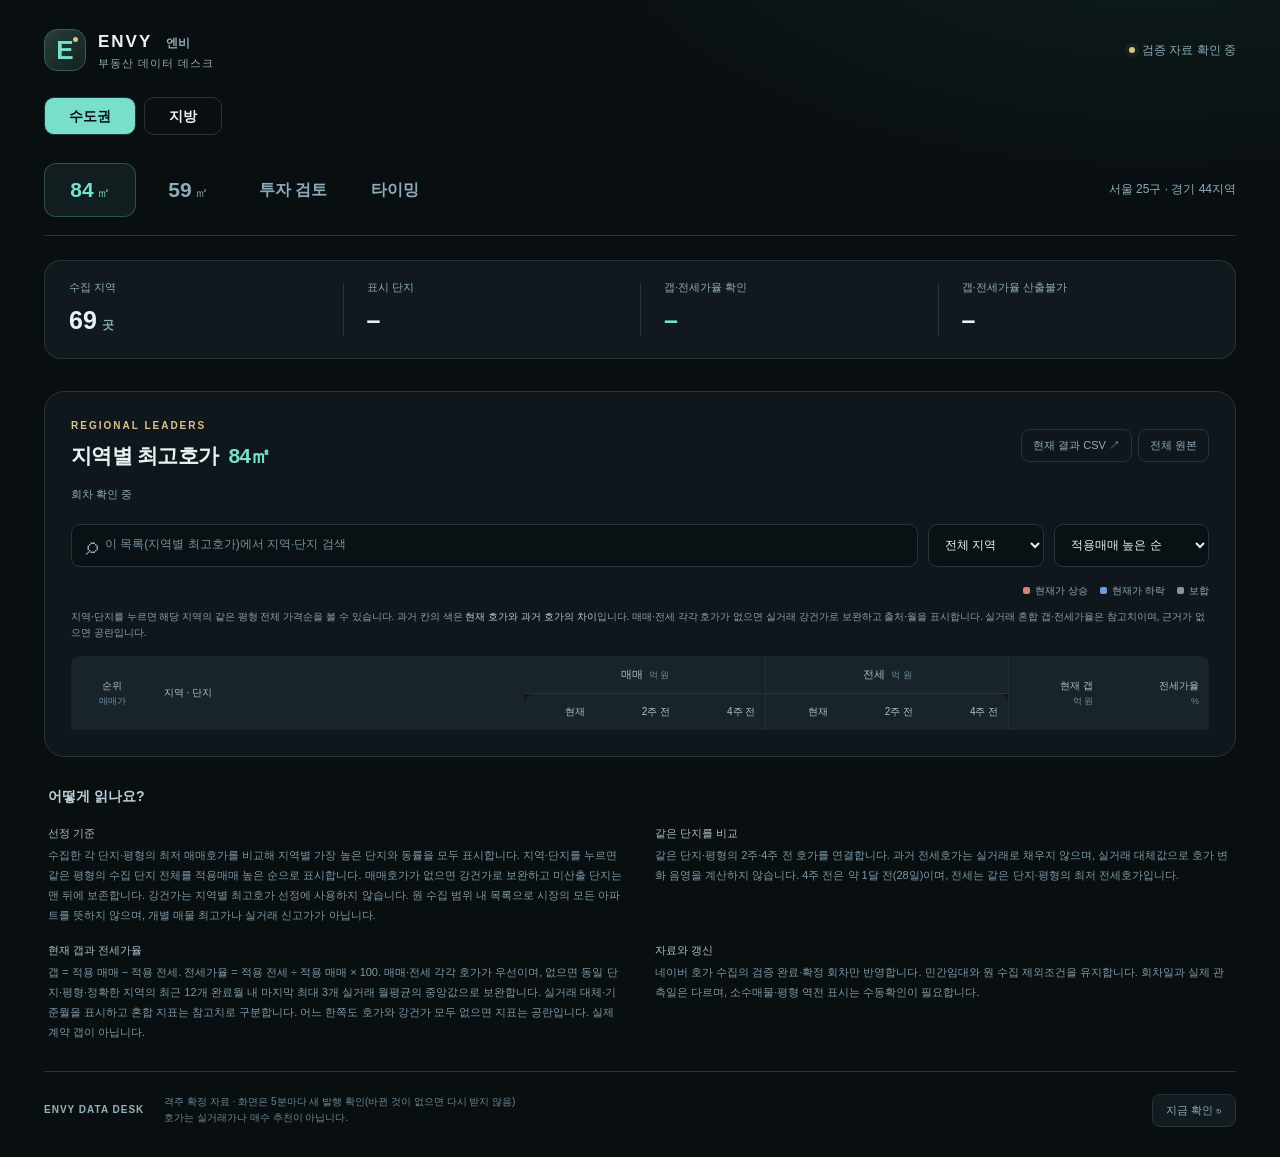
<file: index.html>
<!doctype html><html lang="ko"><meta charset="utf-8"><meta name="viewport" content="width=device-width"><meta http-equiv="refresh" content="0;url=84/"><title>엔비 부동산 대시보드</title><a href="84/">84㎡</a> · <a href="59/">59㎡</a></html>
</file>
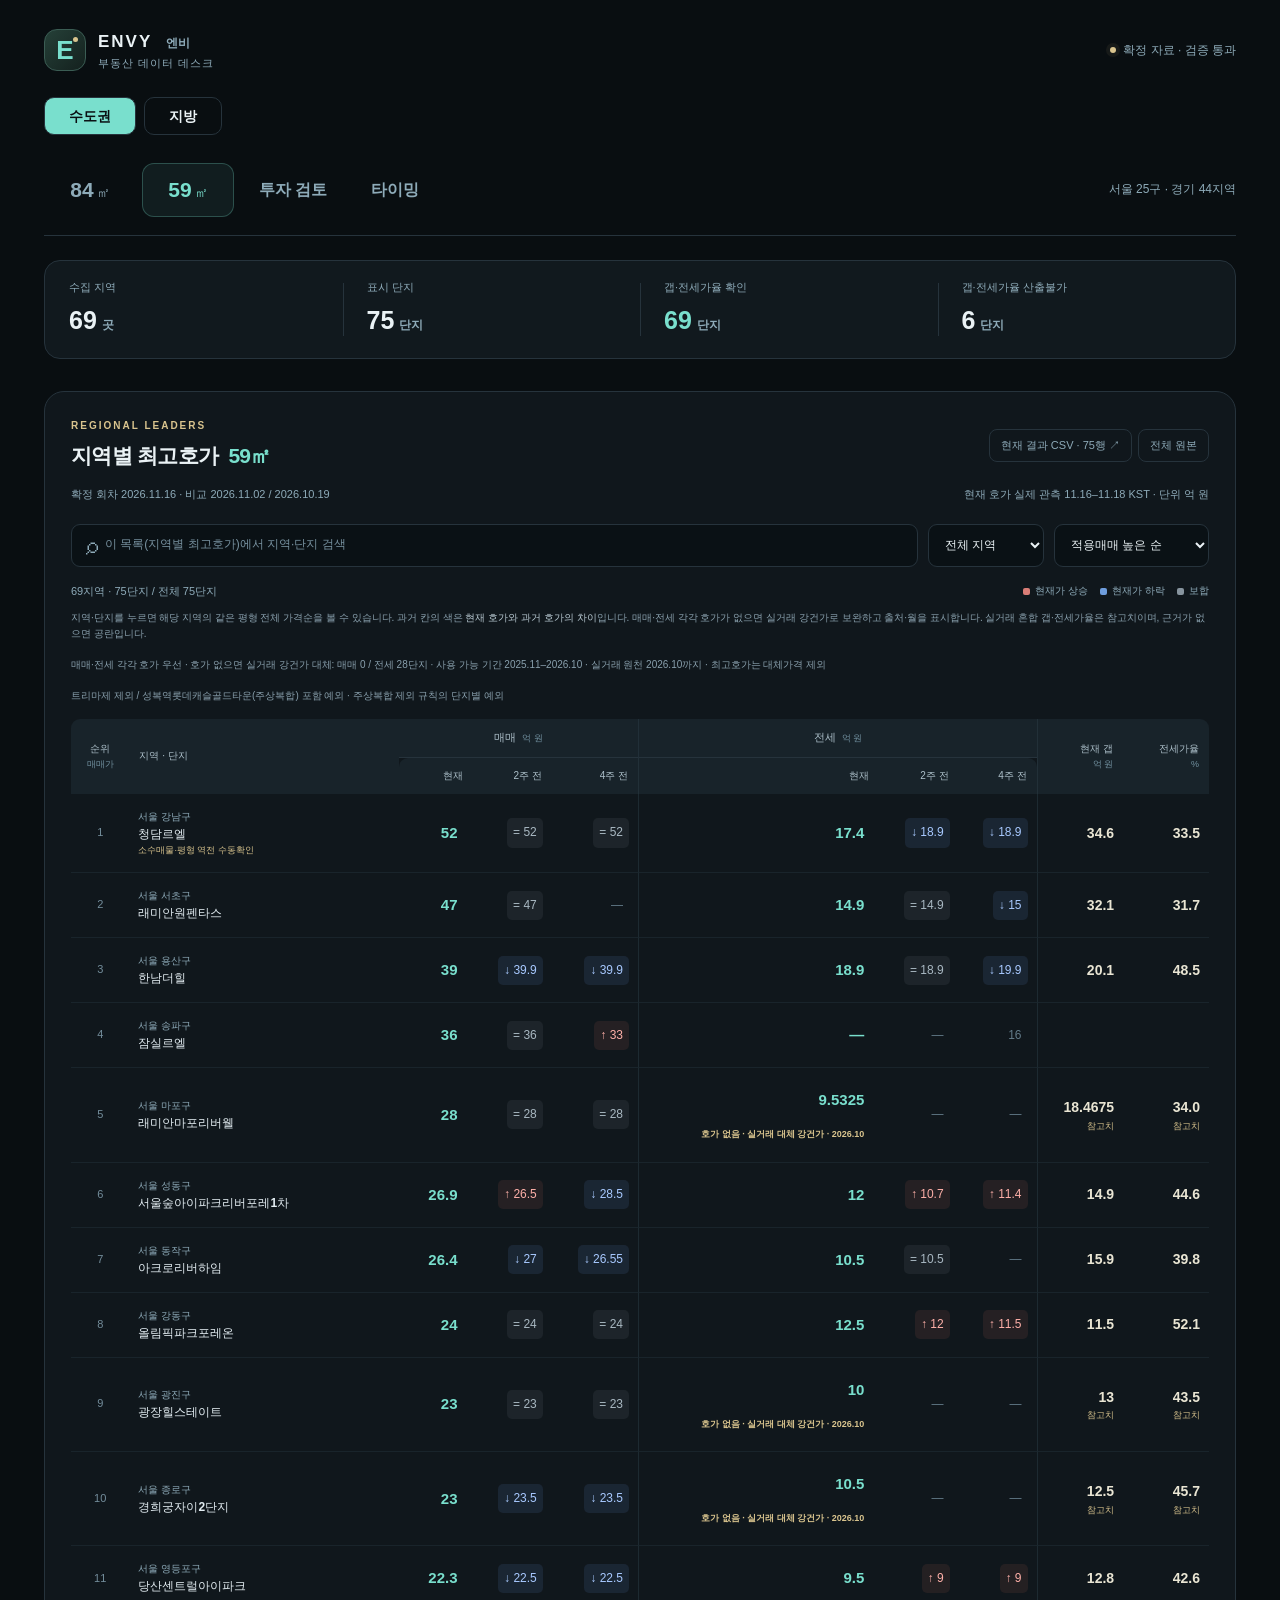
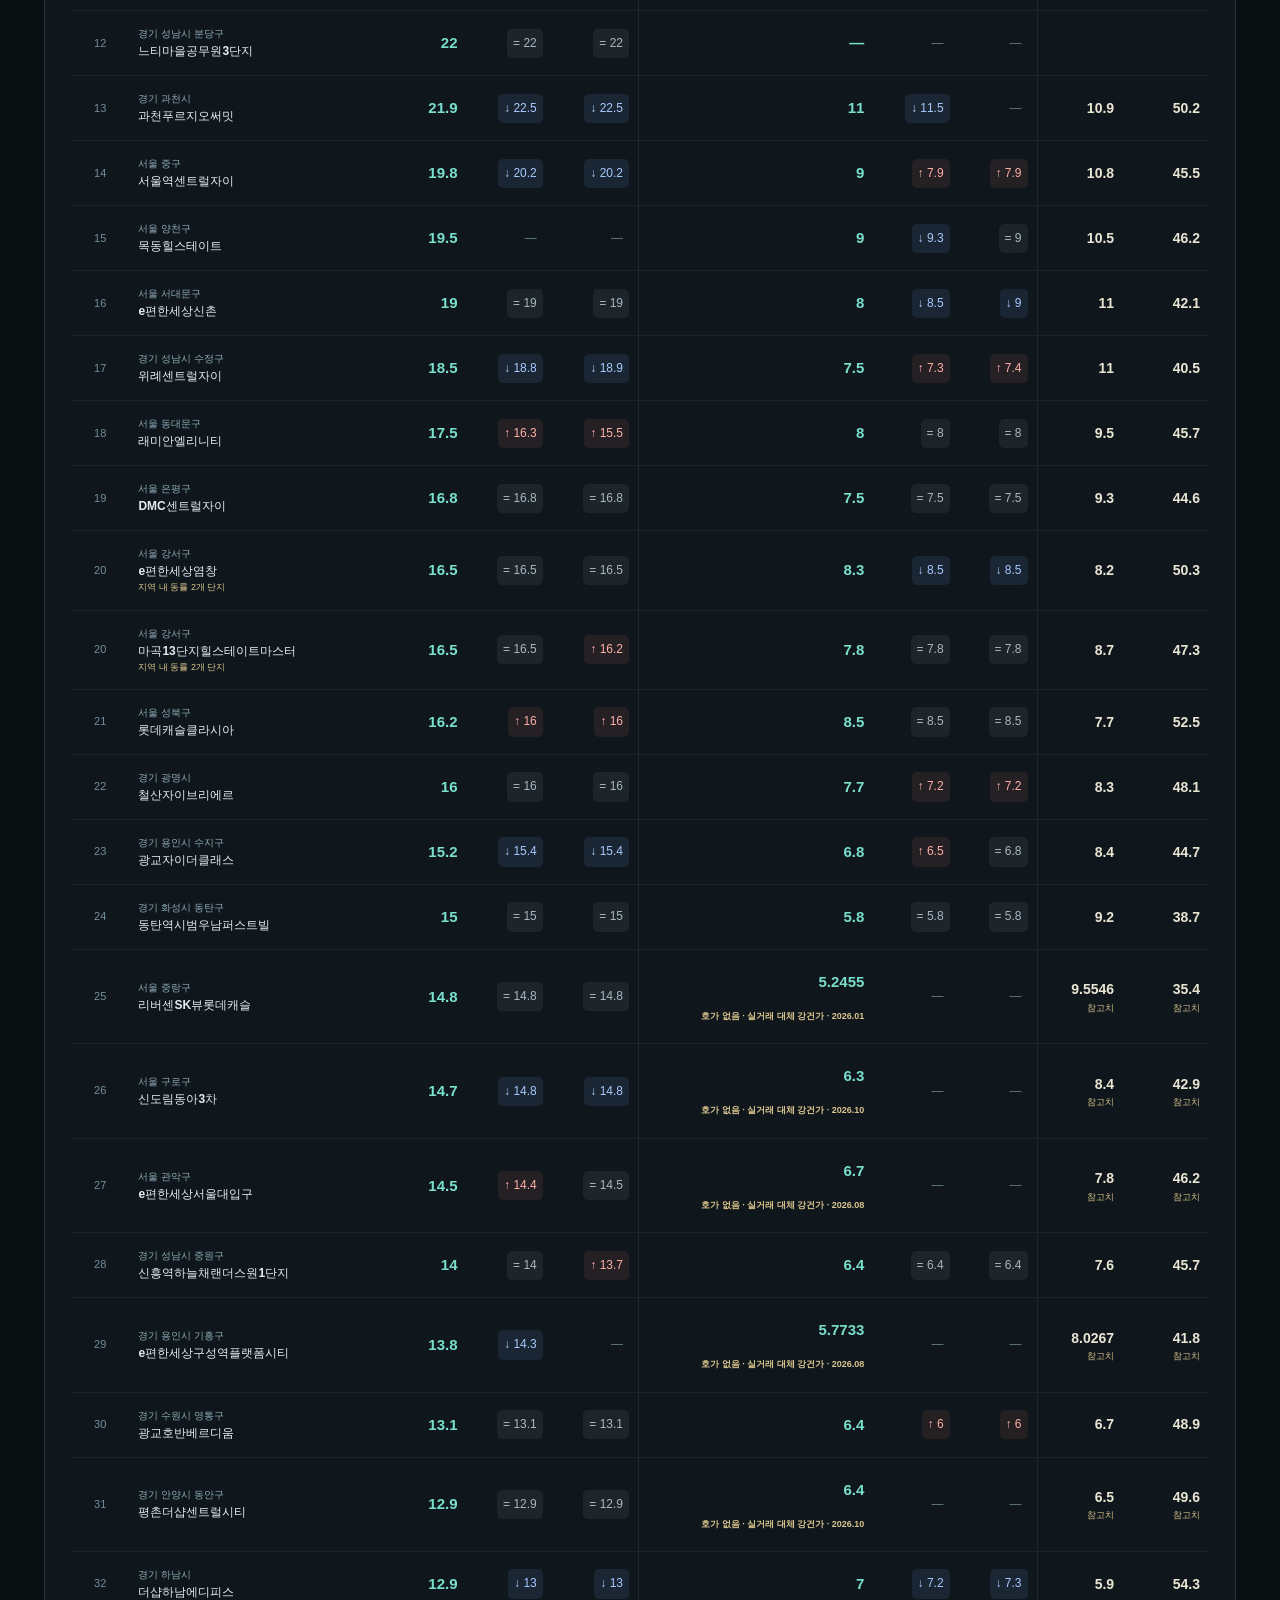
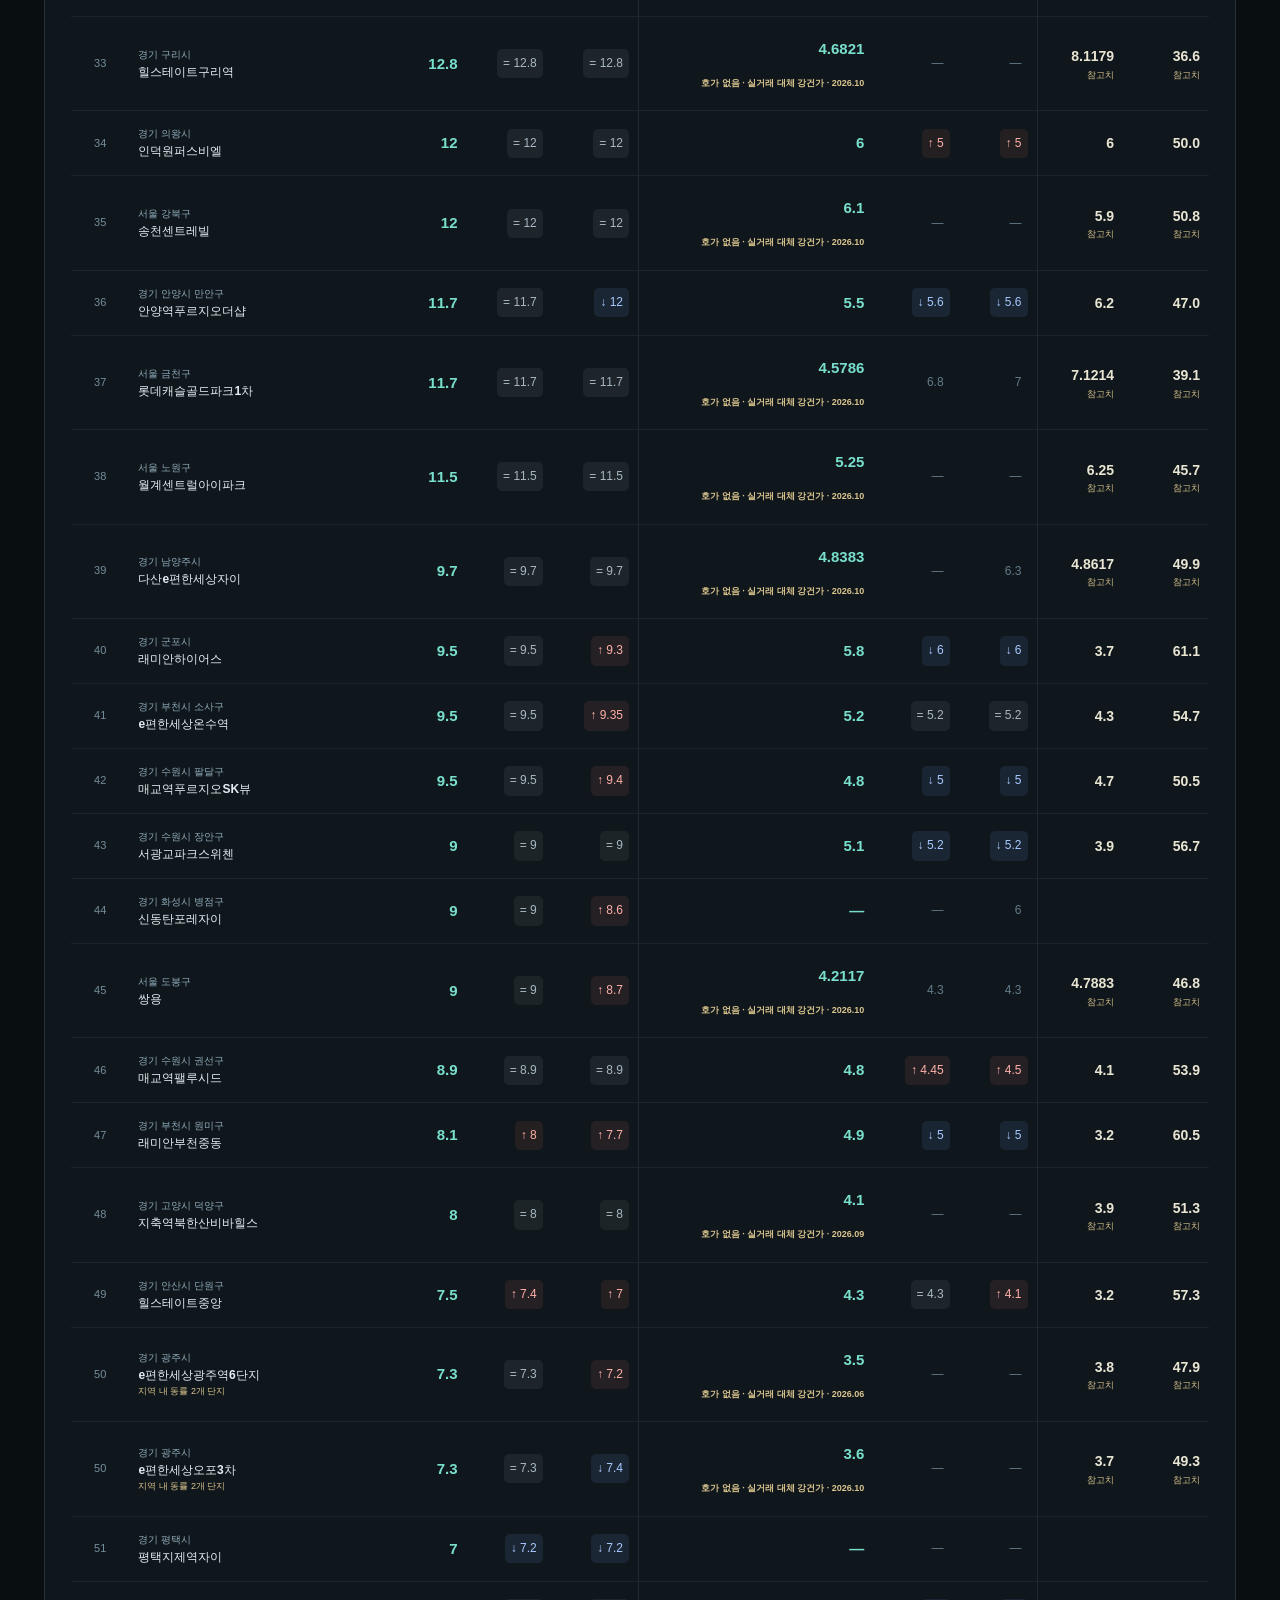
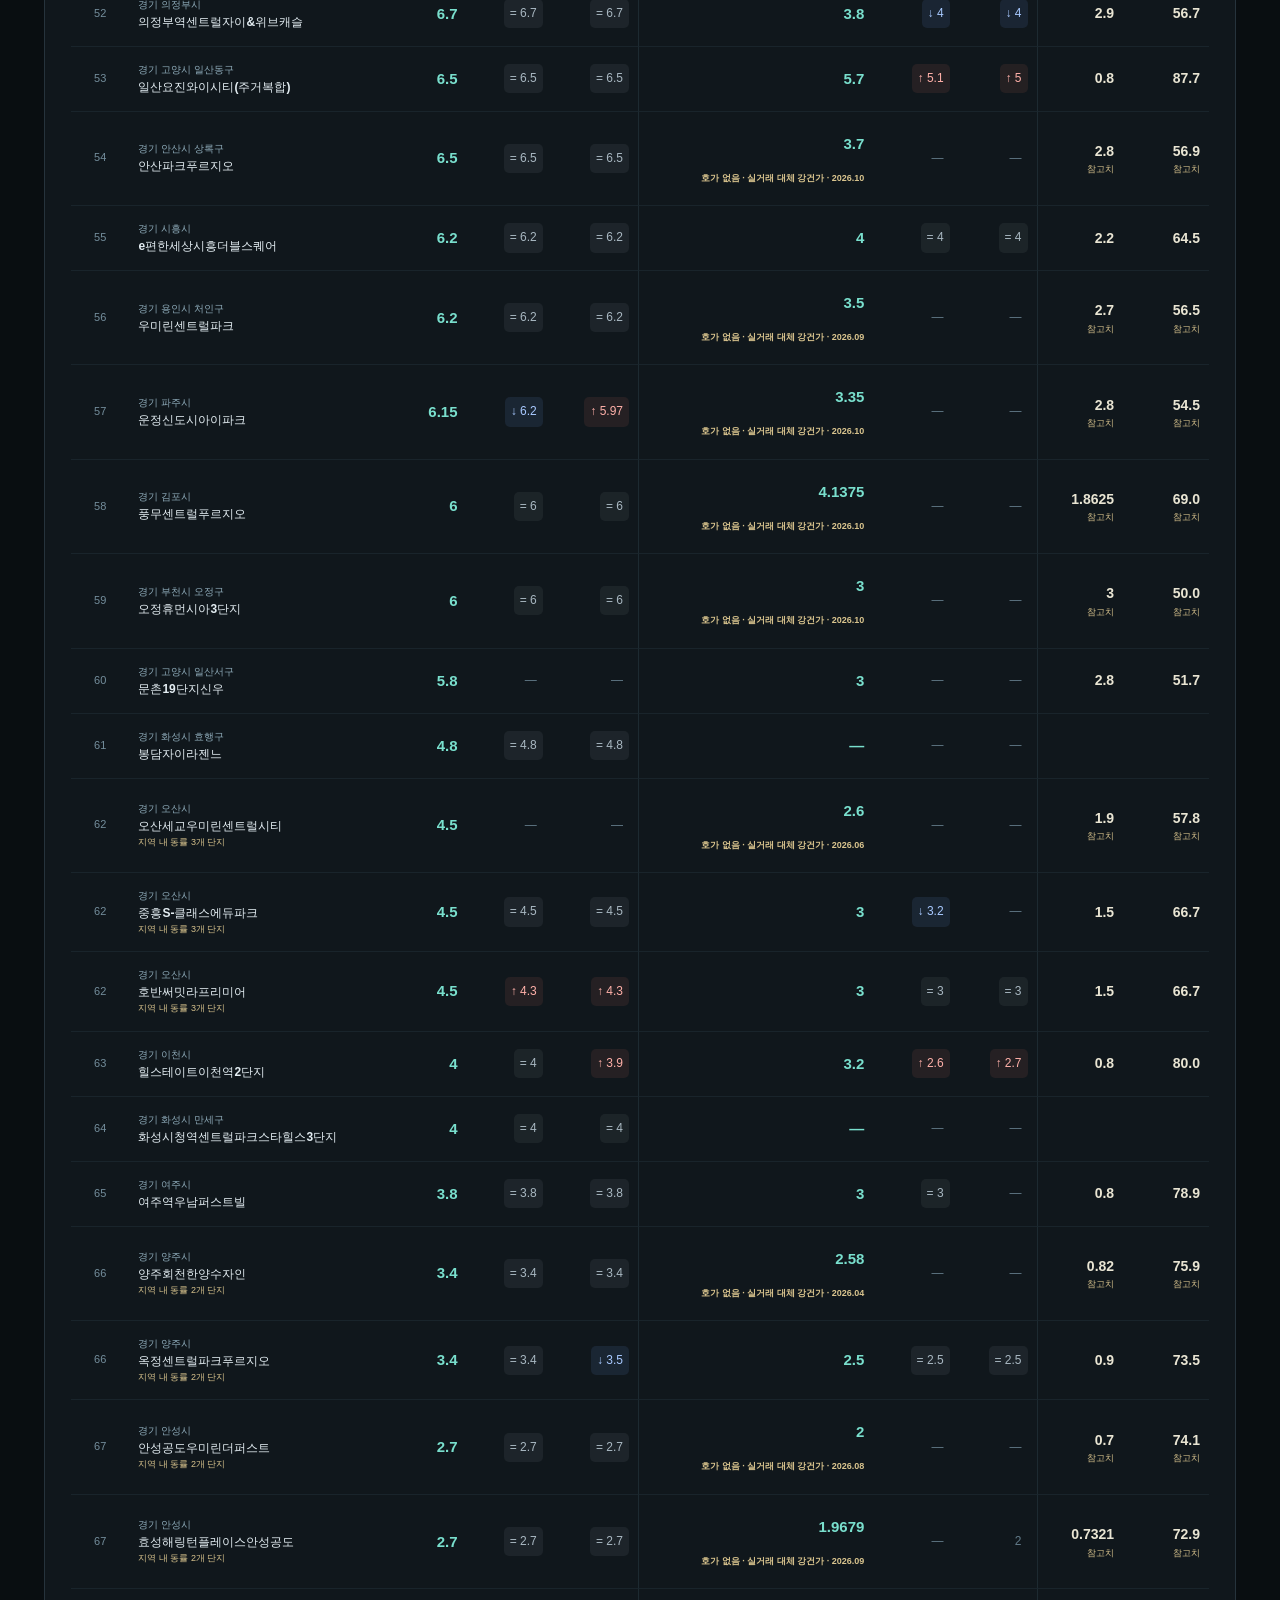
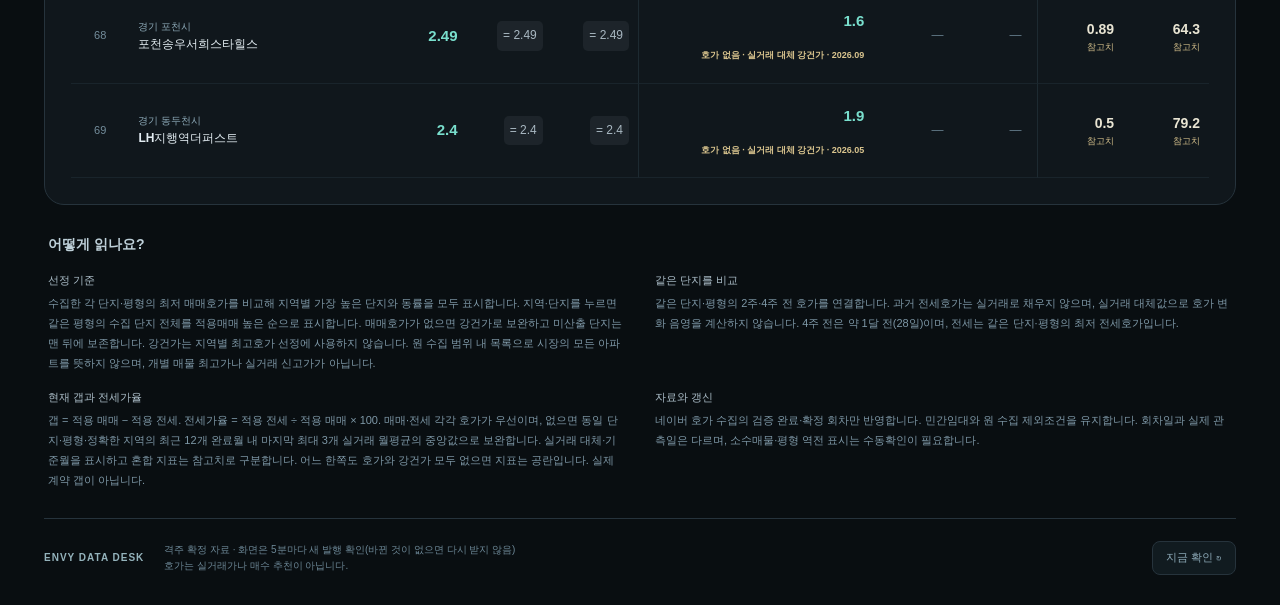
<file: 59/index.html>
<!doctype html>
<html lang="ko"><head><meta charset="utf-8"><meta name="viewport" content="width=device-width,initial-scale=1"><meta name="theme-color" content="#090e11"><meta name="description" content="엔비의 서울·경기 69지역 최고호가 아파트. 매매·전세·호가갭·전세가율을 평형별로 확인합니다."><title>엔비 · 59㎡ 최고호가 대시보드</title><link rel="stylesheet" href="../static/site.css?v=8a80840de02d"><script defer src="../static/app.js?v=f68f5261d97c"></script></head>
<body data-area="59" data-lane="capital">
<div class="shell">
<header class="topbar"><a class="brand" href="../84/" aria-label="엔비 대시보드 홈"><span class="brand-icon" aria-hidden="true">E<span></span></span><span><strong>ENVY <span class="brand-word">엔비</span></strong><small>부동산 데이터 데스크</small></span></a><div class="connection"><span class="status-dot"></span><span id="connection">검증 자료 확인 중</span></div></header>
<nav class="lane-nav" aria-label="수집 권역"><a href="../59/" data-lane-tab="capital">수도권</a><a href="../local-59/" data-lane-tab="local_major">지방</a></nav>
<nav class="area-nav" aria-label="전용면적별 페이지"><a href="../84/" data-tab="84">84<span>㎡</span></a><a href="../59/" data-tab="59">59<span>㎡</span></a><a href="../invest/" class="invest-tab">투자 검토</a><a href="../timing/" class="timing-tab">타이밍</a><span>서울 25구 · 경기 44지역</span></nav>
<main>
<a id="back-to-regions" class="back-link" href="./" hidden>← 지역별 최고호가로 돌아가기</a>

<section class="summary" aria-label="데이터 범위"><div><span>수집 지역</span><strong id="region-count">69<small>곳</small></strong></div><div><span>표시 단지</span><strong id="row-count">–</strong></div><div><span>갭·전세가율 확인</span><strong id="metric-count">–</strong></div><div><span>갭·전세가율 산출불가</span><strong id="missing-count">–</strong></div></section>
<div id="error" role="alert" hidden></div>
<section class="list-panel" aria-labelledby="list-title">
<div class="section-heading"><div><p class="eyebrow">REGIONAL LEADERS</p><h2 id="list-title">지역별 최고호가 <span>59㎡</span></h2></div><span class="downloads"><a id="download-csv" class="download" href="../data/59.csv" download>현재 결과 CSV <span aria-hidden="true">↗</span></a><a id="download-all" class="download" href="../data/59.csv" download>전체 원본</a></span></div>
<div class="data-meta"><p id="round-label">회차 확인 중</p><p id="observed-label"></p></div>
<div class="filters"><label class="search"><span aria-hidden="true">⌕</span><input id="search" type="search" autocomplete="off" placeholder="지역 또는 단지 검색" aria-label="지역 또는 단지 검색"></label><label><span class="sr-only">권역</span><select id="region"><option value="all">전체 지역</option><option value="서울">서울</option><option value="경기">경기</option></select></label><label><span class="sr-only">정렬</span><select id="sort"><option value="sale">적용매매 높은 순</option><option value="gap">갭 작은 순</option><option value="ratio">전세가율 높은 순</option></select></label></div>
<div class="list-toolbar"><p id="result-count" aria-live="polite"></p><div class="legend"><span><i class="up"></i>현재가 상승</span><span><i class="down"></i>현재가 하락</span><span><i class="flat"></i>보합</span></div></div>
<p class="table-help">지역·단지를 누르면 해당 지역의 같은 평형 전체 가격순을 볼 수 있습니다. 과거 칸의 색은 <strong>현재 호가와 과거 호가의 차이</strong>입니다. 매매·전세 각각 호가가 없으면 실거래 강건가로 보완하고 출처·월을 표시합니다. 실거래 혼합 갭·전세가율은 참고치이며, 근거가 없으면 공란입니다.</p><p id="coverage-notice" class="table-help" hidden></p><p id="history-notice" class="table-help" hidden></p><p id="rent-summary" class="table-help"></p><p id="collection-policy" class="table-help" hidden></p>
<div class="desktop-table"><table id="quotes"><caption class="sr-only">59㎡ 지역별 최고호가 매매·전세 비교</caption><thead><tr><th rowspan="2" scope="col" class="rank">순위<small>매매가</small></th><th rowspan="2" scope="col" class="identity">지역 · 단지</th><th colspan="3" scope="colgroup">매매 <small>억 원</small></th><th colspan="3" scope="colgroup" class="divider">전세 <small>억 원</small></th><th rowspan="2" scope="col" class="divider">현재 갭<small>억 원</small></th><th rowspan="2" scope="col">전세가율<small>%</small></th></tr><tr><th scope="col">현재</th><th scope="col">2주 전</th><th scope="col">4주 전</th><th scope="col" class="divider">현재</th><th scope="col">2주 전</th><th scope="col">4주 전</th></tr></thead><tbody id="rows"></tbody></table></div>
<div id="mobile-cards" class="mobile-cards"></div><p id="no-results" hidden>일치하는 지역·단지가 없습니다. 검색어나 권역을 바꿔보세요.</p>
</section>
<section class="method"><h2>어떻게 읽나요?</h2><div><p><strong>선정 기준</strong>수집한 각 단지·평형의 최저 매매호가를 비교해 지역별 가장 높은 단지와 동률을 모두 표시합니다. 지역·단지를 누르면 같은 평형의 수집 단지 전체를 적용매매 높은 순으로 표시합니다. 매매호가가 없으면 강건가로 보완하고 미산출 단지는 맨 뒤에 보존합니다. 강건가는 지역별 최고호가 선정에 사용하지 않습니다. 원 수집 범위 내 목록으로 시장의 모든 아파트를 뜻하지 않으며, 개별 매물 최고가나 실거래 신고가가 아닙니다.</p><p><strong>같은 단지를 비교</strong>같은 단지·평형의 2주·4주 전 호가를 연결합니다. 과거 전세호가는 실거래로 채우지 않으며, 실거래 대체값으로 호가 변화 음영을 계산하지 않습니다. 4주 전은 약 1달 전(28일)이며, 전세는 같은 단지·평형의 최저 전세호가입니다.</p><p><strong>현재 갭과 전세가율</strong>갭 = 적용 매매 − 적용 전세. 전세가율 = 적용 전세 ÷ 적용 매매 × 100. 매매·전세 각각 호가가 우선이며, 없으면 동일 단지·평형·정확한 지역의 최근 12개 완료월 내 마지막 최대 3개 실거래 월평균의 중앙값으로 보완합니다. 실거래 대체·기준월을 표시하고 혼합 지표는 참고치로 구분합니다. 어느 한쪽도 호가와 강건가 모두 없으면 지표는 공란입니다. 실제 계약 갭이 아닙니다.</p><p><strong>자료와 갱신</strong>네이버 호가 수집의 검증 완료·확정 회차만 반영합니다. 민간임대와 원 수집 제외조건을 유지합니다. 회차일과 실제 관측일은 다르며, 소수매물·평형 역전 표시는 수동확인이 필요합니다.</p></div></section>
</main><footer><span>ENVY DATA DESK</span><p>격주 확정 자료 · 화면은 5분마다 새 발행 확인(바뀐 것이 없으면 다시 받지 않음)<br>호가는 실거래가나 매수 추천이 아닙니다.</p><button id="refresh" type="button" title="새 발행을 다시 받아 확인합니다. 새 호가를 수집하는 버튼이 아닙니다.">지금 확인 ↻</button></footer>
</div><noscript>JavaScript를 켜면 검색과 정렬을 이용할 수 있습니다. <a href="../data/59.csv">전체 CSV</a>에서도 모든 값을 확인할 수 있습니다.</noscript>
</body></html>
</file>
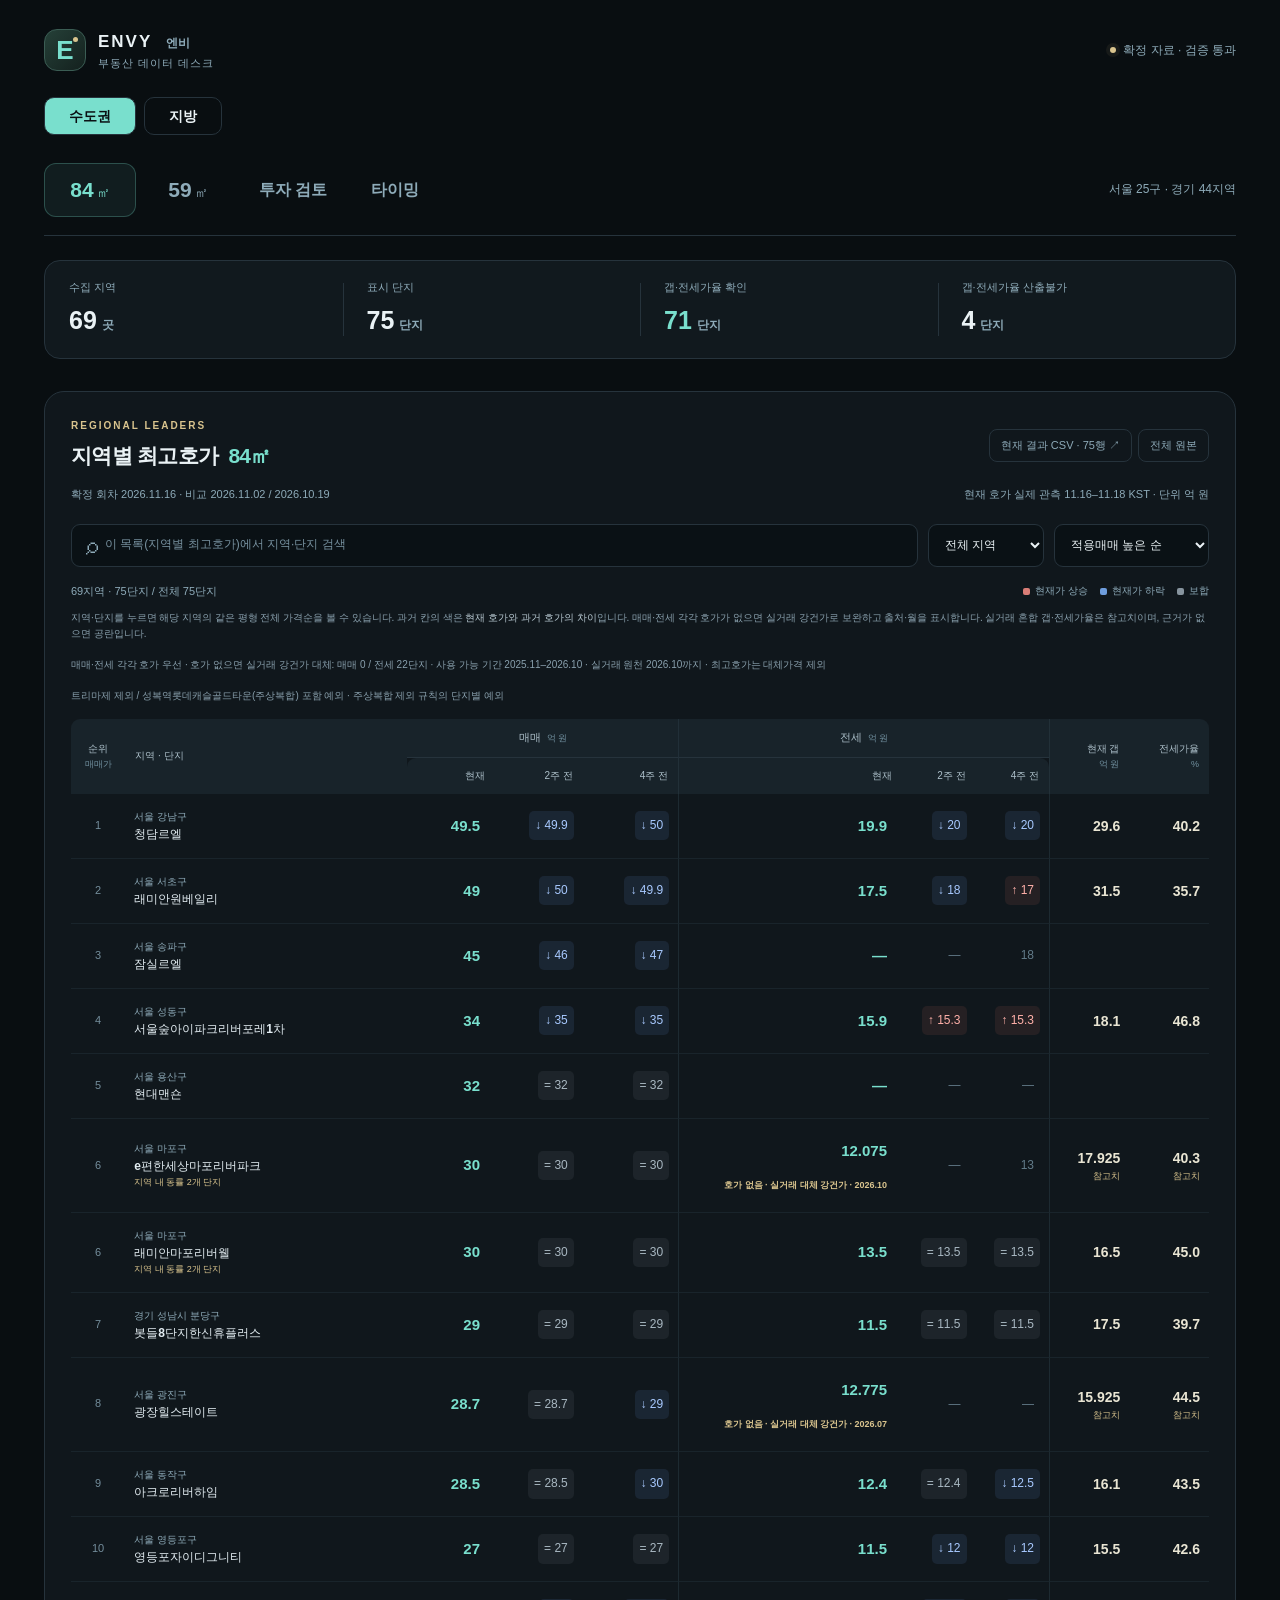
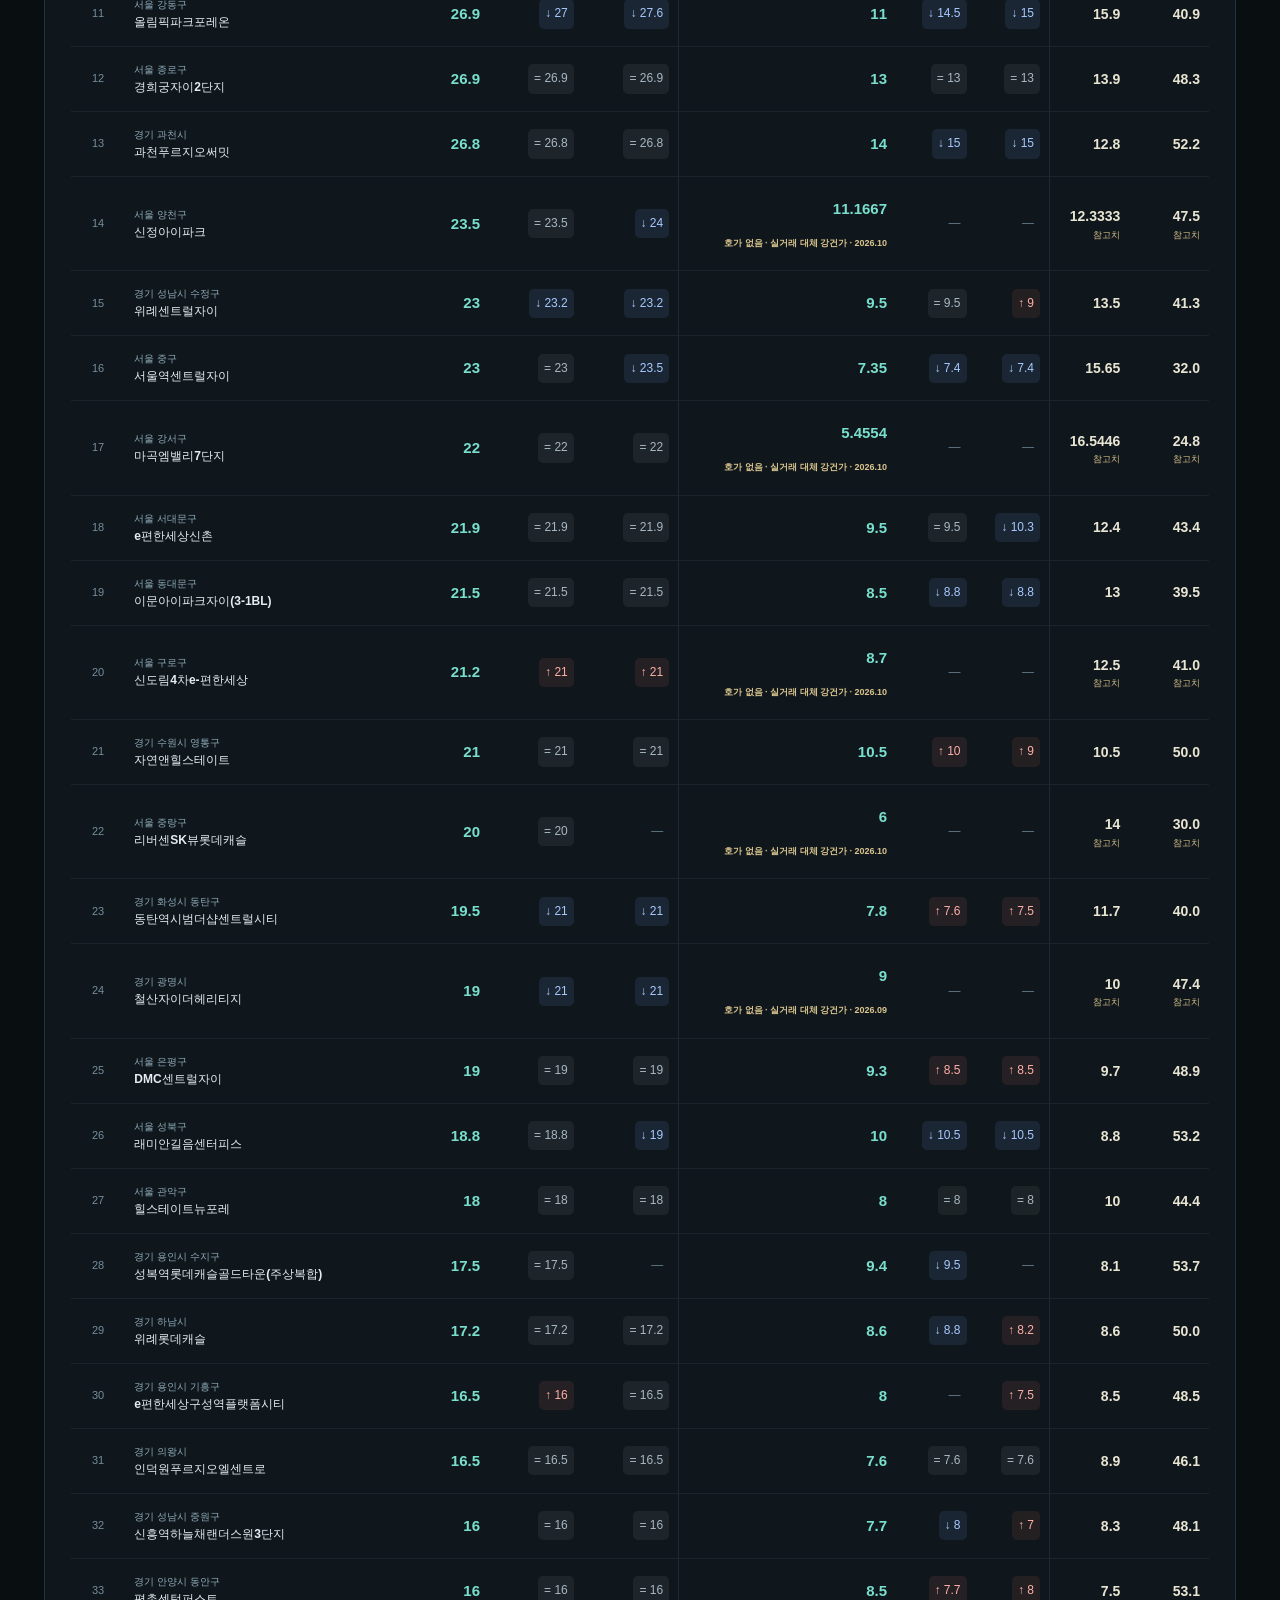
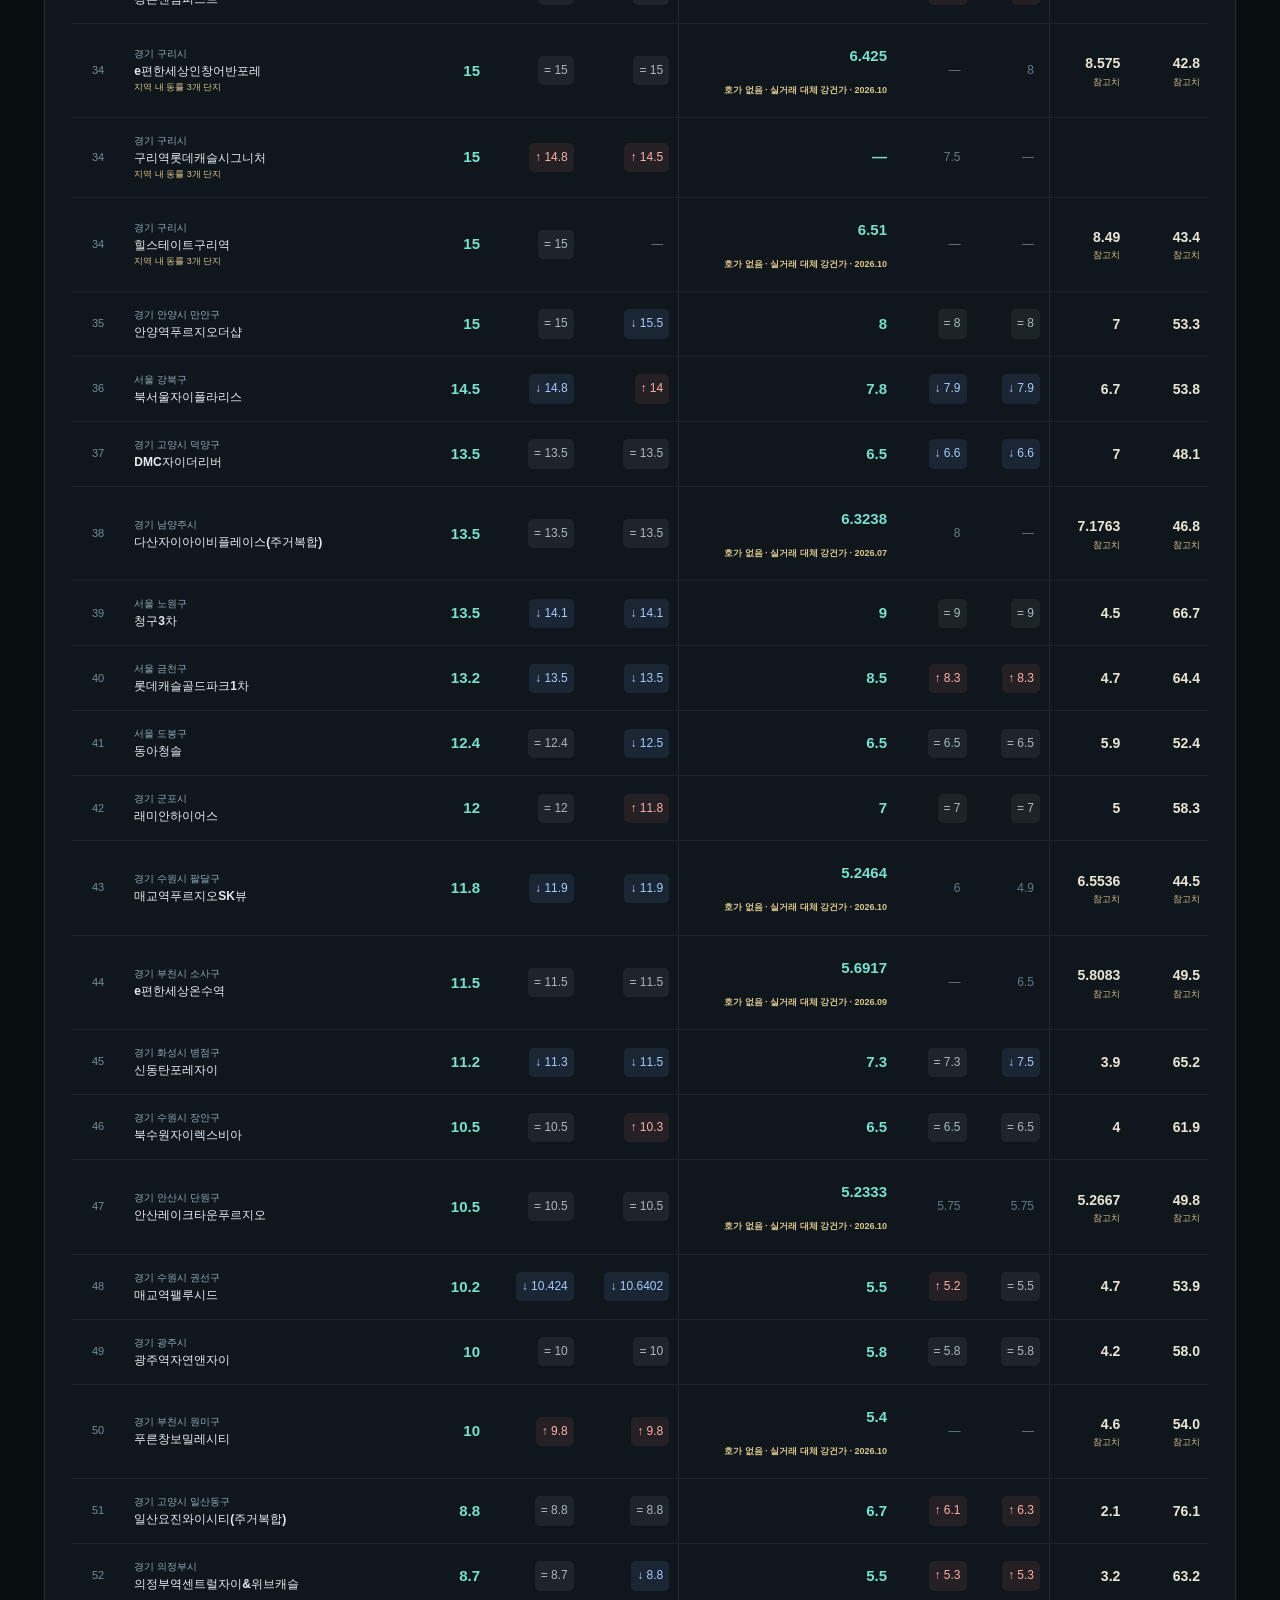
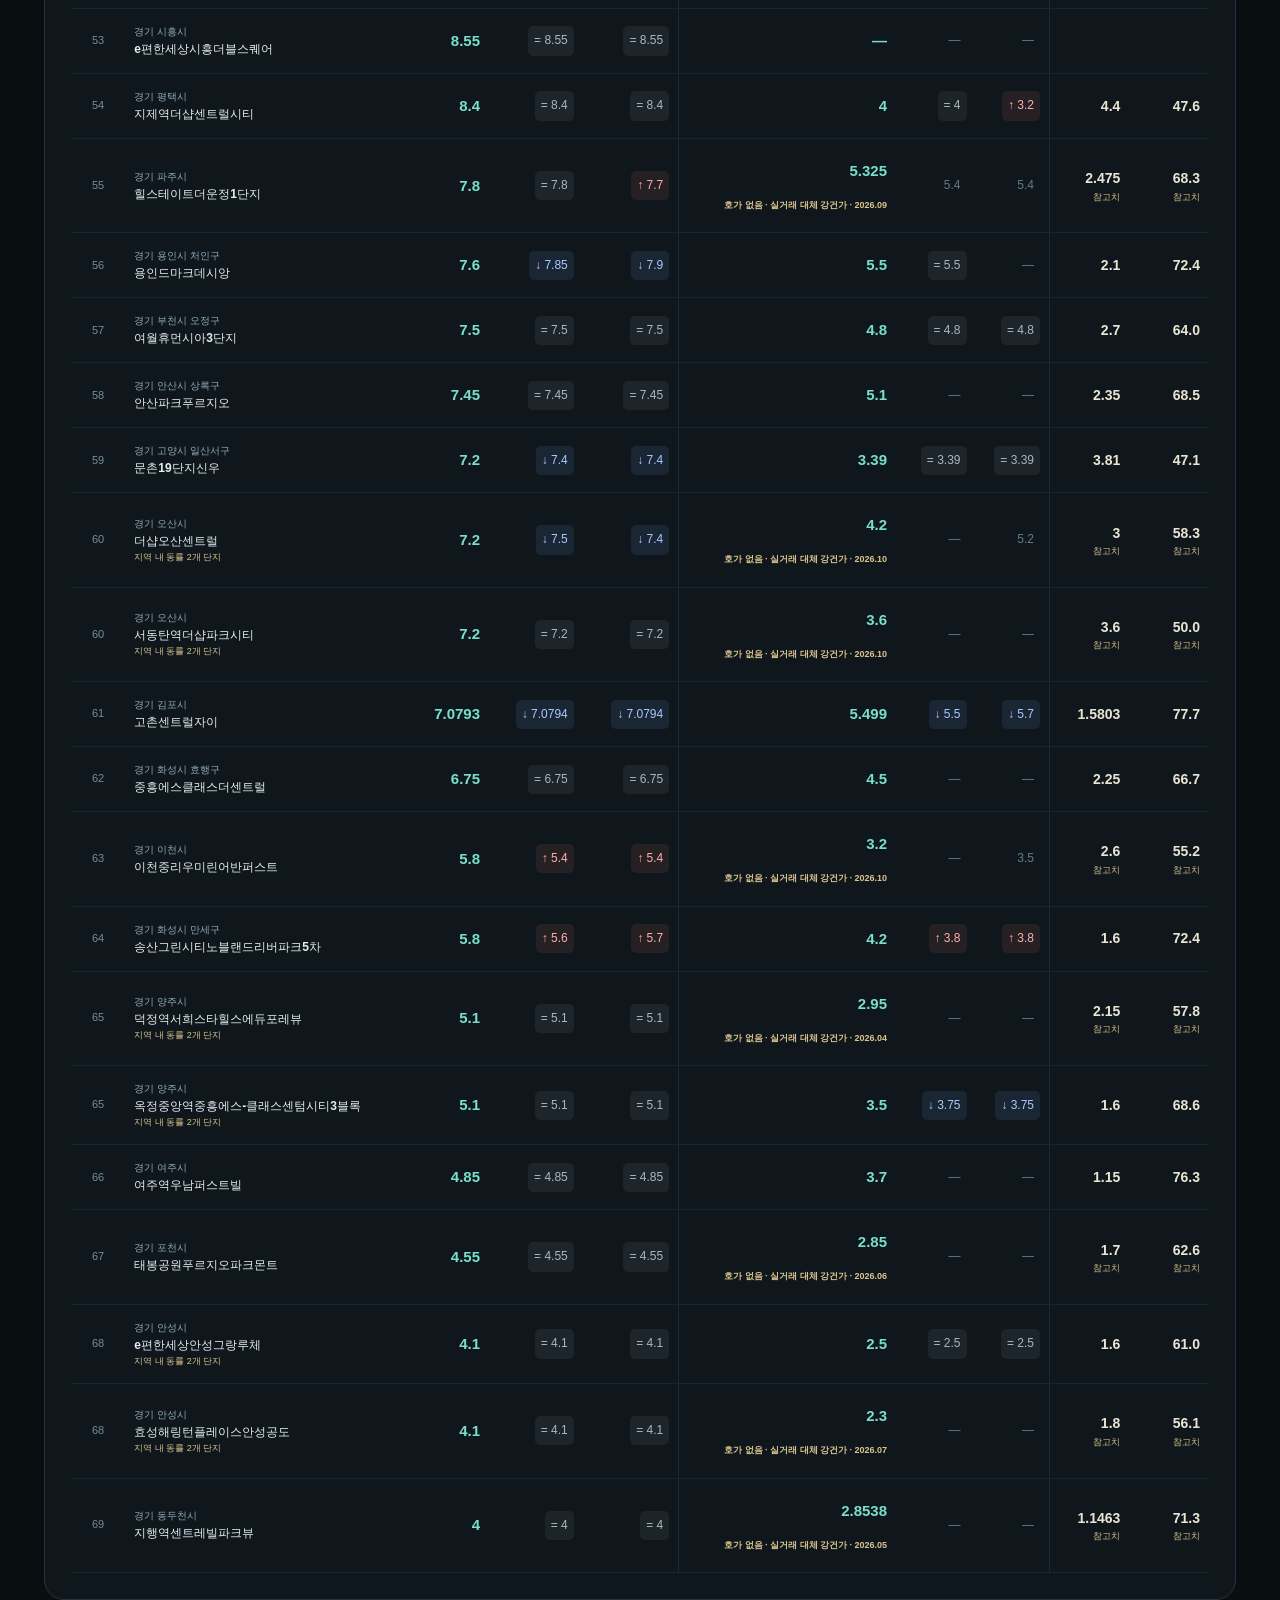
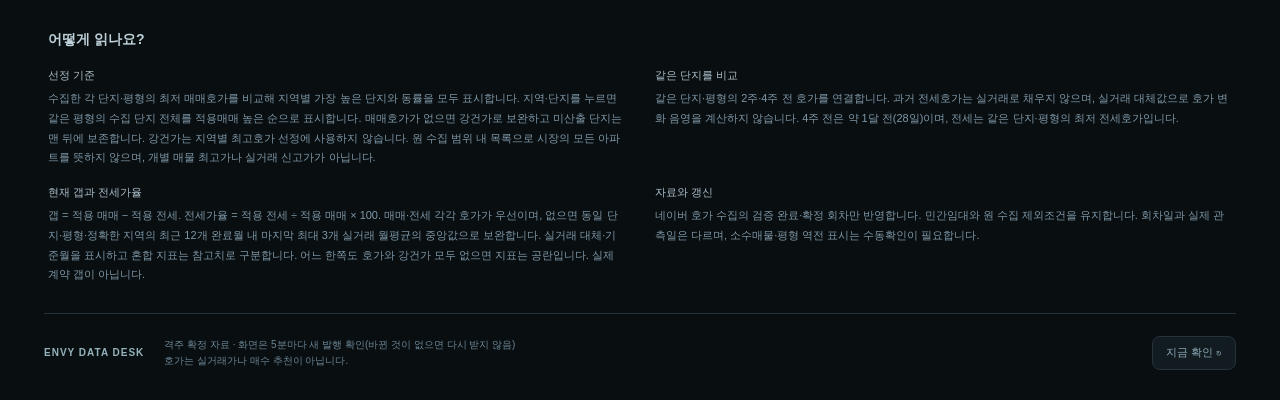
<file: 84/index.html>
<!doctype html>
<html lang="ko"><head><meta charset="utf-8"><meta name="viewport" content="width=device-width,initial-scale=1"><meta name="theme-color" content="#090e11"><meta name="description" content="엔비의 서울·경기 69지역 최고호가 아파트. 매매·전세·호가갭·전세가율을 평형별로 확인합니다."><title>엔비 · 84㎡ 최고호가 대시보드</title><link rel="stylesheet" href="../static/site.css?v=8a80840de02d"><script defer src="../static/app.js?v=f68f5261d97c"></script></head>
<body data-area="84" data-lane="capital">
<div class="shell">
<header class="topbar"><a class="brand" href="../84/" aria-label="엔비 대시보드 홈"><span class="brand-icon" aria-hidden="true">E<span></span></span><span><strong>ENVY <span class="brand-word">엔비</span></strong><small>부동산 데이터 데스크</small></span></a><div class="connection"><span class="status-dot"></span><span id="connection">검증 자료 확인 중</span></div></header>
<nav class="lane-nav" aria-label="수집 권역"><a href="../84/" data-lane-tab="capital">수도권</a><a href="../local-84/" data-lane-tab="local_major">지방</a></nav>
<nav class="area-nav" aria-label="전용면적별 페이지"><a href="../84/" data-tab="84">84<span>㎡</span></a><a href="../59/" data-tab="59">59<span>㎡</span></a><a href="../invest/" class="invest-tab">투자 검토</a><a href="../timing/" class="timing-tab">타이밍</a><span>서울 25구 · 경기 44지역</span></nav>
<main>
<a id="back-to-regions" class="back-link" href="./" hidden>← 지역별 최고호가로 돌아가기</a>

<section class="summary" aria-label="데이터 범위"><div><span>수집 지역</span><strong id="region-count">69<small>곳</small></strong></div><div><span>표시 단지</span><strong id="row-count">–</strong></div><div><span>갭·전세가율 확인</span><strong id="metric-count">–</strong></div><div><span>갭·전세가율 산출불가</span><strong id="missing-count">–</strong></div></section>
<div id="error" role="alert" hidden></div>
<section class="list-panel" aria-labelledby="list-title">
<div class="section-heading"><div><p class="eyebrow">REGIONAL LEADERS</p><h2 id="list-title">지역별 최고호가 <span>84㎡</span></h2></div><span class="downloads"><a id="download-csv" class="download" href="../data/84.csv" download>현재 결과 CSV <span aria-hidden="true">↗</span></a><a id="download-all" class="download" href="../data/84.csv" download>전체 원본</a></span></div>
<div class="data-meta"><p id="round-label">회차 확인 중</p><p id="observed-label"></p></div>
<div class="filters"><label class="search"><span aria-hidden="true">⌕</span><input id="search" type="search" autocomplete="off" placeholder="지역 또는 단지 검색" aria-label="지역 또는 단지 검색"></label><label><span class="sr-only">권역</span><select id="region"><option value="all">전체 지역</option><option value="서울">서울</option><option value="경기">경기</option></select></label><label><span class="sr-only">정렬</span><select id="sort"><option value="sale">적용매매 높은 순</option><option value="gap">갭 작은 순</option><option value="ratio">전세가율 높은 순</option></select></label></div>
<div class="list-toolbar"><p id="result-count" aria-live="polite"></p><div class="legend"><span><i class="up"></i>현재가 상승</span><span><i class="down"></i>현재가 하락</span><span><i class="flat"></i>보합</span></div></div>
<p class="table-help">지역·단지를 누르면 해당 지역의 같은 평형 전체 가격순을 볼 수 있습니다. 과거 칸의 색은 <strong>현재 호가와 과거 호가의 차이</strong>입니다. 매매·전세 각각 호가가 없으면 실거래 강건가로 보완하고 출처·월을 표시합니다. 실거래 혼합 갭·전세가율은 참고치이며, 근거가 없으면 공란입니다.</p><p id="coverage-notice" class="table-help" hidden></p><p id="history-notice" class="table-help" hidden></p><p id="rent-summary" class="table-help"></p><p id="collection-policy" class="table-help" hidden></p>
<div class="desktop-table"><table id="quotes"><caption class="sr-only">84㎡ 지역별 최고호가 매매·전세 비교</caption><thead><tr><th rowspan="2" scope="col" class="rank">순위<small>매매가</small></th><th rowspan="2" scope="col" class="identity">지역 · 단지</th><th colspan="3" scope="colgroup">매매 <small>억 원</small></th><th colspan="3" scope="colgroup" class="divider">전세 <small>억 원</small></th><th rowspan="2" scope="col" class="divider">현재 갭<small>억 원</small></th><th rowspan="2" scope="col">전세가율<small>%</small></th></tr><tr><th scope="col">현재</th><th scope="col">2주 전</th><th scope="col">4주 전</th><th scope="col" class="divider">현재</th><th scope="col">2주 전</th><th scope="col">4주 전</th></tr></thead><tbody id="rows"></tbody></table></div>
<div id="mobile-cards" class="mobile-cards"></div><p id="no-results" hidden>일치하는 지역·단지가 없습니다. 검색어나 권역을 바꿔보세요.</p>
</section>
<section class="method"><h2>어떻게 읽나요?</h2><div><p><strong>선정 기준</strong>수집한 각 단지·평형의 최저 매매호가를 비교해 지역별 가장 높은 단지와 동률을 모두 표시합니다. 지역·단지를 누르면 같은 평형의 수집 단지 전체를 적용매매 높은 순으로 표시합니다. 매매호가가 없으면 강건가로 보완하고 미산출 단지는 맨 뒤에 보존합니다. 강건가는 지역별 최고호가 선정에 사용하지 않습니다. 원 수집 범위 내 목록으로 시장의 모든 아파트를 뜻하지 않으며, 개별 매물 최고가나 실거래 신고가가 아닙니다.</p><p><strong>같은 단지를 비교</strong>같은 단지·평형의 2주·4주 전 호가를 연결합니다. 과거 전세호가는 실거래로 채우지 않으며, 실거래 대체값으로 호가 변화 음영을 계산하지 않습니다. 4주 전은 약 1달 전(28일)이며, 전세는 같은 단지·평형의 최저 전세호가입니다.</p><p><strong>현재 갭과 전세가율</strong>갭 = 적용 매매 − 적용 전세. 전세가율 = 적용 전세 ÷ 적용 매매 × 100. 매매·전세 각각 호가가 우선이며, 없으면 동일 단지·평형·정확한 지역의 최근 12개 완료월 내 마지막 최대 3개 실거래 월평균의 중앙값으로 보완합니다. 실거래 대체·기준월을 표시하고 혼합 지표는 참고치로 구분합니다. 어느 한쪽도 호가와 강건가 모두 없으면 지표는 공란입니다. 실제 계약 갭이 아닙니다.</p><p><strong>자료와 갱신</strong>네이버 호가 수집의 검증 완료·확정 회차만 반영합니다. 민간임대와 원 수집 제외조건을 유지합니다. 회차일과 실제 관측일은 다르며, 소수매물·평형 역전 표시는 수동확인이 필요합니다.</p></div></section>
</main><footer><span>ENVY DATA DESK</span><p>격주 확정 자료 · 화면은 5분마다 새 발행 확인(바뀐 것이 없으면 다시 받지 않음)<br>호가는 실거래가나 매수 추천이 아닙니다.</p><button id="refresh" type="button" title="새 발행을 다시 받아 확인합니다. 새 호가를 수집하는 버튼이 아닙니다.">지금 확인 ↻</button></footer>
</div><noscript>JavaScript를 켜면 검색과 정렬을 이용할 수 있습니다. <a href="../data/84.csv">전체 CSV</a>에서도 모든 값을 확인할 수 있습니다.</noscript>
</body></html>
</file>
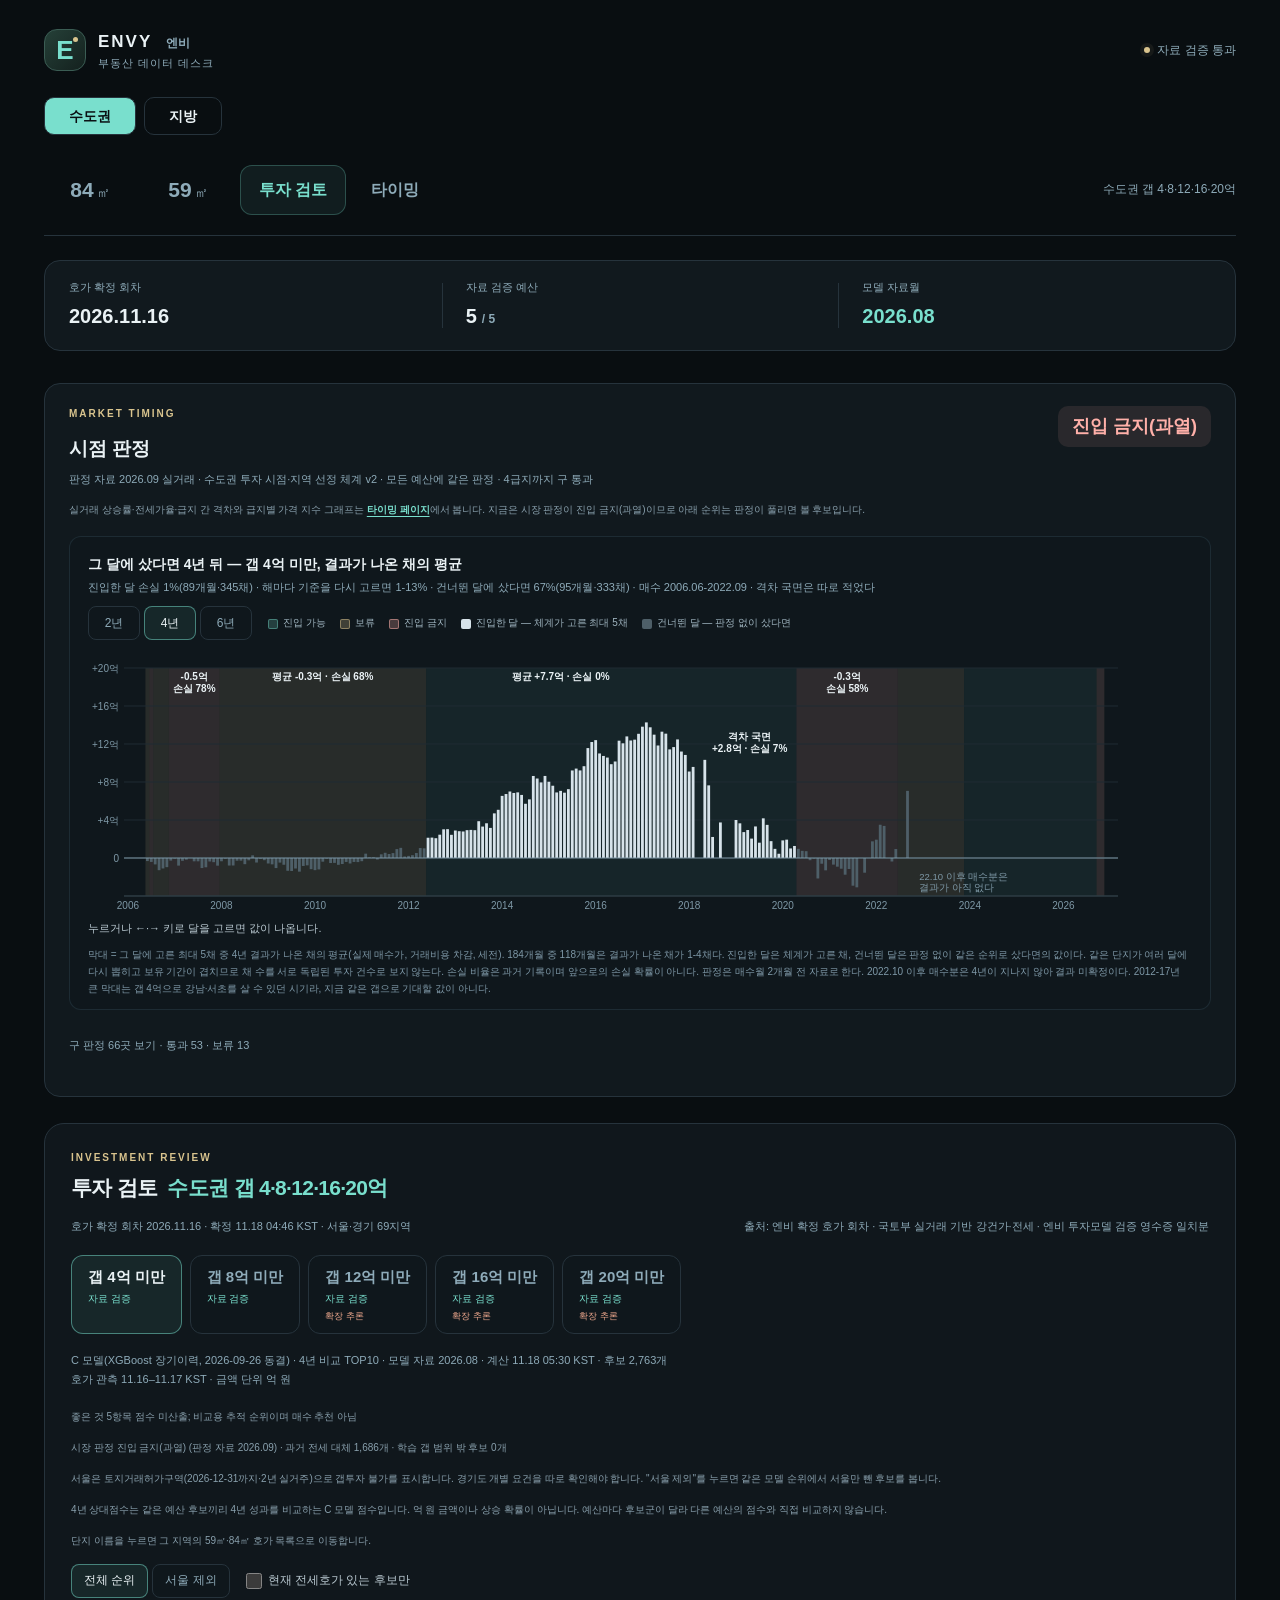
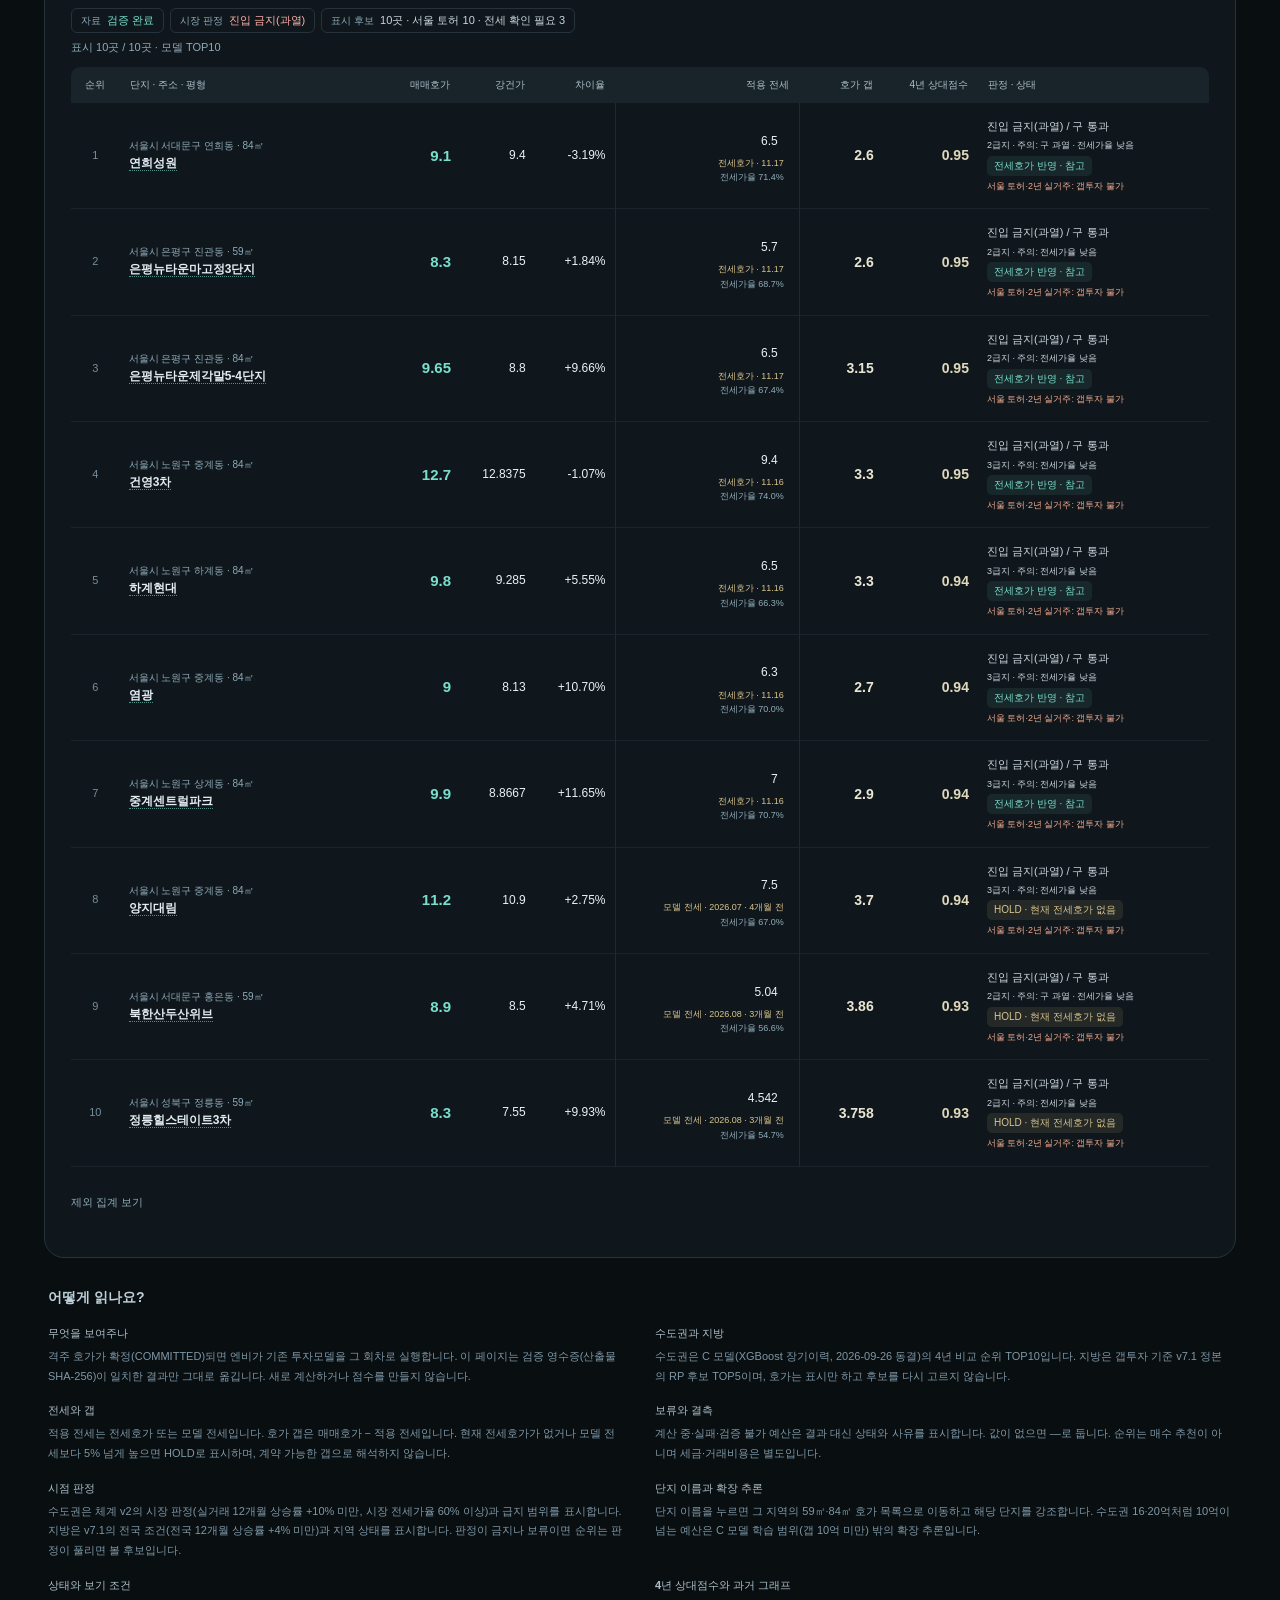
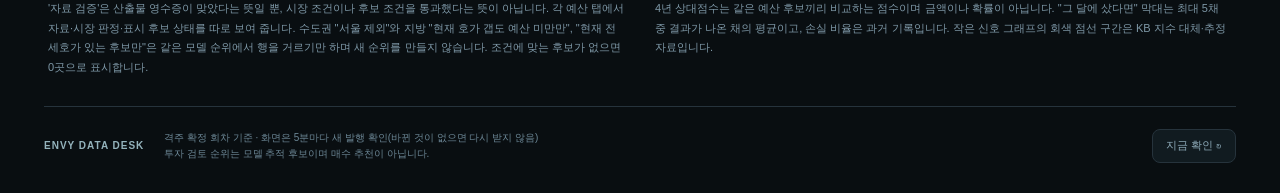
<file: invest/index.html>
<!doctype html>
<html lang="ko"><head><meta charset="utf-8"><meta name="viewport" content="width=device-width,initial-scale=1"><meta name="theme-color" content="#090e11"><meta name="description" content="엔비 수도권 투자 검토. 확정 호가 회차 뒤 투자모델(갭 4·8·12·16·20억)의 검증 완료 산출물을 표시합니다."><title>엔비 · 수도권 투자 검토</title><link rel="stylesheet" href="../static/site.css?v=8a80840de02d"><script defer src="../static/invest.js?v=03a5b803f539"></script></head>
<body data-lane="capital" data-view="invest" data-data="invest">
<div class="shell">
<header class="topbar"><a class="brand" href="../84/" aria-label="엔비 대시보드 홈"><span class="brand-icon" aria-hidden="true">E<span></span></span><span><strong>ENVY <span class="brand-word">엔비</span></strong><small>부동산 데이터 데스크</small></span></a><div class="connection"><span class="status-dot"></span><span id="connection">검증 자료 확인 중</span></div></header>
<nav class="lane-nav" aria-label="수집 권역"><a href="../invest/" data-lane-tab="capital">수도권</a><a href="../local-invest/" data-lane-tab="local_major">지방</a></nav>
<nav class="area-nav" aria-label="전용면적별 페이지"><a href="../84/" data-tab="84">84<span>㎡</span></a><a href="../59/" data-tab="59">59<span>㎡</span></a><a href="./" class="invest-tab" aria-current="page">투자 검토</a><a href="../timing/" class="timing-tab">타이밍</a><span>수도권 갭 4·8·12·16·20억</span></nav>
<main>
<section class="summary inv-summary" aria-label="투자 검토 기준"><div><span>호가 확정 회차</span><strong id="round-value">–</strong></div><div><span>시장 판정</span><strong id="gate-value">–</strong></div><div><span>자료 검증 예산</span><strong id="ready-value">–</strong></div><div><span>모델 자료월</span><strong id="month-value">–</strong></div></section>
<div id="error" role="alert" hidden></div>
<section class="inv-timing" id="timing" aria-labelledby="timing-title" hidden><div class="inv-timing-head"><div><p class="eyebrow">MARKET TIMING</p><h2 id="timing-title">시점 판정</h2></div><strong id="timing-verdict" class="inv-verdict">–</strong></div><p class="inv-timing-sub" id="timing-sub"></p><div class="inv-rules" id="timing-rules"></div><p class="table-help" id="timing-help"></p><p class="inv-chart-hold" id="timing-charts-hold" hidden></p><div class="inv-charts" id="timing-charts" hidden><figure class="inv-figure"><figcaption><strong id="outcome-title">그 달에 샀다면 4년 뒤</strong><span id="outcome-sub"></span></figcaption><div class="inv-figure-tools"><div class="inv-seg" role="group" aria-label="보유 기간" id="outcome-toggle"></div><div class="inv-legend"><span><i class="box go"></i>진입 가능</span><span><i class="box wait"></i>보류</span><span><i class="box stop"></i>진입 금지</span><span><i class="box in"></i>진입한 달 — 체계가 고른 최대 5채</span><span><i class="box out"></i>건너뛴 달 — 판정 없이 샀다면</span></div></div><div class="inv-chart" id="chart-outcome"></div><p class="inv-chart-note" id="outcome-note"></p></figure></div><div class="inv-regions" id="timing-regions" hidden></div><details class="inv-details" id="timing-districts" hidden><summary id="timing-districts-label">구 판정 보기</summary><div class="inv-district-wrap" id="timing-district-body"></div></details></section>
<section class="list-panel" aria-labelledby="list-title">
<div class="section-heading"><div><p class="eyebrow">INVESTMENT REVIEW</p><h2 id="list-title">투자 검토 <span>수도권 갭 4·8·12·16·20억</span></h2></div></div>
<div class="data-meta"><p id="round-label">회차 확인 중</p><p id="source-label">출처: 엔비 확정 호가 회차 · 국토부 실거래 기반 강건가·전세 · 엔비 투자모델 검증 영수증 일치분</p></div>
<div class="inv-tabs" role="tablist" aria-label="갭 예산" id="budget-tabs"></div>
<div id="budget-panels"></div>
</section>
<section class="method"><h2>어떻게 읽나요?</h2><div><p><strong>무엇을 보여주나</strong>격주 호가가 확정(COMMITTED)되면 엔비가 기존 투자모델을 그 회차로 실행합니다. 이 페이지는 검증 영수증(산출물 SHA-256)이 일치한 결과만 그대로 옮깁니다. 새로 계산하거나 점수를 만들지 않습니다.</p><p><strong>수도권과 지방</strong>수도권은 C 모델(XGBoost 장기이력, 2026-09-26 동결)의 4년 비교 순위 TOP10입니다. 지방은 갭투자 기준 v7.1 정본의 RP 후보 TOP5이며, 호가는 표시만 하고 후보를 다시 고르지 않습니다.</p><p><strong>전세와 갭</strong>적용 전세는 전세호가 또는 모델 전세입니다. 호가 갭은 매매호가 − 적용 전세입니다. 현재 전세호가가 없거나 모델 전세보다 5% 넘게 높으면 HOLD로 표시하며, 계약 가능한 갭으로 해석하지 않습니다.</p><p><strong>보류와 결측</strong>계산 중·실패·검증 불가 예산은 결과 대신 상태와 사유를 표시합니다. 값이 없으면 —로 둡니다. 순위는 매수 추천이 아니며 세금·거래비용은 별도입니다.</p><p><strong>시점 판정</strong>수도권은 체계 v2의 시장 판정(실거래 12개월 상승률 +10% 미만, 시장 전세가율 60% 이상)과 급지 범위를 표시합니다. 지방은 v7.1의 전국 조건(전국 12개월 상승률 +4% 미만)과 지역 상태를 표시합니다. 판정이 금지나 보류이면 순위는 판정이 풀리면 볼 후보입니다.</p><p><strong>단지 이름과 확장 추론</strong>단지 이름을 누르면 그 지역의 59㎡·84㎡ 호가 목록으로 이동하고 해당 단지를 강조합니다. 수도권 16·20억처럼 10억이 넘는 예산은 C 모델 학습 범위(갭 10억 미만) 밖의 확장 추론입니다.</p><p><strong>상태와 보기 조건</strong>'자료 검증'은 산출물 영수증이 맞았다는 뜻일 뿐, 시장 조건이나 후보 조건을 통과했다는 뜻이 아닙니다. 각 예산 탭에서 자료·시장 판정·표시 후보 상태를 따로 보여 줍니다. 수도권 "서울 제외"와 지방 "현재 호가 갭도 예산 미만만", "현재 전세호가 있는 후보만"은 같은 모델 순위에서 행을 거르기만 하며 새 순위를 만들지 않습니다. 조건에 맞는 후보가 없으면 0곳으로 표시합니다.</p><p><strong>4년 상대점수와 과거 그래프</strong>4년 상대점수는 같은 예산 후보끼리 비교하는 점수이며 금액이나 확률이 아닙니다. "그 달에 샀다면" 막대는 최대 5채 중 결과가 나온 채의 평균이고, 손실 비율은 과거 기록입니다. 작은 신호 그래프의 회색 점선 구간은 KB 지수 대체·추정 자료입니다.</p></div></section>
</main><footer><span>ENVY DATA DESK</span><p>격주 확정 회차 기준 · 화면은 5분마다 새 발행 확인(바뀐 것이 없으면 다시 받지 않음)<br>투자 검토 순위는 모델 추적 후보이며 매수 추천이 아닙니다.</p><button id="refresh" type="button" title="새 발행을 다시 받아 확인합니다. 새 호가를 수집하는 버튼이 아닙니다.">지금 확인 ↻</button></footer>
</div><noscript>JavaScript를 켜야 투자 검토 결과를 볼 수 있습니다.</noscript>
</body></html>
</file>
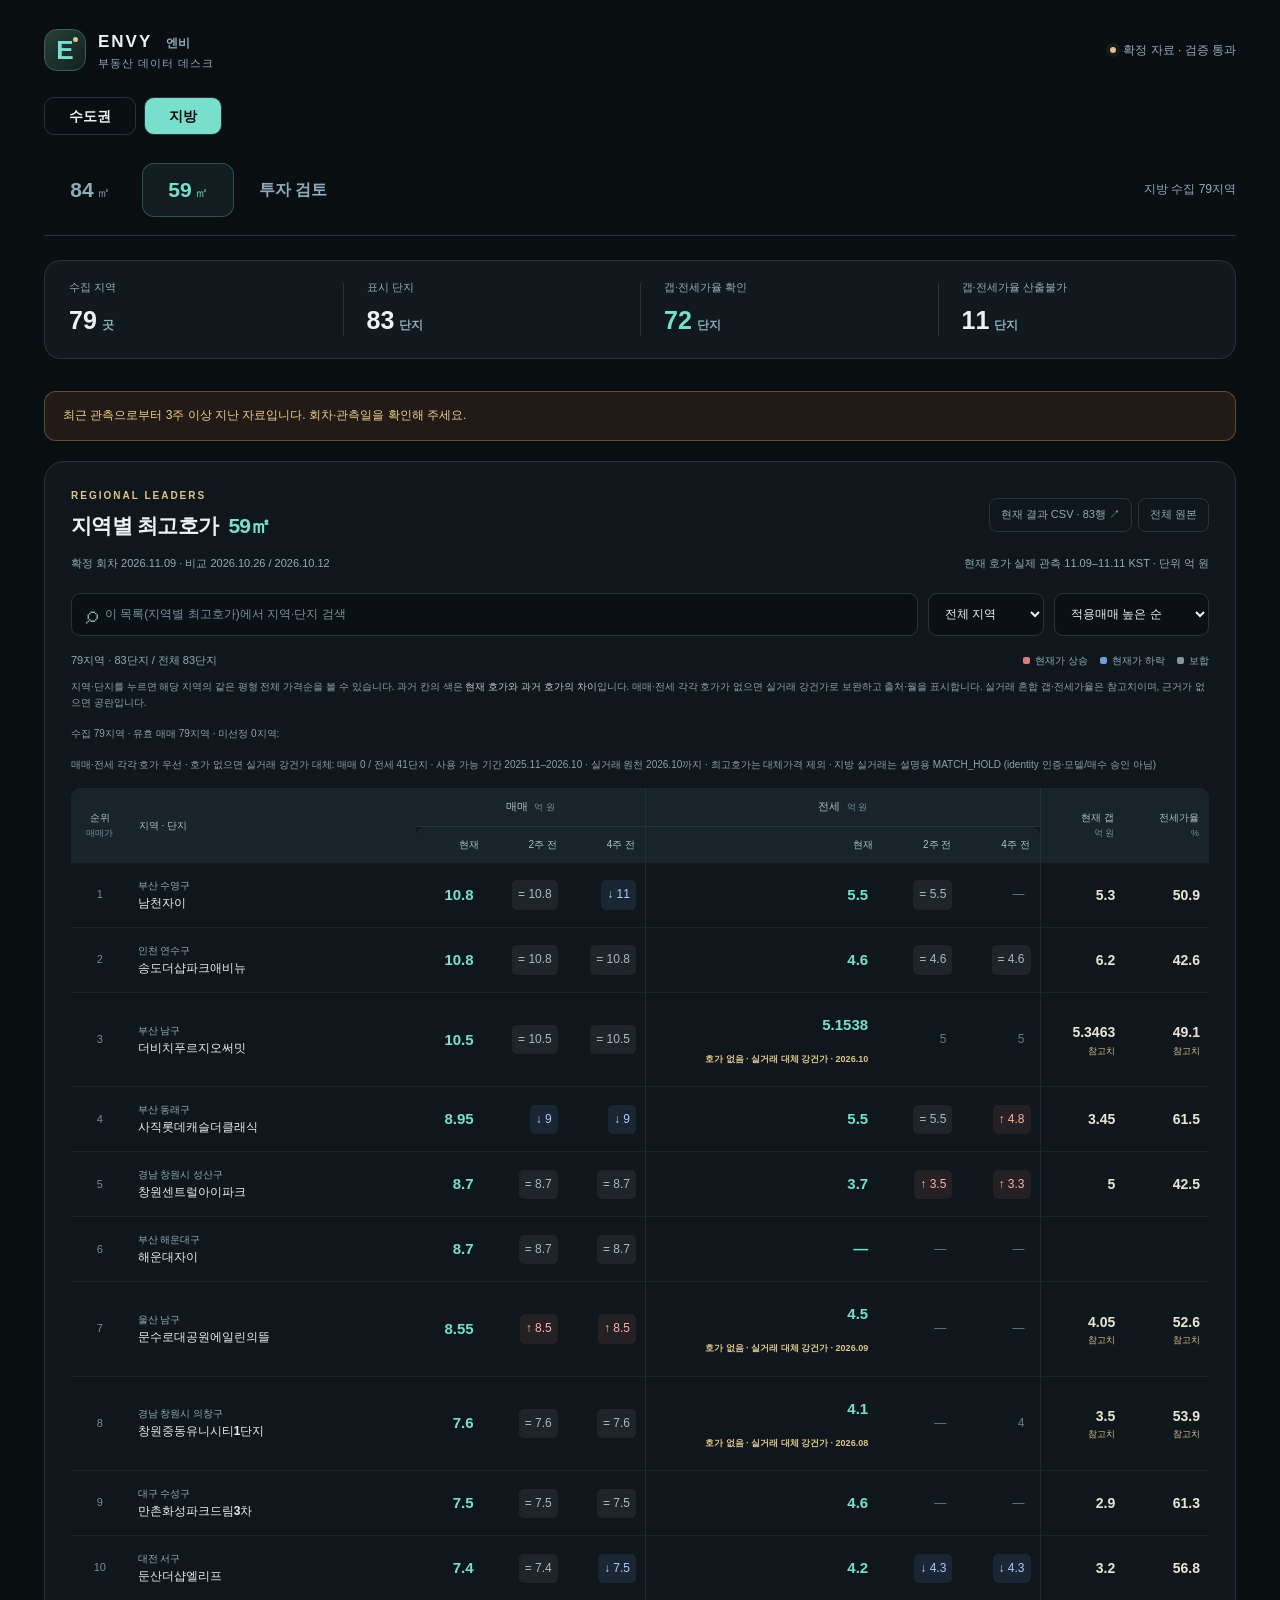
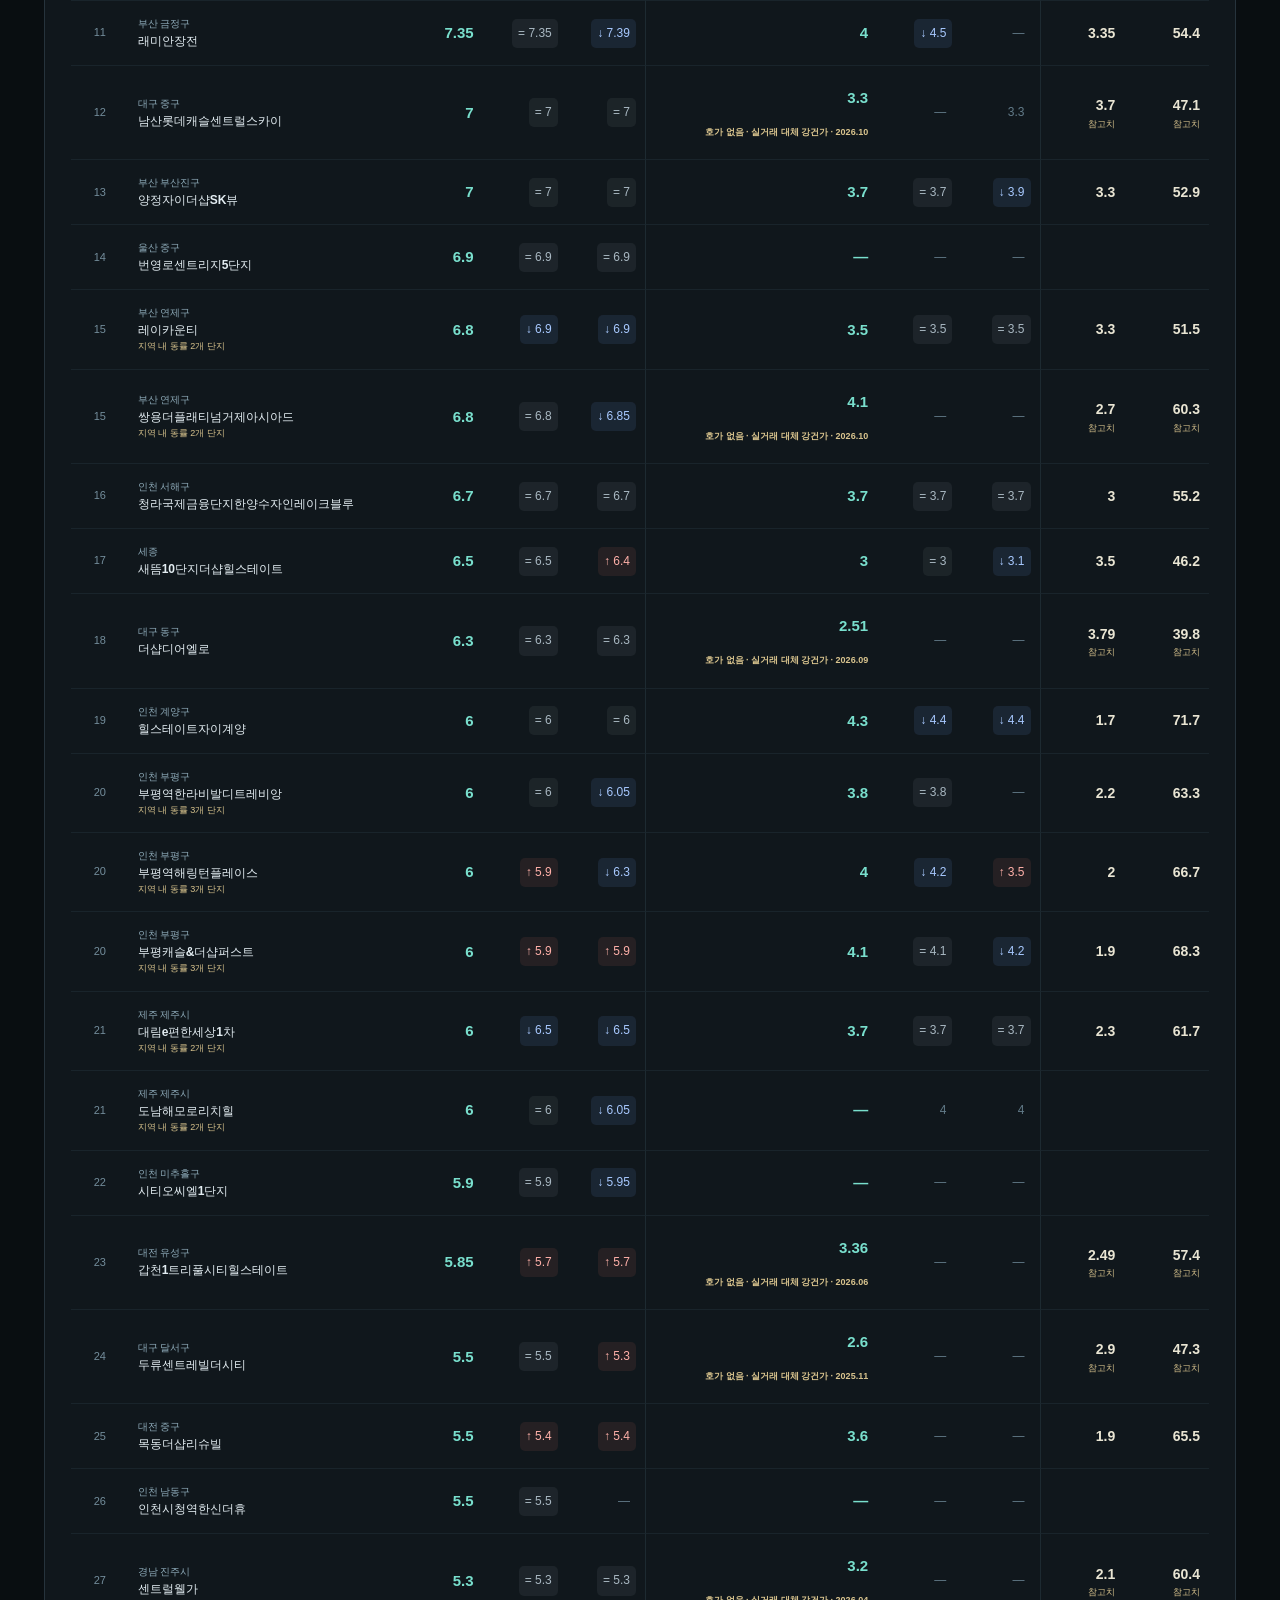
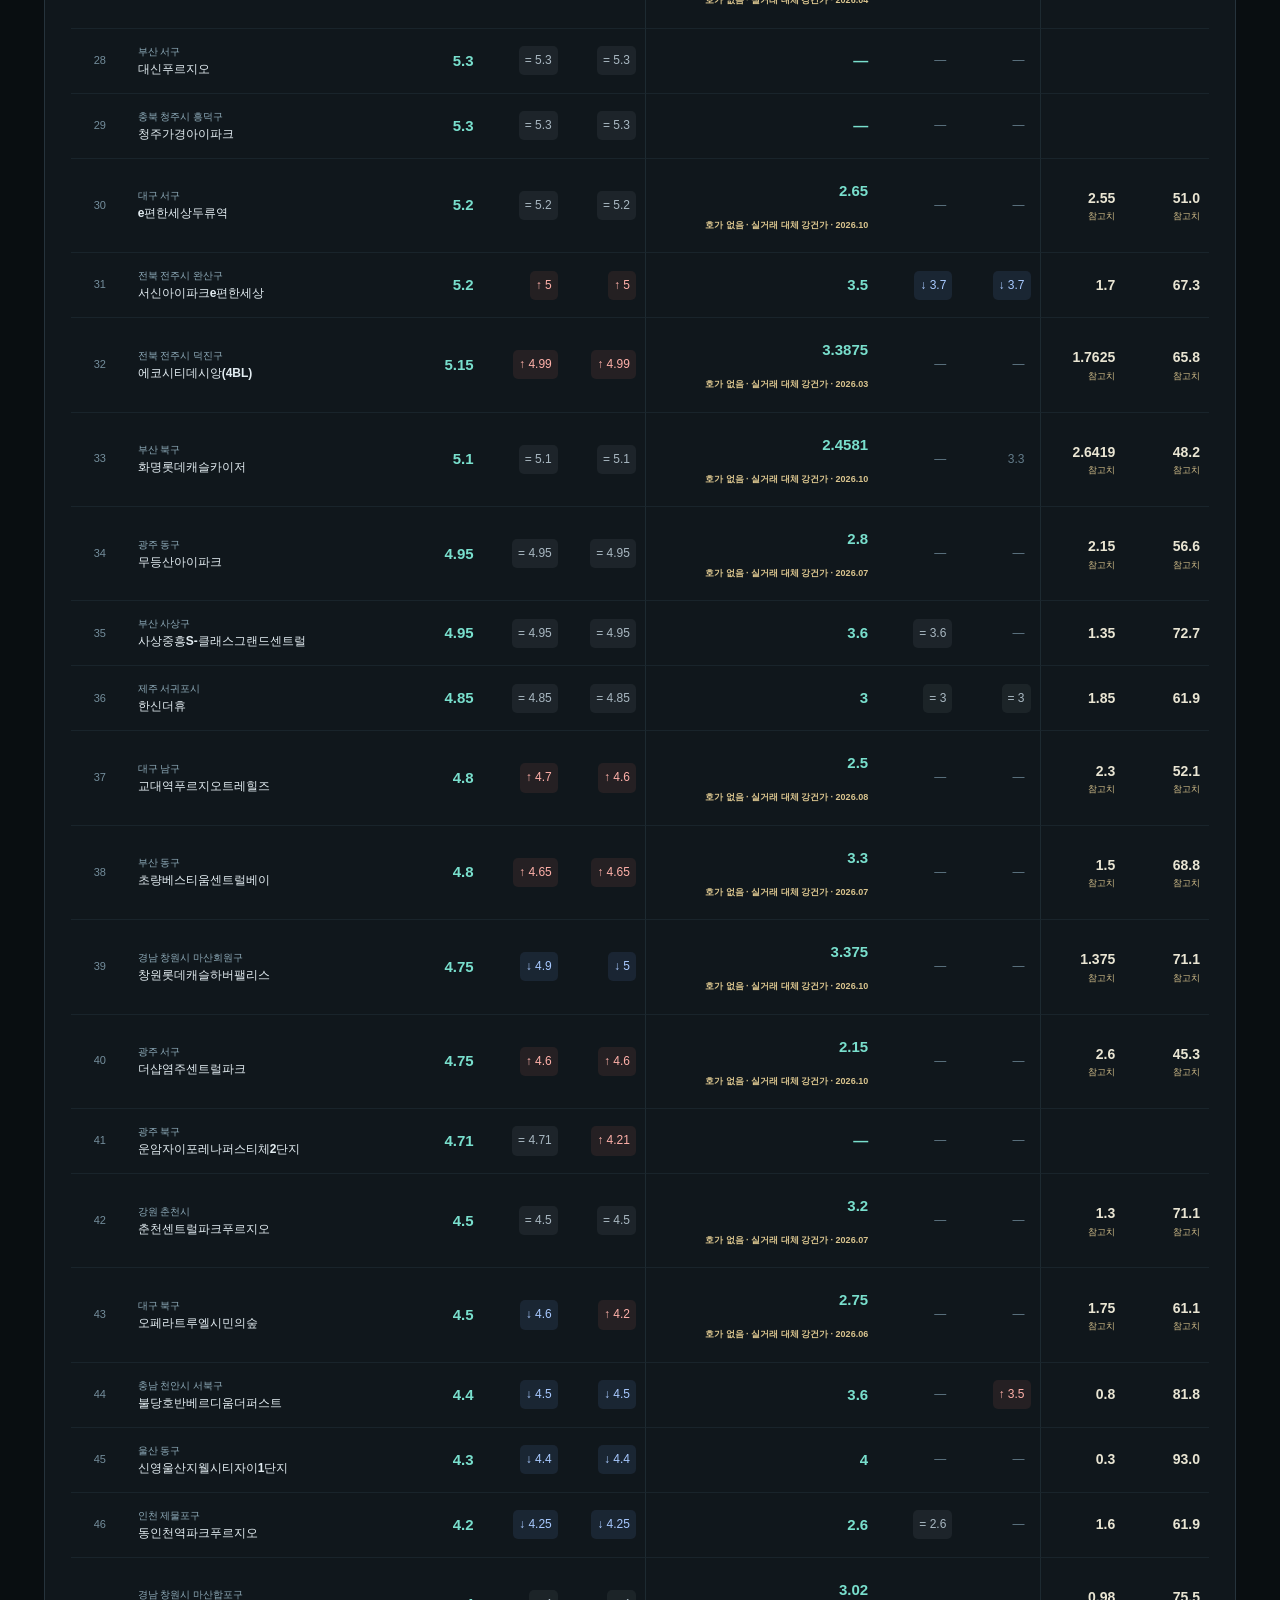
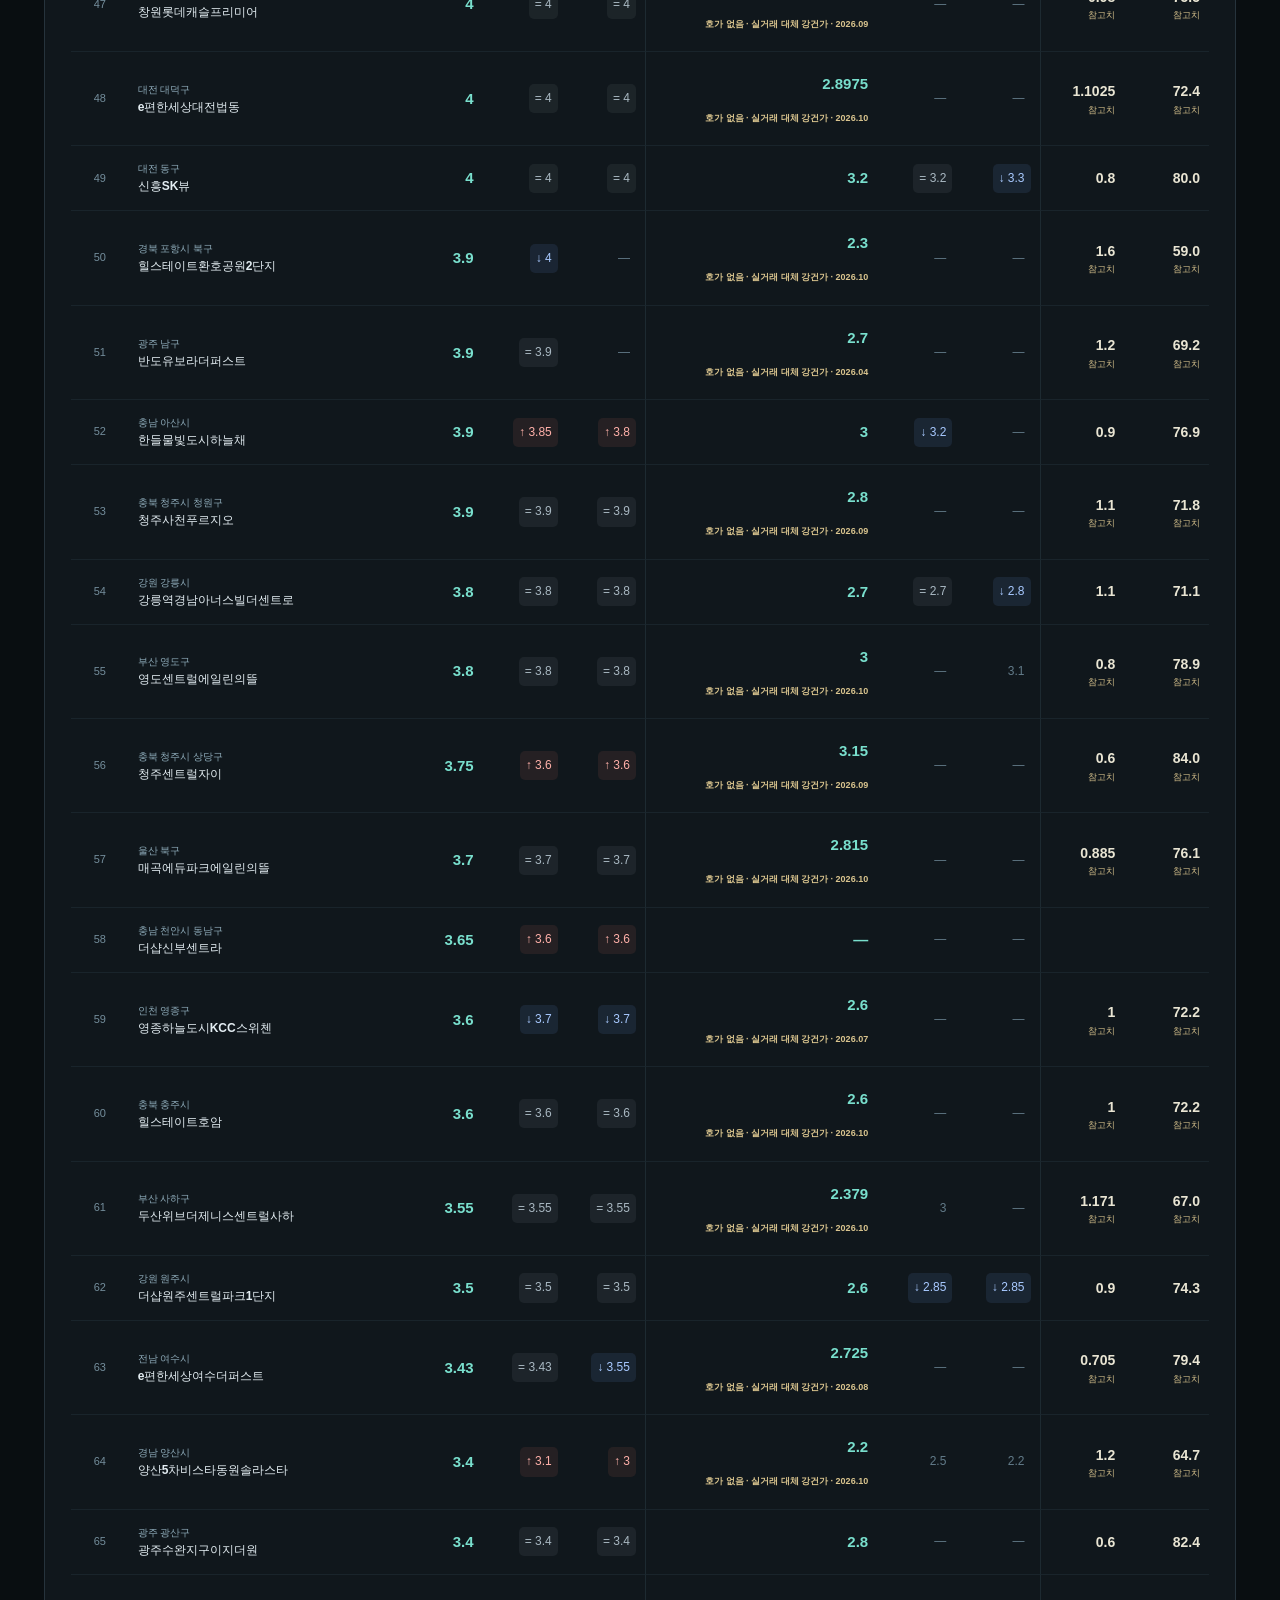
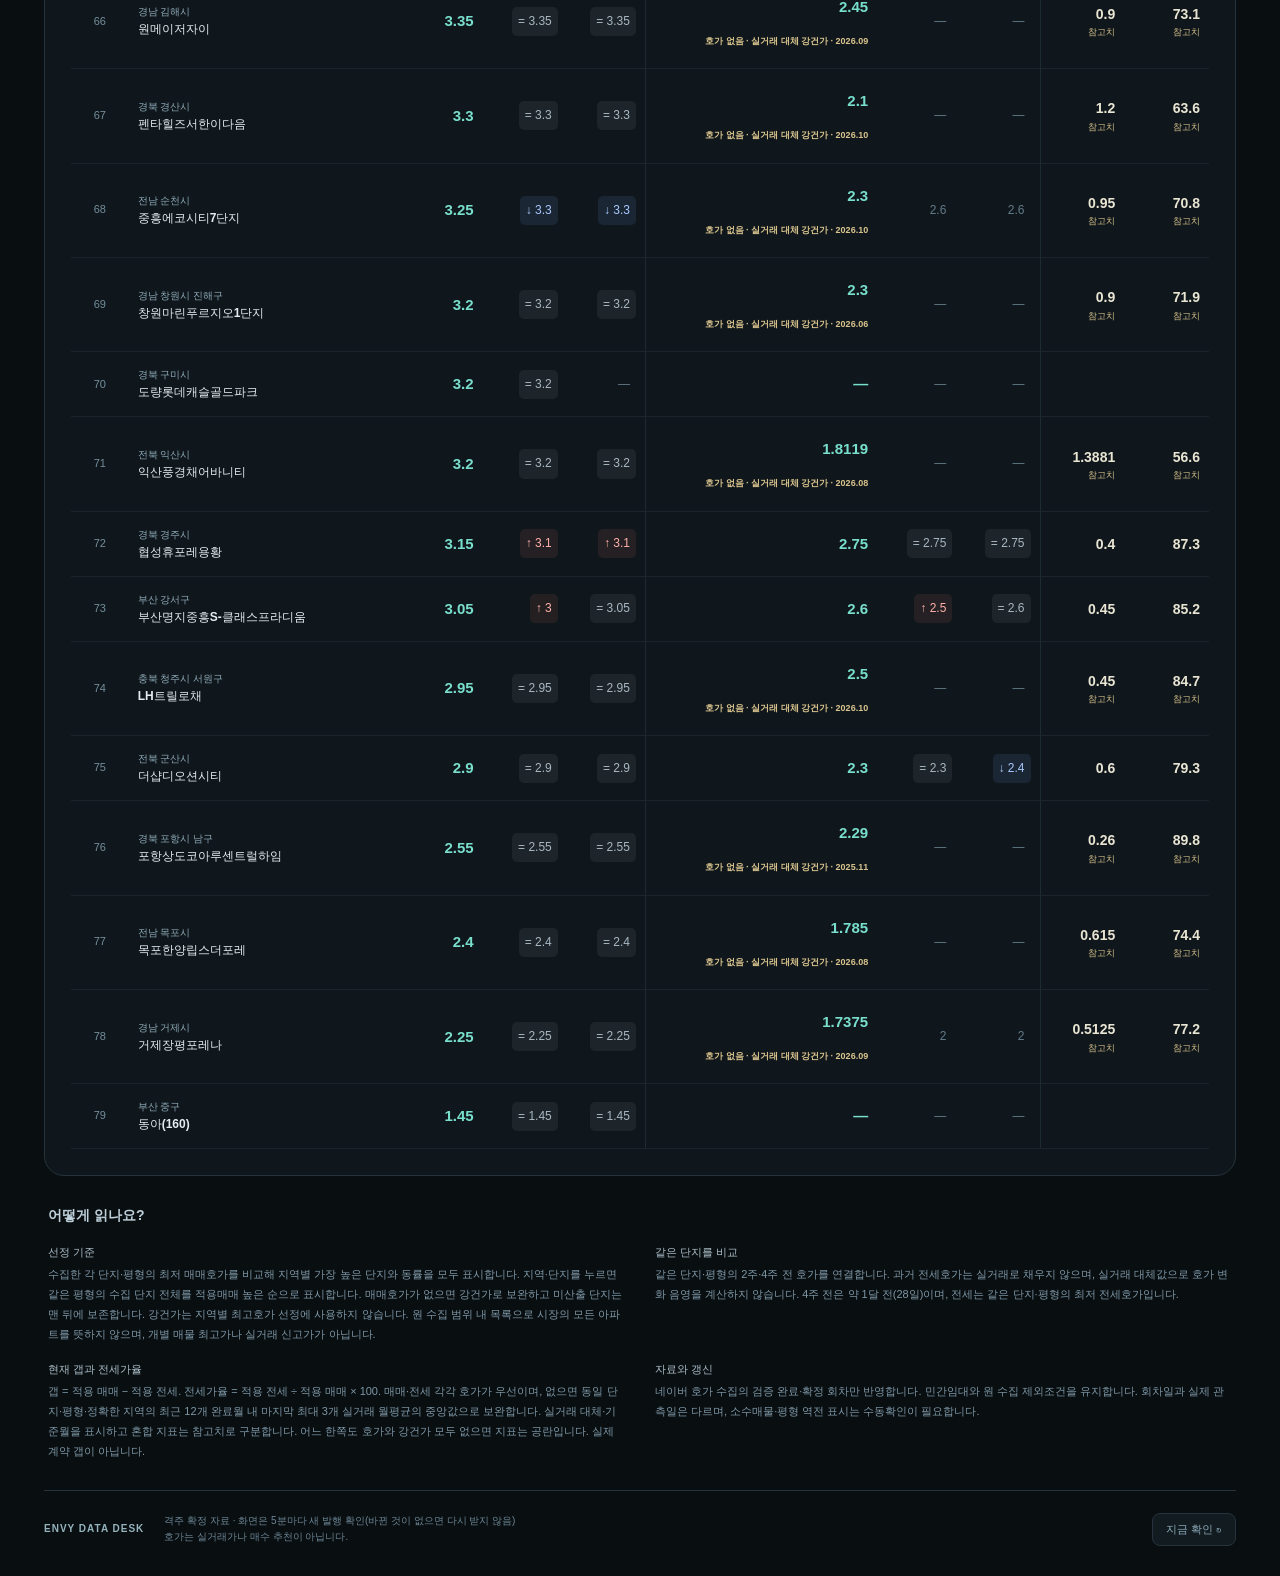
<file: local-59/index.html>
<!doctype html>
<html lang="ko"><head><meta charset="utf-8"><meta name="viewport" content="width=device-width,initial-scale=1"><meta name="theme-color" content="#090e11"><meta name="description" content="엔비의 지방 79지역 최고호가 아파트. 매매·전세·호가갭·전세가율을 평형별로 확인합니다."><title>엔비 · 59㎡ 최고호가 대시보드</title><link rel="stylesheet" href="../static/site.css?v=8a80840de02d"><script defer src="../static/app.js?v=f68f5261d97c"></script></head>
<body data-area="59" data-lane="local_major">
<div class="shell">
<header class="topbar"><a class="brand" href="../local-84/" aria-label="엔비 대시보드 홈"><span class="brand-icon" aria-hidden="true">E<span></span></span><span><strong>ENVY <span class="brand-word">엔비</span></strong><small>부동산 데이터 데스크</small></span></a><div class="connection"><span class="status-dot"></span><span id="connection">검증 자료 확인 중</span></div></header>
<nav class="lane-nav" aria-label="수집 권역"><a href="../59/" data-lane-tab="capital">수도권</a><a href="../local-59/" data-lane-tab="local_major">지방</a></nav>
<nav class="area-nav" aria-label="전용면적별 페이지"><a href="../local-84/" data-tab="84">84<span>㎡</span></a><a href="../local-59/" data-tab="59">59<span>㎡</span></a><a href="../local-invest/" class="invest-tab">투자 검토</a><span>지방 수집 79지역</span></nav>
<main>
<a id="back-to-regions" class="back-link" href="./" hidden>← 지역별 최고호가로 돌아가기</a>

<section class="summary" aria-label="데이터 범위"><div><span>수집 지역</span><strong id="region-count">79<small>곳</small></strong></div><div><span>표시 단지</span><strong id="row-count">–</strong></div><div><span>갭·전세가율 확인</span><strong id="metric-count">–</strong></div><div><span>갭·전세가율 산출불가</span><strong id="missing-count">–</strong></div></section>
<div id="error" role="alert" hidden></div>
<section class="list-panel" aria-labelledby="list-title">
<div class="section-heading"><div><p class="eyebrow">REGIONAL LEADERS</p><h2 id="list-title">지역별 최고호가 <span>59㎡</span></h2></div><span class="downloads"><a id="download-csv" class="download" href="../data/local-59.csv" download>현재 결과 CSV <span aria-hidden="true">↗</span></a><a id="download-all" class="download" href="../data/local-59.csv" download>전체 원본</a></span></div>
<div class="data-meta"><p id="round-label">회차 확인 중</p><p id="observed-label"></p></div>
<div class="filters"><label class="search"><span aria-hidden="true">⌕</span><input id="search" type="search" autocomplete="off" placeholder="지역 또는 단지 검색" aria-label="지역 또는 단지 검색"></label><label><span class="sr-only">권역</span><select id="region"><option value="all">전체 지역</option></select></label><label><span class="sr-only">정렬</span><select id="sort"><option value="sale">적용매매 높은 순</option><option value="gap">갭 작은 순</option><option value="ratio">전세가율 높은 순</option></select></label></div>
<div class="list-toolbar"><p id="result-count" aria-live="polite"></p><div class="legend"><span><i class="up"></i>현재가 상승</span><span><i class="down"></i>현재가 하락</span><span><i class="flat"></i>보합</span></div></div>
<p class="table-help">지역·단지를 누르면 해당 지역의 같은 평형 전체 가격순을 볼 수 있습니다. 과거 칸의 색은 <strong>현재 호가와 과거 호가의 차이</strong>입니다. 매매·전세 각각 호가가 없으면 실거래 강건가로 보완하고 출처·월을 표시합니다. 실거래 혼합 갭·전세가율은 참고치이며, 근거가 없으면 공란입니다.</p><p id="coverage-notice" class="table-help" hidden></p><p id="history-notice" class="table-help" hidden></p><p id="rent-summary" class="table-help"></p><p id="collection-policy" class="table-help" hidden></p>
<div class="desktop-table"><table id="quotes"><caption class="sr-only">59㎡ 지역별 최고호가 매매·전세 비교</caption><thead><tr><th rowspan="2" scope="col" class="rank">순위<small>매매가</small></th><th rowspan="2" scope="col" class="identity">지역 · 단지</th><th colspan="3" scope="colgroup">매매 <small>억 원</small></th><th colspan="3" scope="colgroup" class="divider">전세 <small>억 원</small></th><th rowspan="2" scope="col" class="divider">현재 갭<small>억 원</small></th><th rowspan="2" scope="col">전세가율<small>%</small></th></tr><tr><th scope="col">현재</th><th scope="col">2주 전</th><th scope="col">4주 전</th><th scope="col" class="divider">현재</th><th scope="col">2주 전</th><th scope="col">4주 전</th></tr></thead><tbody id="rows"></tbody></table></div>
<div id="mobile-cards" class="mobile-cards"></div><p id="no-results" hidden>일치하는 지역·단지가 없습니다. 검색어나 권역을 바꿔보세요.</p>
</section>
<section class="method"><h2>어떻게 읽나요?</h2><div><p><strong>선정 기준</strong>수집한 각 단지·평형의 최저 매매호가를 비교해 지역별 가장 높은 단지와 동률을 모두 표시합니다. 지역·단지를 누르면 같은 평형의 수집 단지 전체를 적용매매 높은 순으로 표시합니다. 매매호가가 없으면 강건가로 보완하고 미산출 단지는 맨 뒤에 보존합니다. 강건가는 지역별 최고호가 선정에 사용하지 않습니다. 원 수집 범위 내 목록으로 시장의 모든 아파트를 뜻하지 않으며, 개별 매물 최고가나 실거래 신고가가 아닙니다.</p><p><strong>같은 단지를 비교</strong>같은 단지·평형의 2주·4주 전 호가를 연결합니다. 과거 전세호가는 실거래로 채우지 않으며, 실거래 대체값으로 호가 변화 음영을 계산하지 않습니다. 4주 전은 약 1달 전(28일)이며, 전세는 같은 단지·평형의 최저 전세호가입니다.</p><p><strong>현재 갭과 전세가율</strong>갭 = 적용 매매 − 적용 전세. 전세가율 = 적용 전세 ÷ 적용 매매 × 100. 매매·전세 각각 호가가 우선이며, 없으면 동일 단지·평형·정확한 지역의 최근 12개 완료월 내 마지막 최대 3개 실거래 월평균의 중앙값으로 보완합니다. 실거래 대체·기준월을 표시하고 혼합 지표는 참고치로 구분합니다. 어느 한쪽도 호가와 강건가 모두 없으면 지표는 공란입니다. 실제 계약 갭이 아닙니다.</p><p><strong>자료와 갱신</strong>네이버 호가 수집의 검증 완료·확정 회차만 반영합니다. 민간임대와 원 수집 제외조건을 유지합니다. 회차일과 실제 관측일은 다르며, 소수매물·평형 역전 표시는 수동확인이 필요합니다.</p></div></section>
</main><footer><span>ENVY DATA DESK</span><p>격주 확정 자료 · 화면은 5분마다 새 발행 확인(바뀐 것이 없으면 다시 받지 않음)<br>호가는 실거래가나 매수 추천이 아닙니다.</p><button id="refresh" type="button" title="새 발행을 다시 받아 확인합니다. 새 호가를 수집하는 버튼이 아닙니다.">지금 확인 ↻</button></footer>
</div><noscript>JavaScript를 켜면 검색과 정렬을 이용할 수 있습니다. <a href="../data/local-59.csv">전체 CSV</a>에서도 모든 값을 확인할 수 있습니다.</noscript>
</body></html>
</file>
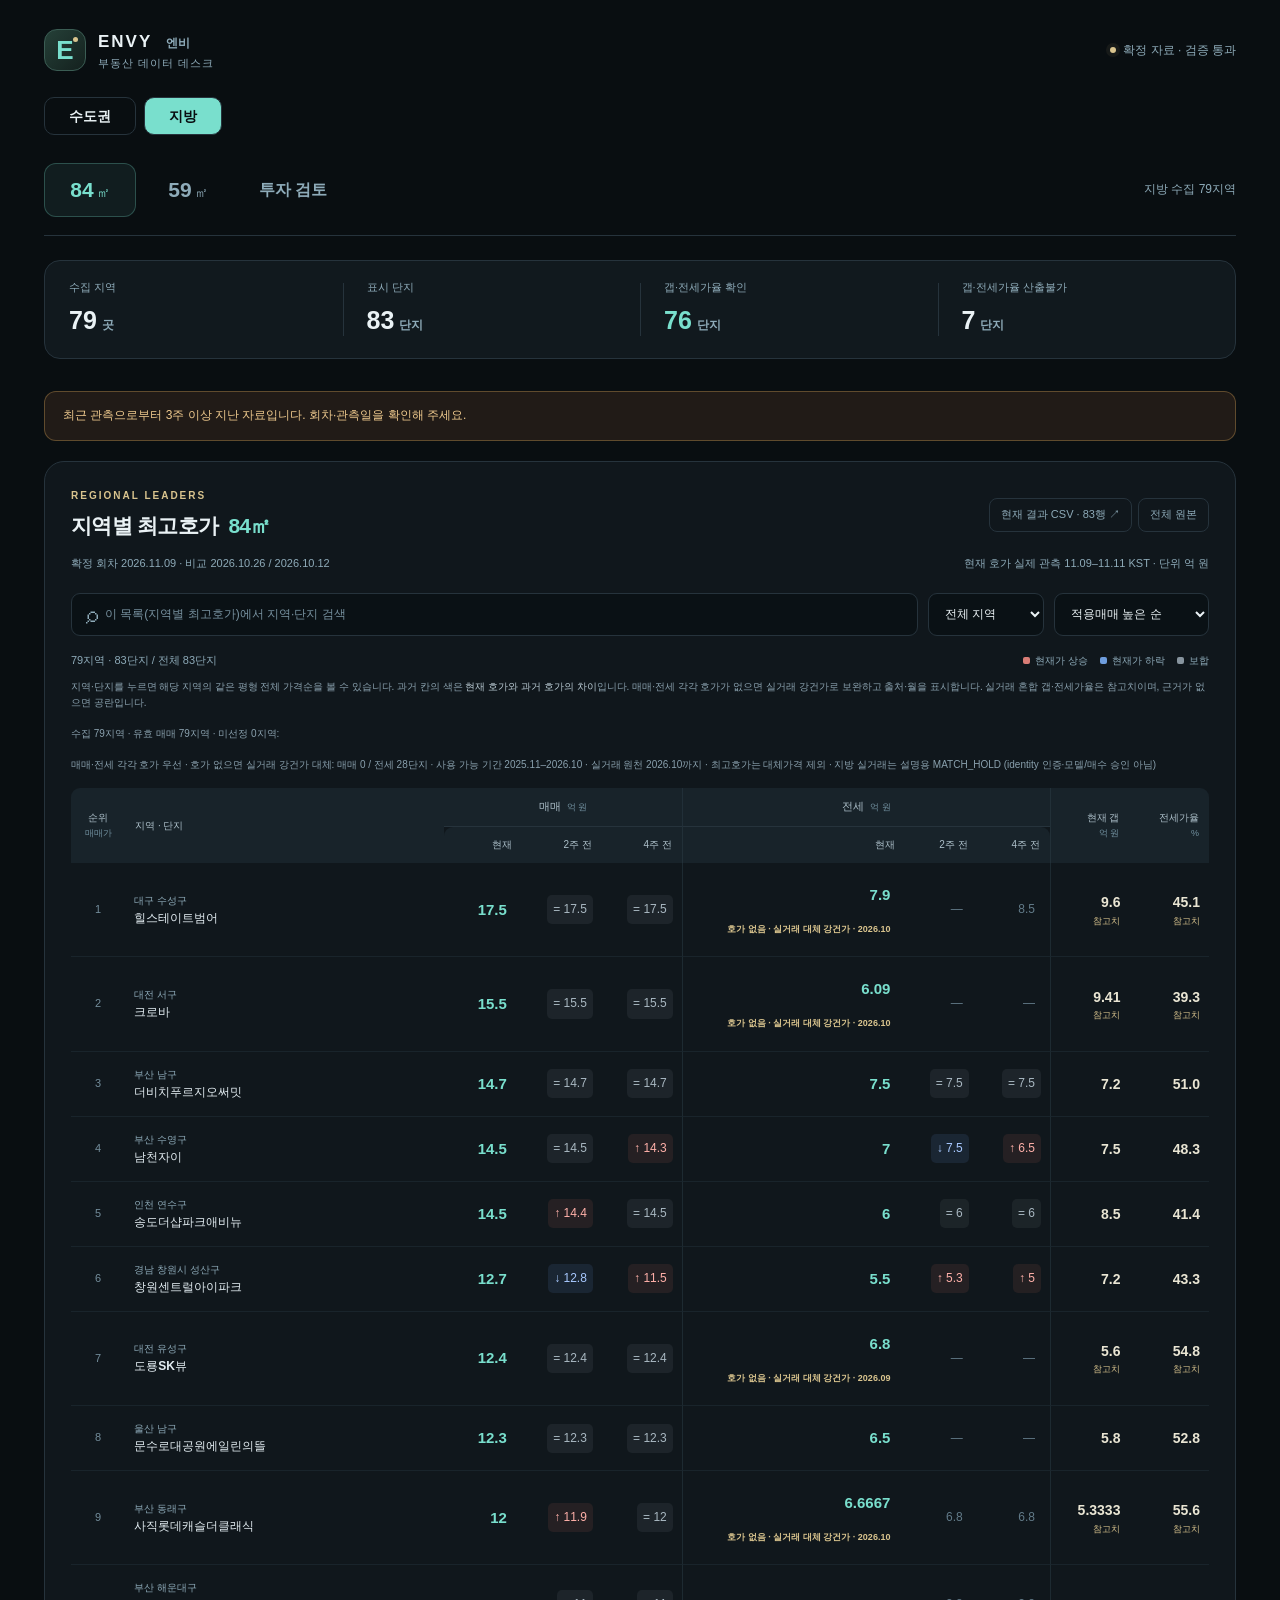
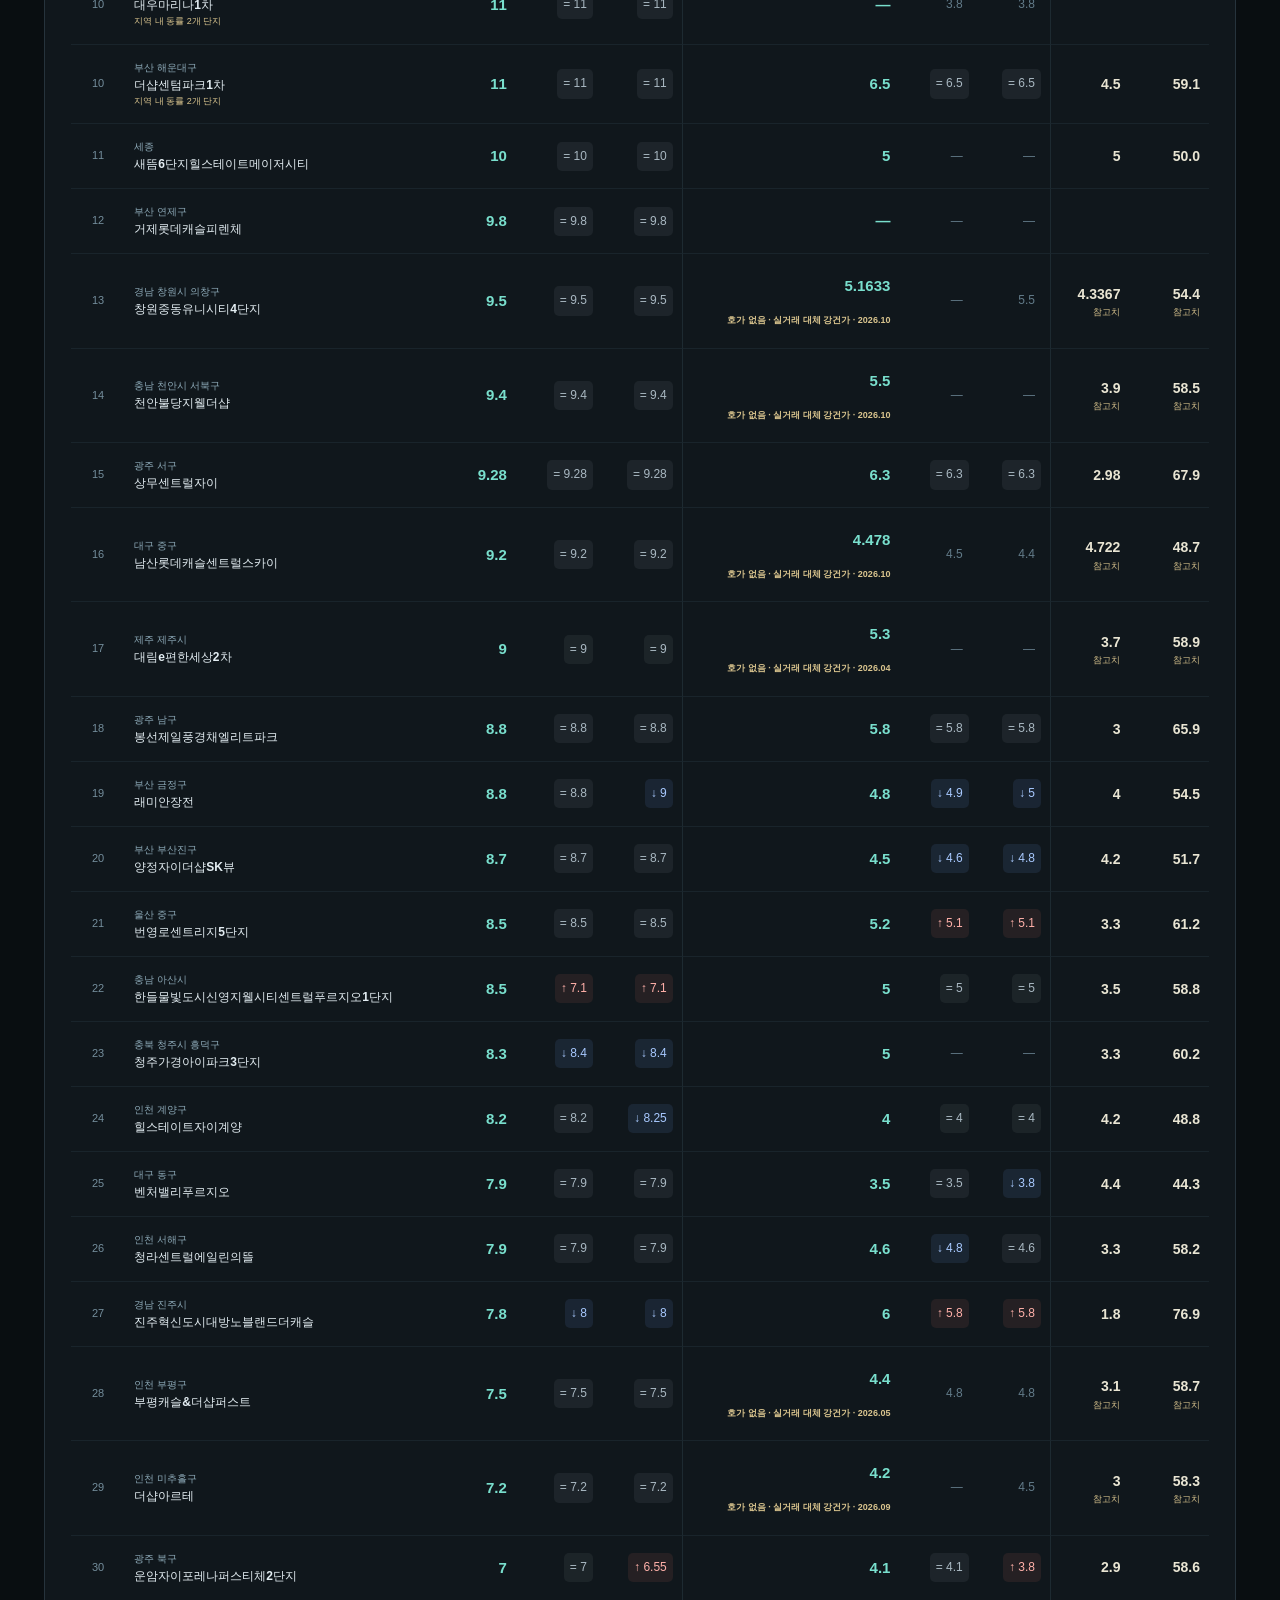
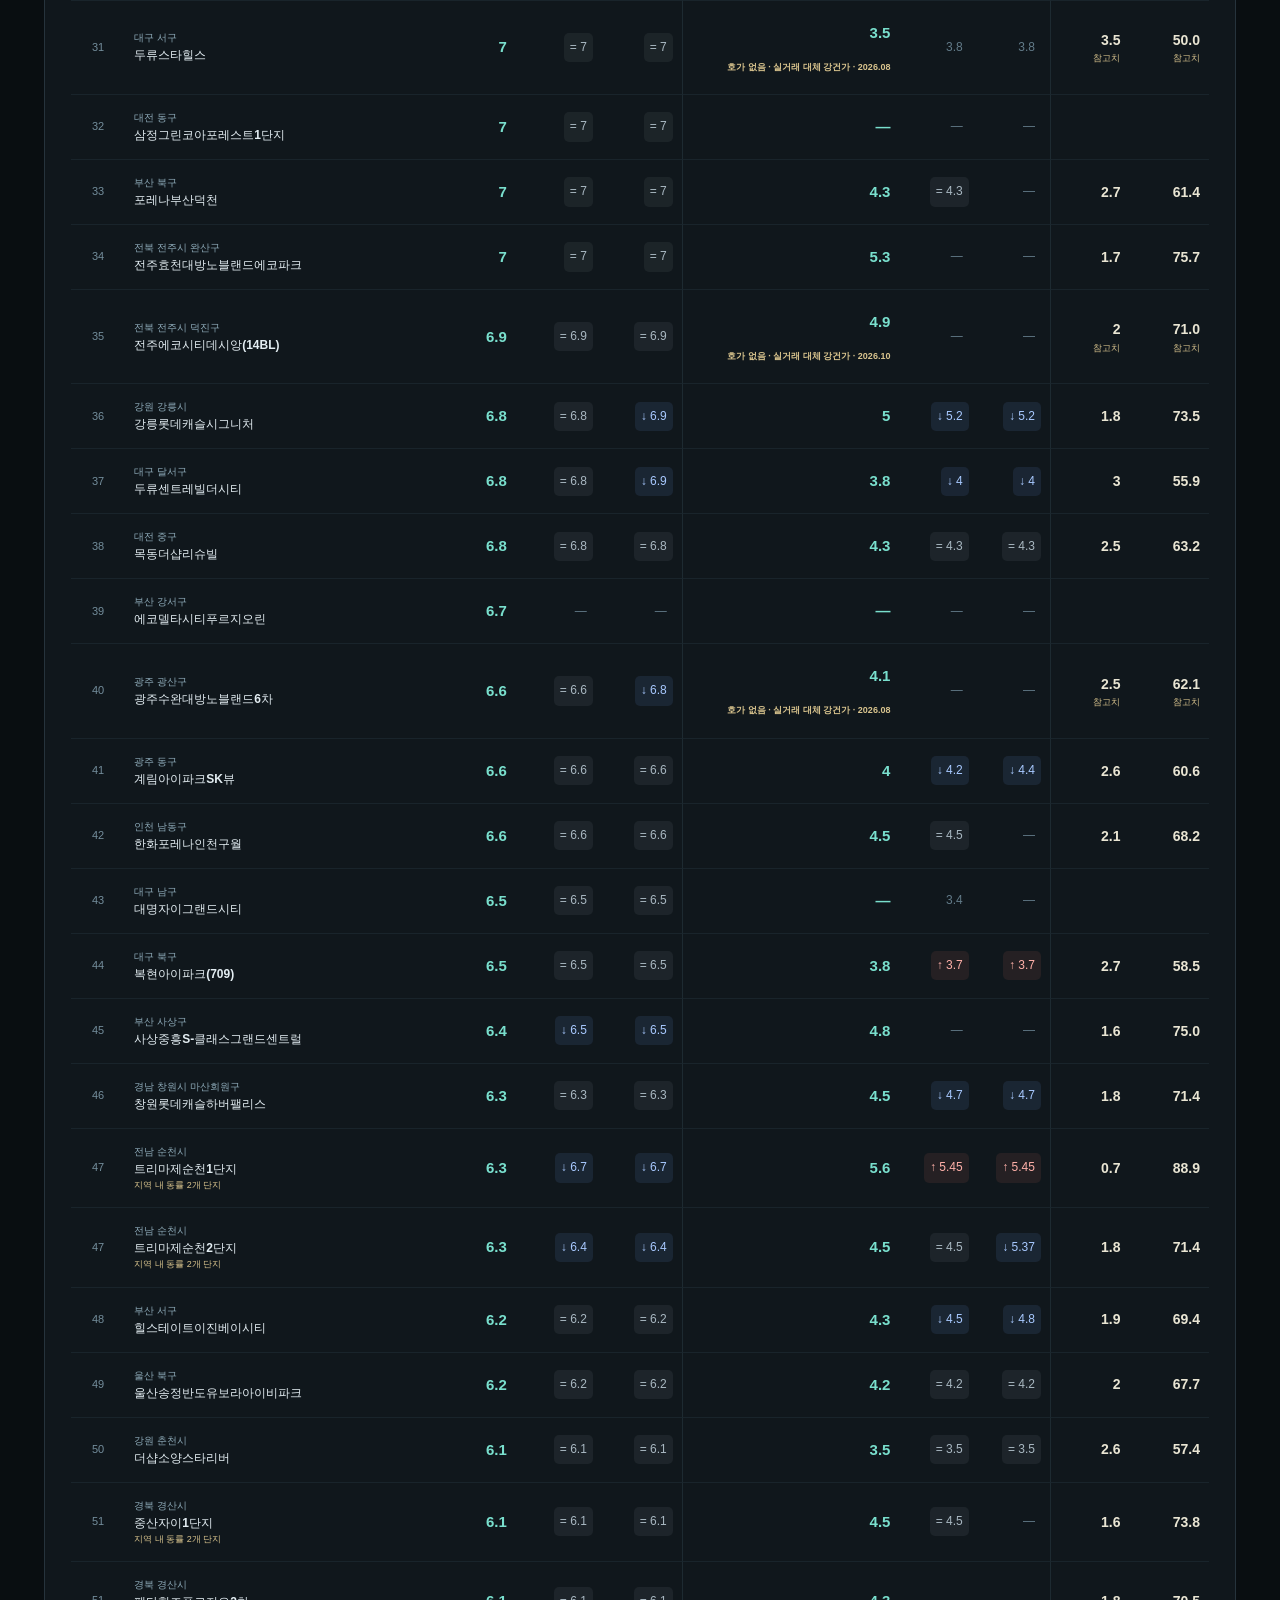
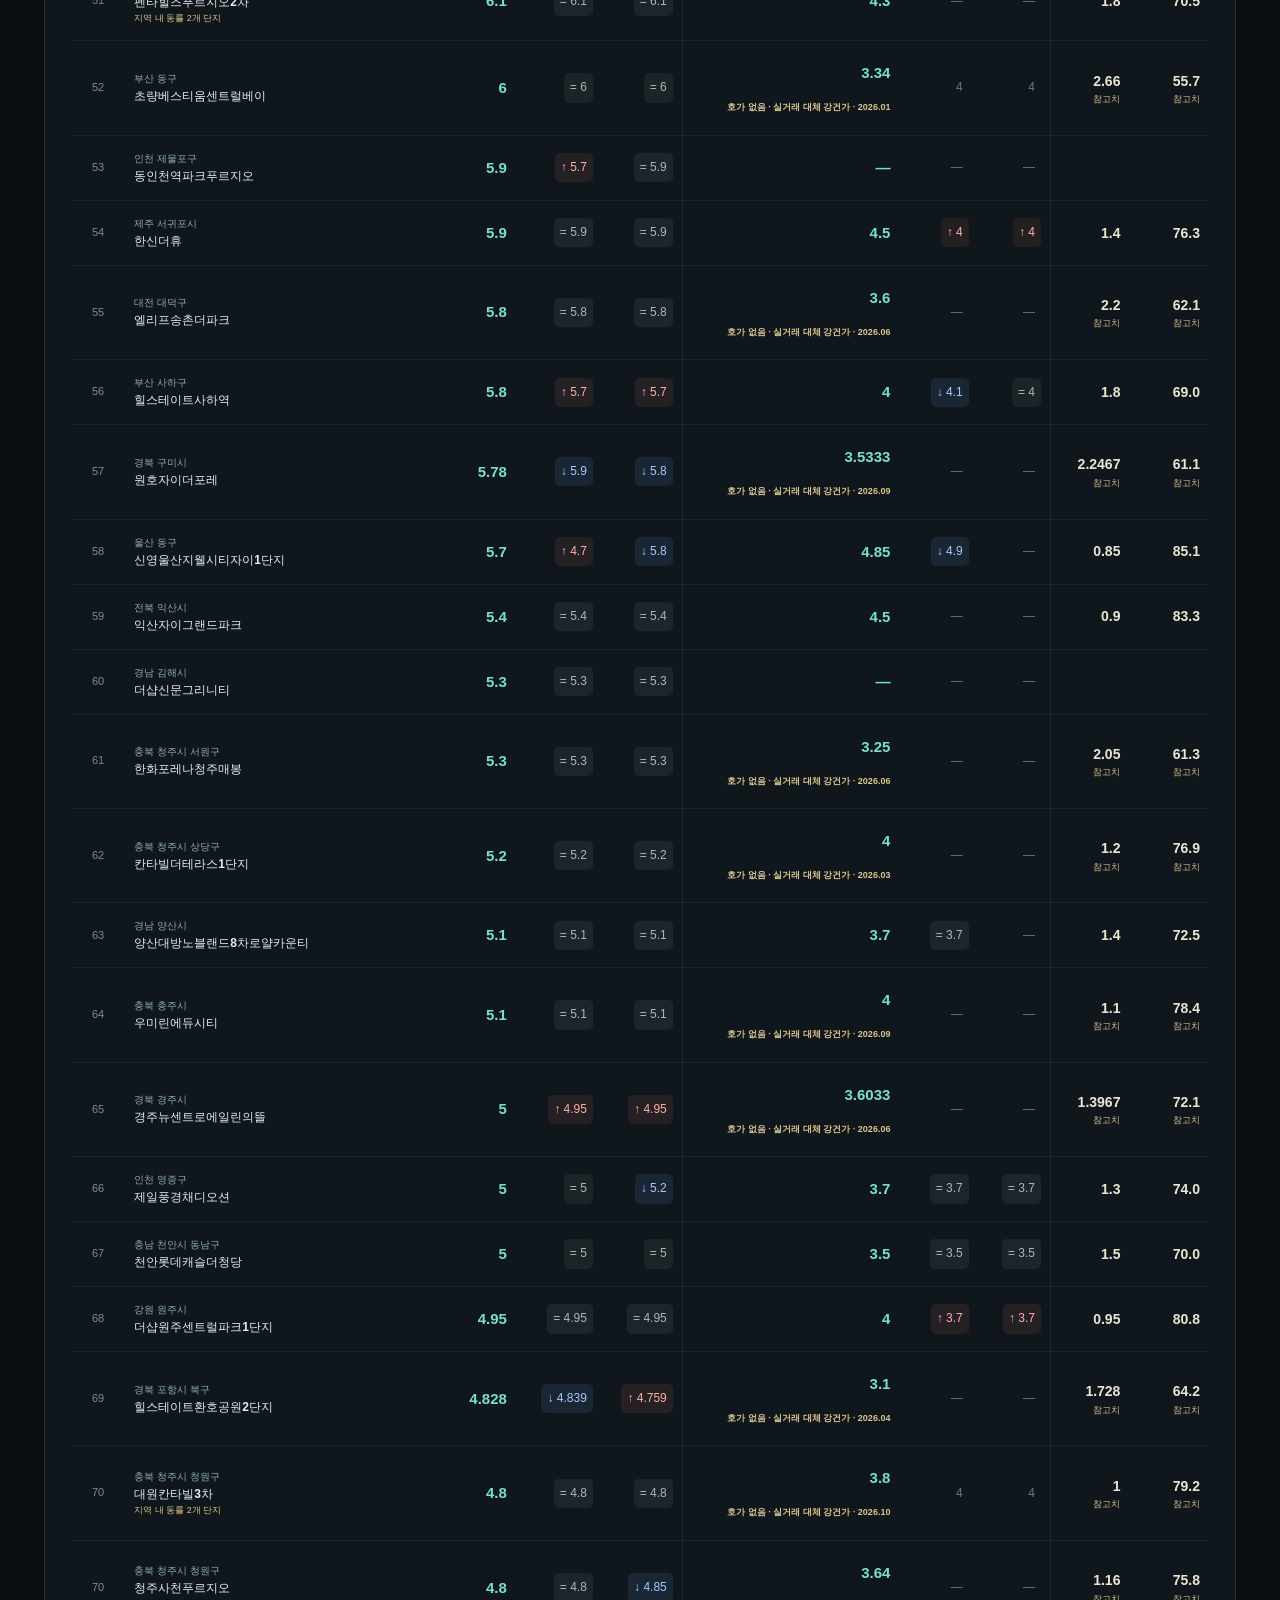
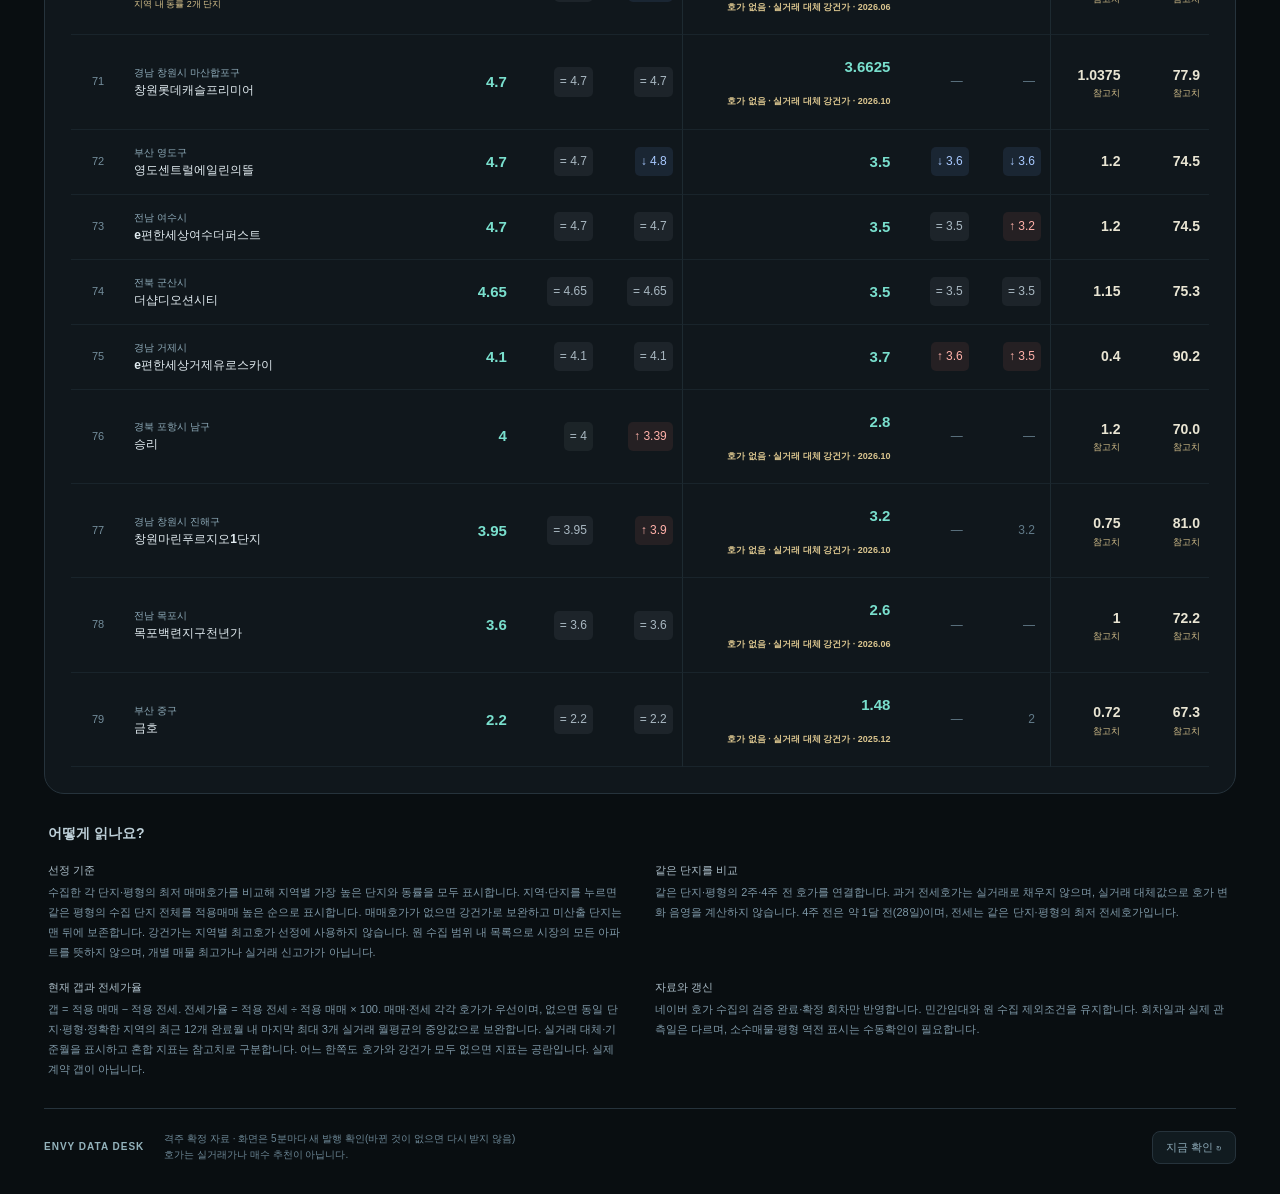
<file: local-84/index.html>
<!doctype html>
<html lang="ko"><head><meta charset="utf-8"><meta name="viewport" content="width=device-width,initial-scale=1"><meta name="theme-color" content="#090e11"><meta name="description" content="엔비의 지방 79지역 최고호가 아파트. 매매·전세·호가갭·전세가율을 평형별로 확인합니다."><title>엔비 · 84㎡ 최고호가 대시보드</title><link rel="stylesheet" href="../static/site.css?v=8a80840de02d"><script defer src="../static/app.js?v=f68f5261d97c"></script></head>
<body data-area="84" data-lane="local_major">
<div class="shell">
<header class="topbar"><a class="brand" href="../local-84/" aria-label="엔비 대시보드 홈"><span class="brand-icon" aria-hidden="true">E<span></span></span><span><strong>ENVY <span class="brand-word">엔비</span></strong><small>부동산 데이터 데스크</small></span></a><div class="connection"><span class="status-dot"></span><span id="connection">검증 자료 확인 중</span></div></header>
<nav class="lane-nav" aria-label="수집 권역"><a href="../84/" data-lane-tab="capital">수도권</a><a href="../local-84/" data-lane-tab="local_major">지방</a></nav>
<nav class="area-nav" aria-label="전용면적별 페이지"><a href="../local-84/" data-tab="84">84<span>㎡</span></a><a href="../local-59/" data-tab="59">59<span>㎡</span></a><a href="../local-invest/" class="invest-tab">투자 검토</a><span>지방 수집 79지역</span></nav>
<main>
<a id="back-to-regions" class="back-link" href="./" hidden>← 지역별 최고호가로 돌아가기</a>

<section class="summary" aria-label="데이터 범위"><div><span>수집 지역</span><strong id="region-count">79<small>곳</small></strong></div><div><span>표시 단지</span><strong id="row-count">–</strong></div><div><span>갭·전세가율 확인</span><strong id="metric-count">–</strong></div><div><span>갭·전세가율 산출불가</span><strong id="missing-count">–</strong></div></section>
<div id="error" role="alert" hidden></div>
<section class="list-panel" aria-labelledby="list-title">
<div class="section-heading"><div><p class="eyebrow">REGIONAL LEADERS</p><h2 id="list-title">지역별 최고호가 <span>84㎡</span></h2></div><span class="downloads"><a id="download-csv" class="download" href="../data/local-84.csv" download>현재 결과 CSV <span aria-hidden="true">↗</span></a><a id="download-all" class="download" href="../data/local-84.csv" download>전체 원본</a></span></div>
<div class="data-meta"><p id="round-label">회차 확인 중</p><p id="observed-label"></p></div>
<div class="filters"><label class="search"><span aria-hidden="true">⌕</span><input id="search" type="search" autocomplete="off" placeholder="지역 또는 단지 검색" aria-label="지역 또는 단지 검색"></label><label><span class="sr-only">권역</span><select id="region"><option value="all">전체 지역</option></select></label><label><span class="sr-only">정렬</span><select id="sort"><option value="sale">적용매매 높은 순</option><option value="gap">갭 작은 순</option><option value="ratio">전세가율 높은 순</option></select></label></div>
<div class="list-toolbar"><p id="result-count" aria-live="polite"></p><div class="legend"><span><i class="up"></i>현재가 상승</span><span><i class="down"></i>현재가 하락</span><span><i class="flat"></i>보합</span></div></div>
<p class="table-help">지역·단지를 누르면 해당 지역의 같은 평형 전체 가격순을 볼 수 있습니다. 과거 칸의 색은 <strong>현재 호가와 과거 호가의 차이</strong>입니다. 매매·전세 각각 호가가 없으면 실거래 강건가로 보완하고 출처·월을 표시합니다. 실거래 혼합 갭·전세가율은 참고치이며, 근거가 없으면 공란입니다.</p><p id="coverage-notice" class="table-help" hidden></p><p id="history-notice" class="table-help" hidden></p><p id="rent-summary" class="table-help"></p><p id="collection-policy" class="table-help" hidden></p>
<div class="desktop-table"><table id="quotes"><caption class="sr-only">84㎡ 지역별 최고호가 매매·전세 비교</caption><thead><tr><th rowspan="2" scope="col" class="rank">순위<small>매매가</small></th><th rowspan="2" scope="col" class="identity">지역 · 단지</th><th colspan="3" scope="colgroup">매매 <small>억 원</small></th><th colspan="3" scope="colgroup" class="divider">전세 <small>억 원</small></th><th rowspan="2" scope="col" class="divider">현재 갭<small>억 원</small></th><th rowspan="2" scope="col">전세가율<small>%</small></th></tr><tr><th scope="col">현재</th><th scope="col">2주 전</th><th scope="col">4주 전</th><th scope="col" class="divider">현재</th><th scope="col">2주 전</th><th scope="col">4주 전</th></tr></thead><tbody id="rows"></tbody></table></div>
<div id="mobile-cards" class="mobile-cards"></div><p id="no-results" hidden>일치하는 지역·단지가 없습니다. 검색어나 권역을 바꿔보세요.</p>
</section>
<section class="method"><h2>어떻게 읽나요?</h2><div><p><strong>선정 기준</strong>수집한 각 단지·평형의 최저 매매호가를 비교해 지역별 가장 높은 단지와 동률을 모두 표시합니다. 지역·단지를 누르면 같은 평형의 수집 단지 전체를 적용매매 높은 순으로 표시합니다. 매매호가가 없으면 강건가로 보완하고 미산출 단지는 맨 뒤에 보존합니다. 강건가는 지역별 최고호가 선정에 사용하지 않습니다. 원 수집 범위 내 목록으로 시장의 모든 아파트를 뜻하지 않으며, 개별 매물 최고가나 실거래 신고가가 아닙니다.</p><p><strong>같은 단지를 비교</strong>같은 단지·평형의 2주·4주 전 호가를 연결합니다. 과거 전세호가는 실거래로 채우지 않으며, 실거래 대체값으로 호가 변화 음영을 계산하지 않습니다. 4주 전은 약 1달 전(28일)이며, 전세는 같은 단지·평형의 최저 전세호가입니다.</p><p><strong>현재 갭과 전세가율</strong>갭 = 적용 매매 − 적용 전세. 전세가율 = 적용 전세 ÷ 적용 매매 × 100. 매매·전세 각각 호가가 우선이며, 없으면 동일 단지·평형·정확한 지역의 최근 12개 완료월 내 마지막 최대 3개 실거래 월평균의 중앙값으로 보완합니다. 실거래 대체·기준월을 표시하고 혼합 지표는 참고치로 구분합니다. 어느 한쪽도 호가와 강건가 모두 없으면 지표는 공란입니다. 실제 계약 갭이 아닙니다.</p><p><strong>자료와 갱신</strong>네이버 호가 수집의 검증 완료·확정 회차만 반영합니다. 민간임대와 원 수집 제외조건을 유지합니다. 회차일과 실제 관측일은 다르며, 소수매물·평형 역전 표시는 수동확인이 필요합니다.</p></div></section>
</main><footer><span>ENVY DATA DESK</span><p>격주 확정 자료 · 화면은 5분마다 새 발행 확인(바뀐 것이 없으면 다시 받지 않음)<br>호가는 실거래가나 매수 추천이 아닙니다.</p><button id="refresh" type="button" title="새 발행을 다시 받아 확인합니다. 새 호가를 수집하는 버튼이 아닙니다.">지금 확인 ↻</button></footer>
</div><noscript>JavaScript를 켜면 검색과 정렬을 이용할 수 있습니다. <a href="../data/local-84.csv">전체 CSV</a>에서도 모든 값을 확인할 수 있습니다.</noscript>
</body></html>
</file>
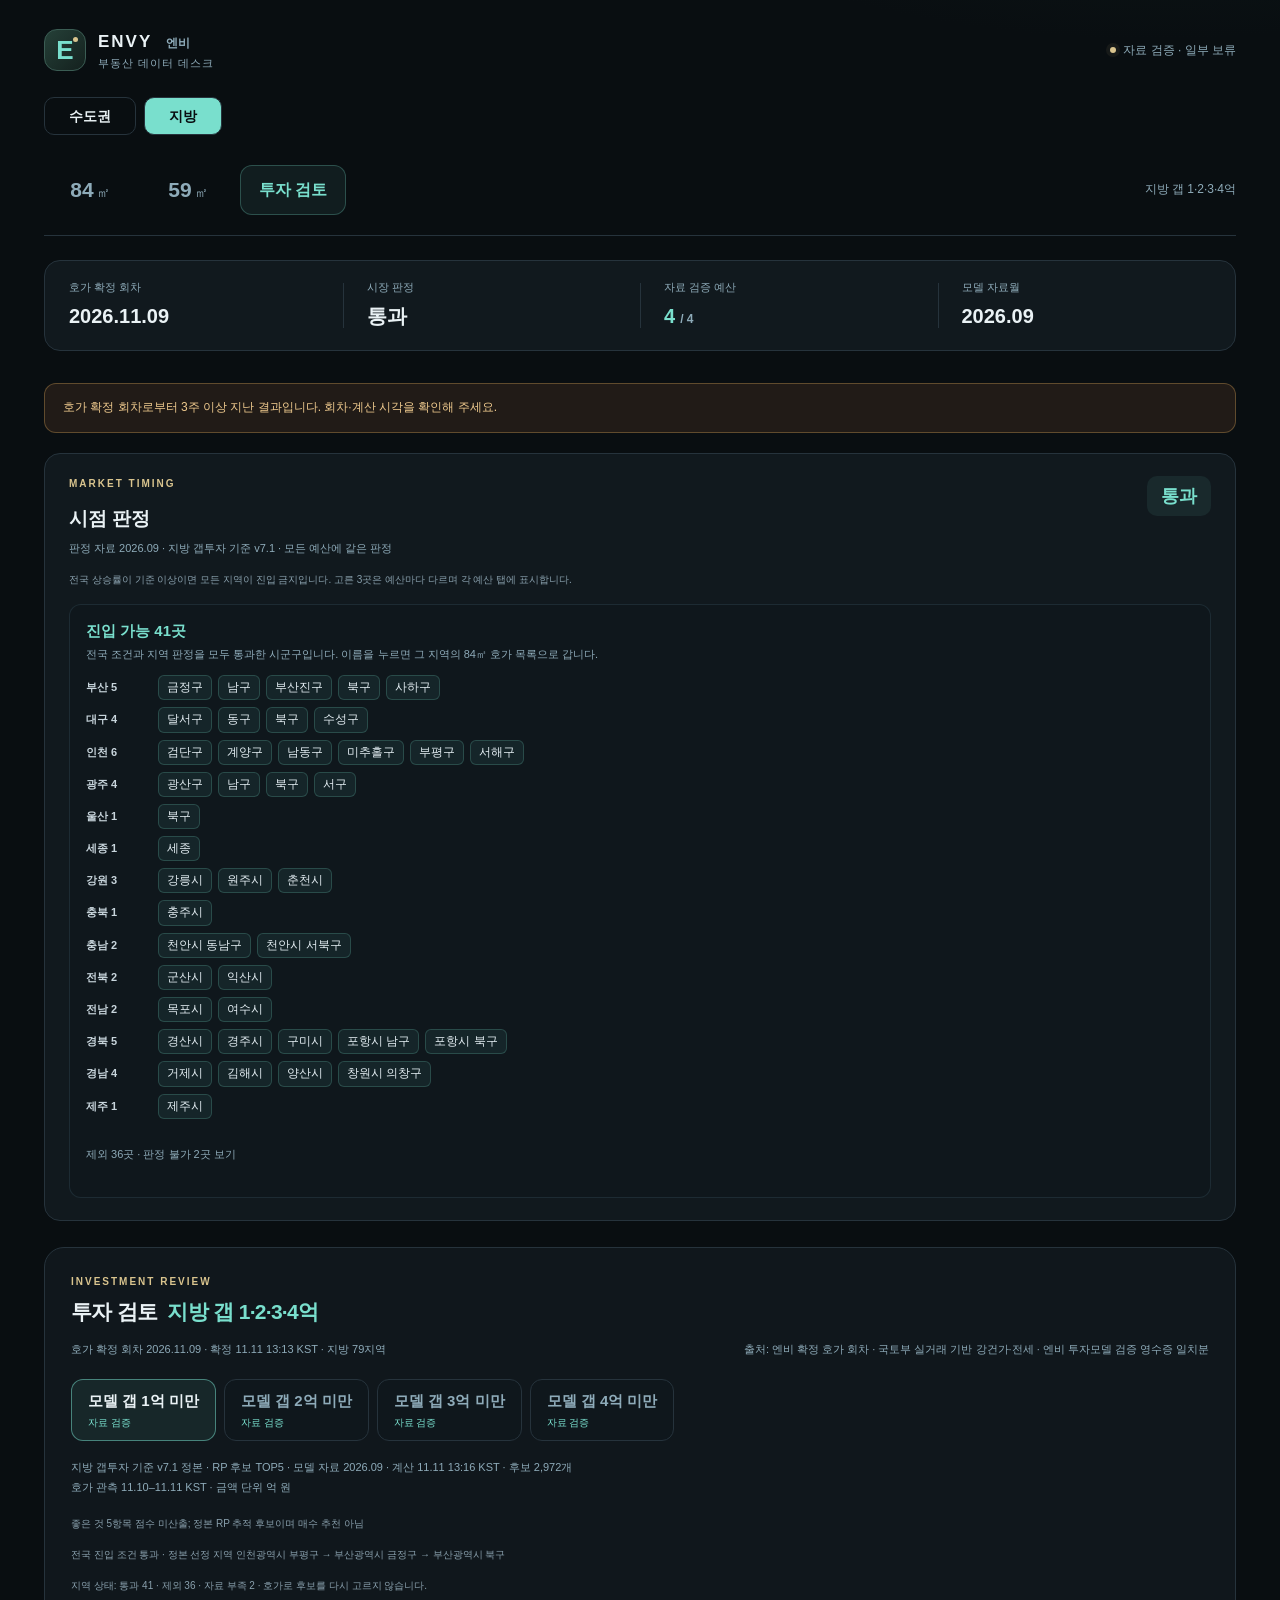
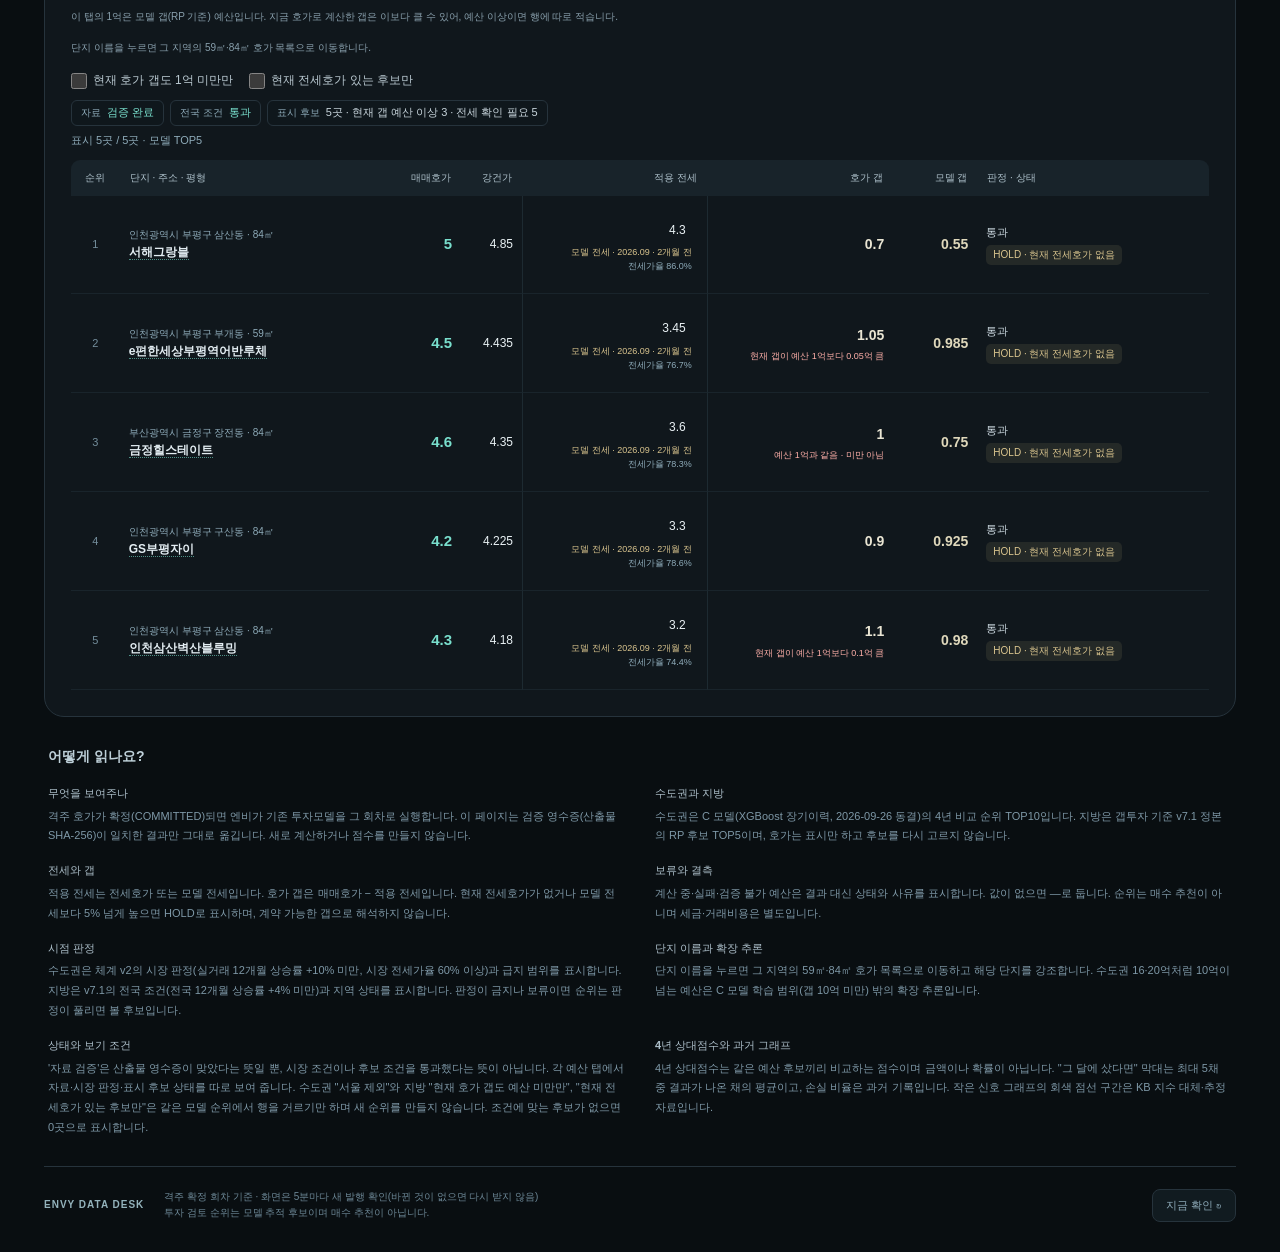
<file: local-invest/index.html>
<!doctype html>
<html lang="ko"><head><meta charset="utf-8"><meta name="viewport" content="width=device-width,initial-scale=1"><meta name="theme-color" content="#090e11"><meta name="description" content="엔비 지방 투자 검토. 확정 호가 회차 뒤 투자모델(갭 1·2·3·4억)의 검증 완료 산출물을 표시합니다."><title>엔비 · 지방 투자 검토</title><link rel="stylesheet" href="../static/site.css?v=8a80840de02d"><script defer src="../static/invest.js?v=03a5b803f539"></script></head>
<body data-lane="local_major" data-view="invest" data-data="local-invest">
<div class="shell">
<header class="topbar"><a class="brand" href="../local-84/" aria-label="엔비 대시보드 홈"><span class="brand-icon" aria-hidden="true">E<span></span></span><span><strong>ENVY <span class="brand-word">엔비</span></strong><small>부동산 데이터 데스크</small></span></a><div class="connection"><span class="status-dot"></span><span id="connection">검증 자료 확인 중</span></div></header>
<nav class="lane-nav" aria-label="수집 권역"><a href="../invest/" data-lane-tab="capital">수도권</a><a href="../local-invest/" data-lane-tab="local_major">지방</a></nav>
<nav class="area-nav" aria-label="전용면적별 페이지"><a href="../local-84/" data-tab="84">84<span>㎡</span></a><a href="../local-59/" data-tab="59">59<span>㎡</span></a><a href="./" class="invest-tab" aria-current="page">투자 검토</a><span>지방 갭 1·2·3·4억</span></nav>
<main>
<section class="summary inv-summary" aria-label="투자 검토 기준"><div><span>호가 확정 회차</span><strong id="round-value">–</strong></div><div><span>시장 판정</span><strong id="gate-value">–</strong></div><div><span>자료 검증 예산</span><strong id="ready-value">–</strong></div><div><span>모델 자료월</span><strong id="month-value">–</strong></div></section>
<div id="error" role="alert" hidden></div>
<section class="inv-timing" id="timing" aria-labelledby="timing-title" hidden><div class="inv-timing-head"><div><p class="eyebrow">MARKET TIMING</p><h2 id="timing-title">시점 판정</h2></div><strong id="timing-verdict" class="inv-verdict">–</strong></div><p class="inv-timing-sub" id="timing-sub"></p><div class="inv-rules" id="timing-rules"></div><p class="table-help" id="timing-help"></p><p class="inv-chart-hold" id="timing-charts-hold" hidden></p><div class="inv-charts" id="timing-charts" hidden><figure class="inv-figure"><figcaption><strong id="outcome-title">그 달에 샀다면 4년 뒤</strong><span id="outcome-sub"></span></figcaption><div class="inv-figure-tools"><div class="inv-seg" role="group" aria-label="보유 기간" id="outcome-toggle"></div><div class="inv-legend"><span><i class="box go"></i>진입 가능</span><span><i class="box wait"></i>보류</span><span><i class="box stop"></i>진입 금지</span><span><i class="box in"></i>진입한 달 — 체계가 고른 최대 5채</span><span><i class="box out"></i>건너뛴 달 — 판정 없이 샀다면</span></div></div><div class="inv-chart" id="chart-outcome"></div><p class="inv-chart-note" id="outcome-note"></p></figure></div><div class="inv-regions" id="timing-regions" hidden></div><details class="inv-details" id="timing-districts" hidden><summary id="timing-districts-label">구 판정 보기</summary><div class="inv-district-wrap" id="timing-district-body"></div></details></section>
<section class="list-panel" aria-labelledby="list-title">
<div class="section-heading"><div><p class="eyebrow">INVESTMENT REVIEW</p><h2 id="list-title">투자 검토 <span>지방 갭 1·2·3·4억</span></h2></div></div>
<div class="data-meta"><p id="round-label">회차 확인 중</p><p id="source-label">출처: 엔비 확정 호가 회차 · 국토부 실거래 기반 강건가·전세 · 엔비 투자모델 검증 영수증 일치분</p></div>
<div class="inv-tabs" role="tablist" aria-label="갭 예산" id="budget-tabs"></div>
<div id="budget-panels"></div>
</section>
<section class="method"><h2>어떻게 읽나요?</h2><div><p><strong>무엇을 보여주나</strong>격주 호가가 확정(COMMITTED)되면 엔비가 기존 투자모델을 그 회차로 실행합니다. 이 페이지는 검증 영수증(산출물 SHA-256)이 일치한 결과만 그대로 옮깁니다. 새로 계산하거나 점수를 만들지 않습니다.</p><p><strong>수도권과 지방</strong>수도권은 C 모델(XGBoost 장기이력, 2026-09-26 동결)의 4년 비교 순위 TOP10입니다. 지방은 갭투자 기준 v7.1 정본의 RP 후보 TOP5이며, 호가는 표시만 하고 후보를 다시 고르지 않습니다.</p><p><strong>전세와 갭</strong>적용 전세는 전세호가 또는 모델 전세입니다. 호가 갭은 매매호가 − 적용 전세입니다. 현재 전세호가가 없거나 모델 전세보다 5% 넘게 높으면 HOLD로 표시하며, 계약 가능한 갭으로 해석하지 않습니다.</p><p><strong>보류와 결측</strong>계산 중·실패·검증 불가 예산은 결과 대신 상태와 사유를 표시합니다. 값이 없으면 —로 둡니다. 순위는 매수 추천이 아니며 세금·거래비용은 별도입니다.</p><p><strong>시점 판정</strong>수도권은 체계 v2의 시장 판정(실거래 12개월 상승률 +10% 미만, 시장 전세가율 60% 이상)과 급지 범위를 표시합니다. 지방은 v7.1의 전국 조건(전국 12개월 상승률 +4% 미만)과 지역 상태를 표시합니다. 판정이 금지나 보류이면 순위는 판정이 풀리면 볼 후보입니다.</p><p><strong>단지 이름과 확장 추론</strong>단지 이름을 누르면 그 지역의 59㎡·84㎡ 호가 목록으로 이동하고 해당 단지를 강조합니다. 수도권 16·20억처럼 10억이 넘는 예산은 C 모델 학습 범위(갭 10억 미만) 밖의 확장 추론입니다.</p><p><strong>상태와 보기 조건</strong>'자료 검증'은 산출물 영수증이 맞았다는 뜻일 뿐, 시장 조건이나 후보 조건을 통과했다는 뜻이 아닙니다. 각 예산 탭에서 자료·시장 판정·표시 후보 상태를 따로 보여 줍니다. 수도권 "서울 제외"와 지방 "현재 호가 갭도 예산 미만만", "현재 전세호가 있는 후보만"은 같은 모델 순위에서 행을 거르기만 하며 새 순위를 만들지 않습니다. 조건에 맞는 후보가 없으면 0곳으로 표시합니다.</p><p><strong>4년 상대점수와 과거 그래프</strong>4년 상대점수는 같은 예산 후보끼리 비교하는 점수이며 금액이나 확률이 아닙니다. "그 달에 샀다면" 막대는 최대 5채 중 결과가 나온 채의 평균이고, 손실 비율은 과거 기록입니다. 작은 신호 그래프의 회색 점선 구간은 KB 지수 대체·추정 자료입니다.</p></div></section>
</main><footer><span>ENVY DATA DESK</span><p>격주 확정 회차 기준 · 화면은 5분마다 새 발행 확인(바뀐 것이 없으면 다시 받지 않음)<br>투자 검토 순위는 모델 추적 후보이며 매수 추천이 아닙니다.</p><button id="refresh" type="button" title="새 발행을 다시 받아 확인합니다. 새 호가를 수집하는 버튼이 아닙니다.">지금 확인 ↻</button></footer>
</div><noscript>JavaScript를 켜야 투자 검토 결과를 볼 수 있습니다.</noscript>
</body></html>
</file>
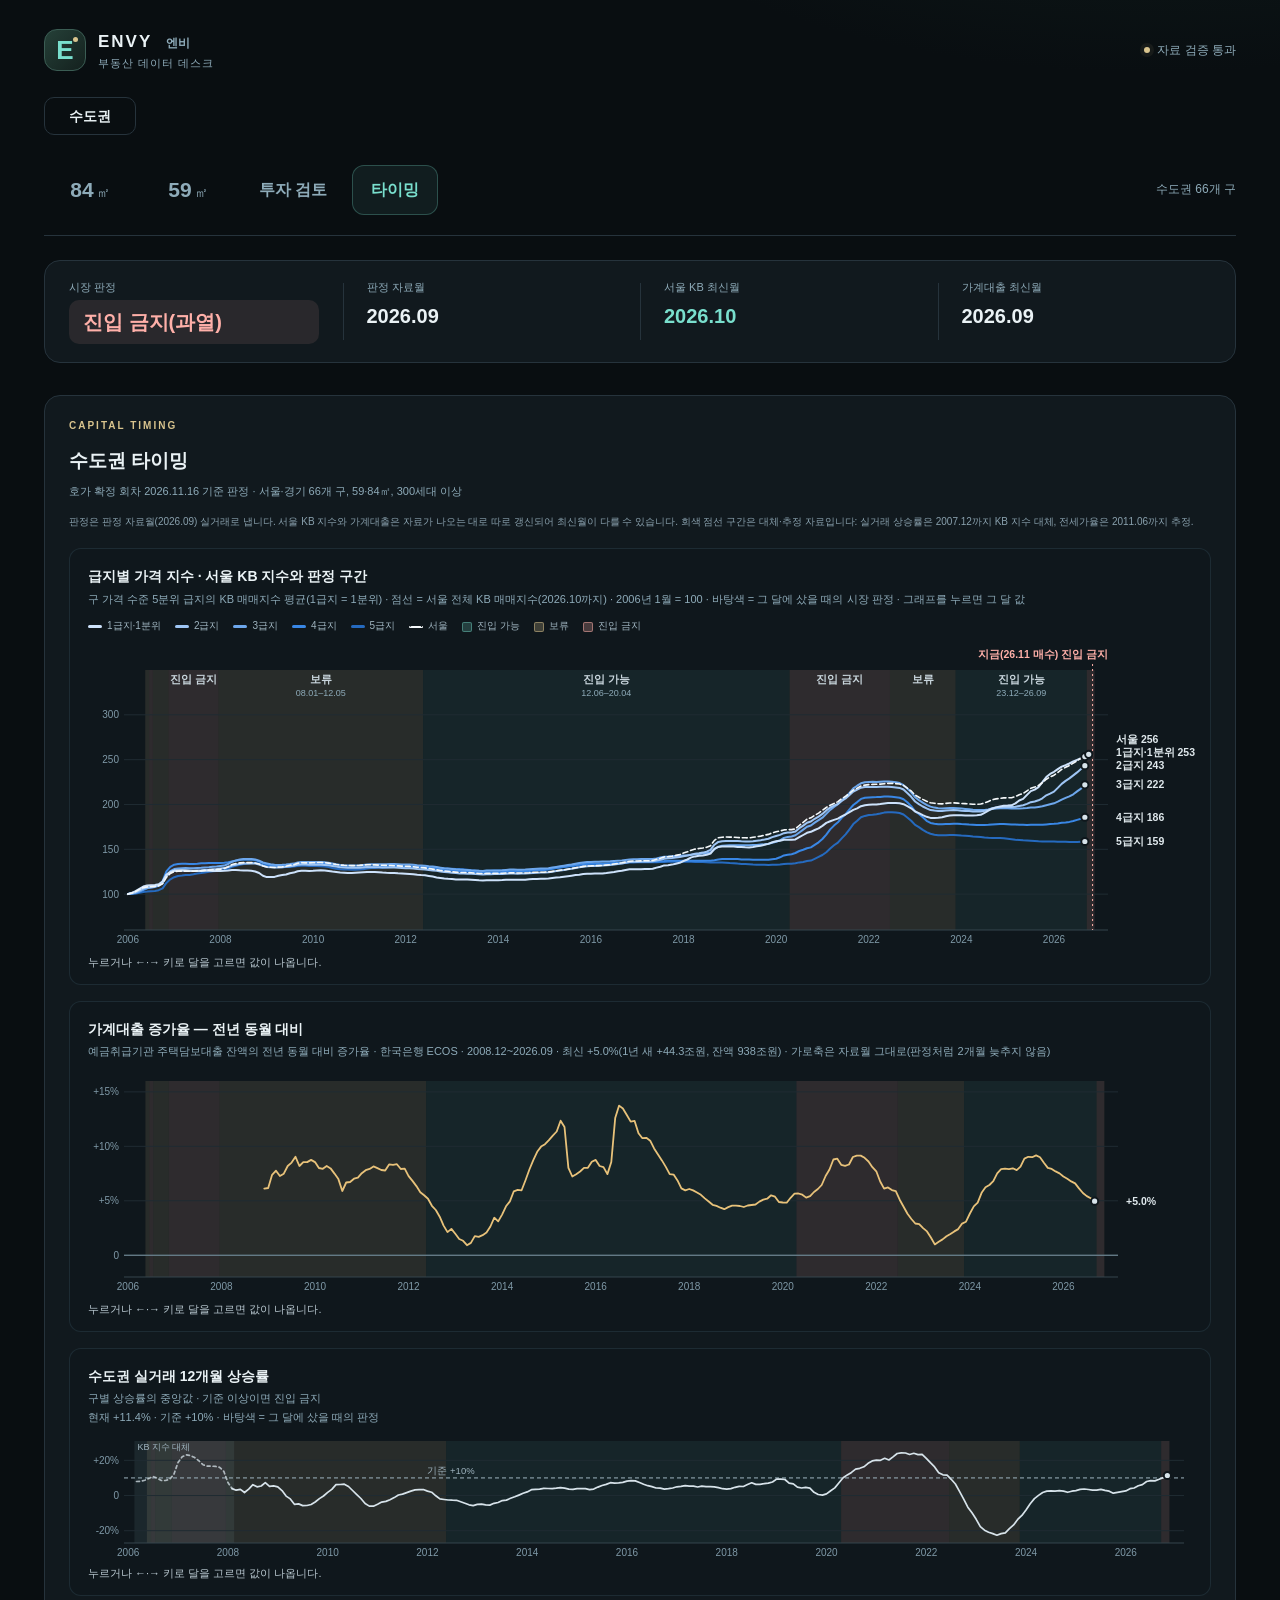
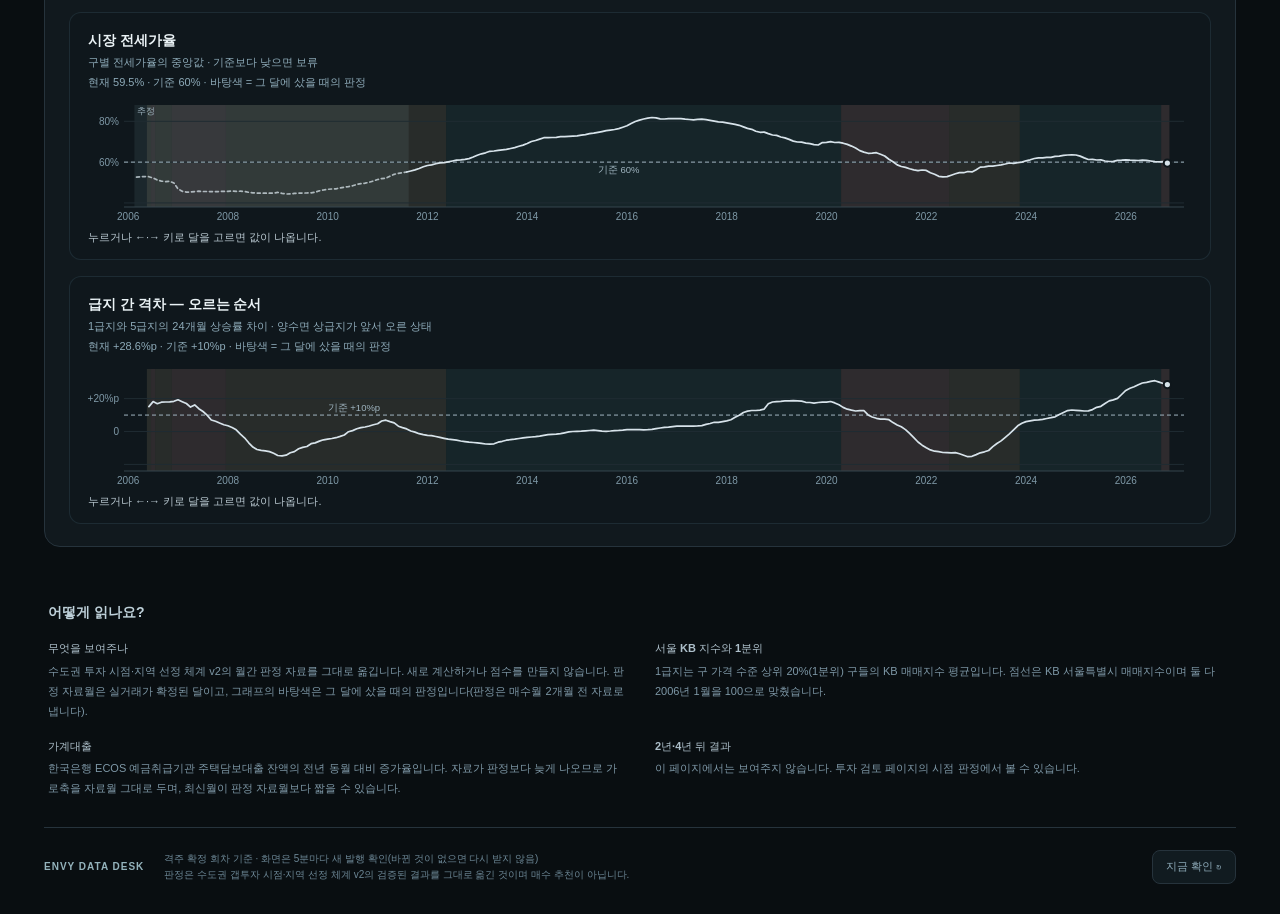
<file: timing/index.html>
<!doctype html>
<html lang="ko"><head><meta charset="utf-8"><meta name="viewport" content="width=device-width,initial-scale=1"><meta name="theme-color" content="#090e11"><meta name="description" content="엔비 수도권 타이밍. 수도권 갭투자 시점 판정, 서울 KB 지수와 1분위, 가계대출 증가율을 표시합니다."><title>엔비 · 수도권 타이밍</title><link rel="stylesheet" href="../static/site.css?v=8a80840de02d"><script defer src="../static/timing.js?v=93cab82e21f3"></script></head>
<body data-lane="capital" data-view="timing" data-data="timing">
<div class="shell">
<header class="topbar"><a class="brand" href="../84/" aria-label="엔비 대시보드 홈"><span class="brand-icon" aria-hidden="true">E<span></span></span><span><strong>ENVY <span class="brand-word">엔비</span></strong><small>부동산 데이터 데스크</small></span></a><div class="connection"><span class="status-dot"></span><span id="connection">검증 자료 확인 중</span></div></header>
<nav class="lane-nav" aria-label="수집 권역"><a href="./" data-lane-tab="capital">수도권</a></nav>
<nav class="area-nav" aria-label="전용면적별 페이지"><a href="../84/" data-tab="84">84<span>㎡</span></a><a href="../59/" data-tab="59">59<span>㎡</span></a><a href="../invest/" class="invest-tab">투자 검토</a><a href="./" class="timing-tab" aria-current="page">타이밍</a><span>수도권 66개 구</span></nav>
<main>
<section class="summary inv-summary" aria-label="타이밍 요약"><div><span>시장 판정</span><strong id="verdict-value" class="inv-verdict">–</strong></div><div><span>판정 자료월</span><strong id="month-value">–</strong></div><div><span>서울 KB 최신월</span><strong id="seoul-value">–</strong></div><div><span>가계대출 최신월</span><strong id="loan-value">–</strong></div></section>
<div id="error" role="alert" hidden></div>
<section class="inv-timing" id="timing" aria-labelledby="timing-title"><div class="inv-timing-head"><div><p class="eyebrow">CAPITAL TIMING</p><h2 id="timing-title">수도권 타이밍</h2></div></div><p class="inv-timing-sub" id="round-label"></p><p class="table-help" id="timing-help"></p><p class="inv-chart-hold" id="timing-hold" hidden></p><p class="inv-chart-hold" id="timing-notes" hidden></p>
<div class="inv-charts" id="timing-charts" hidden>
<figure class="inv-figure"><figcaption><strong>급지별 가격 지수 · 서울 KB 지수와 판정 구간</strong><span id="cycle-sub"></span></figcaption><div class="inv-legend"><span><i class="t1"></i><em data-tier="1">1급지·1분위</em></span><span><i class="t2"></i><em data-tier="2">2급지</em></span><span><i class="t3"></i><em data-tier="3">3급지</em></span><span><i class="t4"></i><em data-tier="4">4급지</em></span><span><i class="t5"></i><em data-tier="5">5급지</em></span><span><i class="seoul"></i><em data-seoul>서울</em></span><span><i class="box go"></i>진입 가능</span><span><i class="box wait"></i>보류</span><span><i class="box stop"></i>진입 금지</span></div><div class="inv-chart" id="chart-cycle"></div></figure>
<figure class="inv-figure" id="fig-loan"><figcaption><strong>가계대출 증가율 — 전년 동월 대비</strong><span id="loan-sub"></span></figcaption><div class="inv-chart" id="chart-loan"></div></figure>
<figure class="inv-figure"><figcaption><strong>수도권 실거래 12개월 상승률</strong><span>구별 상승률의 중앙값 · 기준 이상이면 진입 금지</span><span id="sig-g12-sub"></span></figcaption><div class="inv-chart" data-chart="g12"></div></figure>
<figure class="inv-figure"><figcaption><strong>시장 전세가율</strong><span>구별 전세가율의 중앙값 · 기준보다 낮으면 보류</span><span id="sig-jr-sub"></span></figcaption><div class="inv-chart" data-chart="jr"></div></figure>
<figure class="inv-figure"><figcaption><strong>급지 간 격차 — 오르는 순서</strong><span>1급지와 5급지의 24개월 상승률 차이 · 양수면 상급지가 앞서 오른 상태</span><span id="sig-spread-sub"></span></figcaption><div class="inv-chart" data-chart="spread"></div></figure>
</div></section>
<section class="method"><h2>어떻게 읽나요?</h2><div><p><strong>무엇을 보여주나</strong>수도권 투자 시점·지역 선정 체계 v2의 월간 판정 자료를 그대로 옮깁니다. 새로 계산하거나 점수를 만들지 않습니다. 판정 자료월은 실거래가 확정된 달이고, 그래프의 바탕색은 그 달에 샀을 때의 판정입니다(판정은 매수월 2개월 전 자료로 냅니다).</p><p><strong>서울 KB 지수와 1분위</strong>1급지는 구 가격 수준 상위 20%(1분위) 구들의 KB 매매지수 평균입니다. 점선은 KB 서울특별시 매매지수이며 둘 다 2006년 1월을 100으로 맞췄습니다.</p><p><strong>가계대출</strong>한국은행 ECOS 예금취급기관 주택담보대출 잔액의 전년 동월 대비 증가율입니다. 자료가 판정보다 늦게 나오므로 가로축을 자료월 그대로 두며, 최신월이 판정 자료월보다 짧을 수 있습니다.</p><p><strong>2년·4년 뒤 결과</strong>이 페이지에서는 보여주지 않습니다. 투자 검토 페이지의 시점 판정에서 볼 수 있습니다.</p></div></section>
</main><footer><span>ENVY DATA DESK</span><p>격주 확정 회차 기준 · 화면은 5분마다 새 발행 확인(바뀐 것이 없으면 다시 받지 않음)<br>판정은 수도권 갭투자 시점·지역 선정 체계 v2의 검증된 결과를 그대로 옮긴 것이며 매수 추천이 아닙니다.</p><button id="refresh" type="button" title="새 발행을 다시 받아 확인합니다. 새 호가를 수집하는 버튼이 아닙니다.">지금 확인 ↻</button></footer>
</div><noscript>JavaScript를 켜야 타이밍 결과를 볼 수 있습니다.</noscript>
</body></html>
</file>
<file: static/site.css>
.back-link{display:inline-flex;align-items:center;color:var(--accent);border:1px solid var(--line);padding:9px 14px;border-radius:10px;margin-bottom:18px;font-weight:700}.region-link:hover{color:var(--accent);text-decoration:underline}.name .region-link,.unit-card .unit{display:block}.unit-card .unit{font-size:15px;font-weight:700;overflow-wrap:anywhere}.actual-reference{display:block!important;font-size:9px!important;line-height:1.6!important;color:var(--gold)!important;background:none!important;white-space:normal!important;margin-top:5px}.mixed-note{display:block;font-size:9px;color:var(--gold);font-weight:400}.metric-value{display:block}.quote:has(.actual-reference){min-width:100px}.current-grid>div{min-width:0}.current-grid .actual-reference{max-width:100%;overflow-wrap:anywhere}.lane-nav{display:flex;gap:8px;margin-top:24px}.lane-nav a{padding:7px 24px;border:1px solid var(--line);border-radius:10px;font-weight:700}.lane-nav a[aria-selected="true"]{background:var(--accent);color:var(--bg)}#coverage-notice a{color:var(--accent)}:root{color-scheme:dark;--bg:#090e11;--panel:#121a1f;--panel2:#172229;--line:#26333c;--ink:#eaf2f5;--muted:#8eabb9;--accent:#79dfcd;--gold:#d9c48e;--up:#ffb0a9;--down:#a8c9ff;--flat:#a9b8c2;font-family:Pretendard,-apple-system,BlinkMacSystemFont,'Apple SD Gothic Neo','Noto Sans KR','Malgun Gothic',sans-serif;font-variant-numeric:tabular-nums;-webkit-font-smoothing:antialiased}*{box-sizing:border-box}body{margin:0;color:var(--ink);background:radial-gradient(1000px 500px at 90% -10%,#19352c70,transparent 65%),var(--bg);font-size:14px;line-height:1.6}a{color:inherit;text-decoration:none}button,input,select{font:inherit}button,a,select,input{outline-offset:4px}button{cursor:pointer}button:focus-visible,a:focus-visible,input:focus-visible,select:focus-visible{outline:2px solid var(--accent)}[hidden]{display:none!important}.shell{max-width:1580px;padding:28px 44px 0;margin:auto}.topbar{display:flex;justify-content:space-between;align-items:center;gap:12px}.brand{display:flex;align-items:center;gap:12px}.brand-icon{height:42px;width:42px;border:1px solid #3b5d54;border-radius:13px;display:flex;align-items:center;justify-content:center;color:var(--accent);font-size:26px;font-weight:800;background:linear-gradient(135deg,#254038,#14211e);position:relative}.brand-icon span{position:absolute;right:7px;top:7px;width:5px;height:5px;border-radius:50%;background:var(--gold)}.brand strong{letter-spacing:2px;font-size:17px}.brand-word{font-size:12px;letter-spacing:0;color:var(--muted);margin-left:7px}.brand small{display:block;color:var(--muted);font-size:11px;letter-spacing:1px}.connection{display:flex;align-items:center;gap:7px;color:var(--muted);font-size:12px}.status-dot{width:6px;height:6px;background:var(--gold);border-radius:50%;box-shadow:0 0 0 4px #d9c48e11}.area-nav{display:flex;align-items:center;gap:6px;margin:28px 0 24px;padding-bottom:18px;border-bottom:1px solid var(--line)}.area-nav a{min-width:92px;padding:9px 24px;text-align:center;border:1px solid transparent;border-radius:12px;color:var(--muted);font-size:21px;font-weight:700}.area-nav a span{font-size:13px;font-weight:400;margin-left:3px}.area-nav a[aria-current=page]{color:var(--accent);background:#79dfcd13;border-color:#79dfcd42}.area-nav>span{margin-left:auto;color:var(--muted);font-size:12px}.hero{display:grid;grid-template-columns:1fr 1fr;gap:30px;padding:34px 40px;border:1px solid var(--line);border-radius:24px;background:linear-gradient(115deg,#19252a,#10191e);box-shadow:0 14px 60px #0002}.eyebrow{font-size:10px;letter-spacing:2px;color:var(--gold);font-weight:600;margin:0 0 12px}h1{font-size:35px;line-height:1.35;letter-spacing:-1.4px;margin:0 0 17px}h1 span{color:var(--accent)}.intro{color:var(--muted);font-size:13px;margin:0}.intro strong{color:var(--ink)}.tags{display:flex;gap:7px;flex-wrap:wrap;margin-top:20px}.tags span{font-size:10px;color:#aec2cc;border:1px solid #34464e;padding:4px 9px;border-radius:6px}.hero-price{align-self:center;text-align:right}.hero-price>p:first-child{color:var(--gold);font-size:12px;margin:0}.hero-price>div{line-height:1.2;padding:6px 0 12px}.hero-price>div strong{font-size:76px;letter-spacing:-4px;font-weight:700;color:var(--accent)}.hero-price>div span{font-size:21px;color:var(--accent);margin-left:8px}.hero-price h2{font-size:18px;margin:0}.hero-price p{color:var(--muted);font-size:12px;margin:3px 0}.hero-price .price-note{font-size:10px;margin-top:16px;color:#76909e}.summary{display:grid;grid-template-columns:repeat(4,1fr);margin:22px 0 32px;border:1px solid var(--line);border-radius:16px;background:#11191e}.summary>div{padding:18px 24px;position:relative}.summary>div+div:before{content:'';position:absolute;left:0;top:22px;bottom:22px;width:1px;background:var(--line)}.summary span{display:block;color:var(--muted);font-size:11px}.summary strong{display:block;font-size:25px;margin-top:4px;font-weight:650}.summary small{font-size:12px;color:var(--muted);margin-left:5px}.summary>div:nth-child(3) strong{color:var(--accent)}.list-panel{padding:26px;border:1px solid var(--line);border-radius:20px;background:#10171c}.section-heading{display:flex;align-items:center;justify-content:space-between;gap:15px}.section-heading h2{font-size:21px;letter-spacing:-.7px;margin:0}.section-heading h2 span{color:var(--accent);margin-left:5px}.section-heading .eyebrow{margin-bottom:5px}.download{font-size:11px;color:var(--muted);border:1px solid var(--line);border-radius:8px;padding:7px 11px;white-space:nowrap}.download:hover{color:var(--accent);border-color:var(--accent)}.data-meta{display:flex;justify-content:space-between;flex-wrap:wrap;gap:2px;margin:13px 0 20px;color:var(--muted);font-size:11px}.data-meta p{margin:0}.filters{display:flex;gap:10px}.filters .search{flex:1;display:flex;align-items:center;padding:0 14px;background:#0a1115;border:1px solid var(--line);border-radius:9px;min-width:180px}.search>span{font-size:24px;color:var(--muted);margin-right:7px}.search input{width:100%;border:0;background:transparent;color:var(--ink);padding:10px 0;min-width:0;font-size:12px}.search input::placeholder{color:#76909e}.filters select{height:43px;padding:0 30px 0 12px;background:#0a1115;border:1px solid var(--line);border-radius:9px;color:var(--ink);font-size:12px}.list-toolbar{display:flex;justify-content:space-between;align-items:center;gap:12px;margin:16px 0 0}.list-toolbar>p{font-size:11px;color:var(--muted);margin:0}.legend{display:flex;gap:12px;color:var(--muted);font-size:10px;white-space:nowrap}.legend span{display:flex;align-items:center;gap:5px}.legend i{width:7px;height:7px;border-radius:2px}.legend .up{background:#d97d76}.legend .down{background:#6e9ddd}.legend .flat{background:#87949e}.table-help{font-size:10px;color:#89a0ad;margin:10px 0 15px}.table-help strong{font-weight:500;color:#bbccd5}.desktop-table{overflow-x:auto}table{width:100%;border-collapse:separate;border-spacing:0;font-size:12px}th{background:#18232a;color:#adc0ca;font-weight:500;text-align:right;white-space:nowrap;padding:10px 10px;font-size:10px}th small{display:block;color:#71909f;font-size:9px}th[colspan]{text-align:center;font-size:11px;border-bottom:1px solid var(--line)}th[colspan] small{display:inline;margin-left:3px}th.rank{text-align:center;min-width:40px}th.identity{text-align:left;min-width:210px}th:first-child{border-top-left-radius:9px}th:last-child{border-top-right-radius:9px}td{padding:15px 9px;text-align:right;border-bottom:1px solid #23323b80;white-space:nowrap;vertical-align:middle}td.name{text-align:left;white-space:normal;min-width:210px;max-width:300px}td.name .region{font-size:10px;display:block;color:var(--muted)}td.name .unit{display:block;font-weight:550;color:#e3edf2;overflow-wrap:anywhere;line-height:1.5}td.rank{text-align:center;color:#748e9c;font-size:11px}.quote.current{font-size:15px;font-weight:600;color:var(--accent)}.quote span{display:inline-block;padding:5px 6px;border-radius:5px}.quote .up,.history-value.up{background:#fa7c6e16;color:var(--up)}.quote .down,.history-value.down{background:#74a6fd1a;color:var(--down)}.quote .flat,.history-value.flat{background:#b1bec514;color:var(--flat)}.quote .missing{color:#627b89}.divider{border-left:1px solid #2b3d4680}.metric{font-size:14px;font-weight:550;color:#e9e5d3;min-width:69px}.review{font-size:9px;color:var(--gold);display:block}.mobile-cards{display:none}.method{padding:28px 4px}.method>h2{font-size:14px;color:#bed0d9;margin:0 0 16px}.method>div{display:grid;grid-template-columns:repeat(2,1fr);gap:15px 30px}.method p{font-size:11px;color:#7e98a7;margin:0;line-height:1.8}.method strong{display:block;color:#adbfca;font-size:11px;margin-bottom:3px;font-weight:550}footer{display:flex;align-items:center;gap:20px;border-top:1px solid var(--line);padding:22px 0 30px;color:#6c8796;font-size:10px}footer>span{letter-spacing:1px;font-weight:600;color:#94b3bc}footer p{margin:0}footer button{margin-left:auto;border:1px solid var(--line);border-radius:8px;color:var(--muted);background:#111b20;padding:7px 13px;font-size:11px}#error{padding:14px 18px;margin-bottom:20px;border:1px solid #c99a5360;color:#efca8e;background:#3a291e80;border-radius:12px;font-size:12px}#no-results{text-align:center;padding:40px 8px;color:var(--muted)}.sr-only{position:absolute;width:1px;height:1px;padding:0;margin:-1px;overflow:hidden;clip:rect(0,0,0,0);white-space:nowrap;border:0}
@media(max-width:1150px) and (min-width:761px){.shell{padding:24px 24px 0}.list-panel{padding:20px}th,td{padding-left:6px;padding-right:6px}th.identity,td.name{min-width:180px}.metric{min-width:55px}table{font-size:11px}}
@media(max-width:760px){.shell{padding:20px 16px 0;max-width:600px}.brand-icon{height:36px;width:36px;font-size:23px}.brand strong{font-size:15px}.brand small{font-size:9px}.brand-word{display:none}.connection{font-size:10px}.area-nav{margin:24px 0 16px;padding-bottom:14px}.area-nav a{min-width:77px;padding:7px 18px;font-size:20px}.area-nav>span{font-size:9px}.hero{display:block;padding:26px 23px;border-radius:20px}.hero-copy h1{font-size:29px;margin-bottom:12px}.hero-copy h1 br{display:none}.hero-copy h1 span{display:block}.eyebrow{font-size:9px;letter-spacing:1.6px}.intro{font-size:12px}.tags{margin-top:15px;gap:5px}.tags span{font-size:9px;padding:3px 7px}.hero-price{text-align:left;border-top:1px solid var(--line);margin-top:22px;padding-top:18px}.hero-price>div{padding:4px 0 7px}.hero-price>div strong{font-size:58px;letter-spacing:-2px}.hero-price h2{font-size:16px}.hero-price>p:first-child{font-size:10px}.hero-price p{font-size:10px}.hero-price .price-note{margin-top:9px}.summary{grid-template-columns:repeat(2,1fr);margin:14px 0 24px}.summary>div{padding:13px 17px}.summary strong{font-size:22px}.summary span{font-size:10px}.summary>div+div:before{top:16px;bottom:16px}.summary>div:nth-child(3):before{display:none}.summary>div:nth-child(n+3){border-top:1px solid var(--line)}.list-panel{padding:20px 14px 6px;border-radius:18px}.section-heading h2{font-size:18px}.download{font-size:9px;padding:6px 8px}.data-meta{display:block;font-size:10px;margin:10px 0 16px}.data-meta p+p{margin-top:2px}.filters{display:grid;grid-template-columns:1fr 1fr;gap:8px}.filters .search{grid-column:1/-1;min-width:0}.filters select{width:100%;height:38px;font-size:11px}.list-toolbar{align-items:flex-start;gap:8px;flex-wrap:wrap}.legend{font-size:9px;gap:9px}.table-help{font-size:9px;line-height:1.7}.desktop-table{display:none}.mobile-cards{display:block}.unit-card{border-top:1px solid var(--line);padding:18px 0}.card-heading{display:flex;gap:10px;align-items:flex-start}.card-rank{width:23px;text-align:center;color:#688895;font-size:13px;font-weight:550;padding-top:1px;flex-shrink:0}.card-rank small{font-size:9px}.card-heading .region{color:var(--muted);font-size:10px}.card-heading h3{font-size:14px;line-height:1.55;margin:2px 0 0;overflow-wrap:anywhere}.current-grid{display:grid;grid-template-columns:repeat(4,1fr);gap:5px;margin:13px 0 10px}.current-grid>div{min-width:0;padding:10px 5px;background:#18232b80;border:1px solid #273c4560;border-radius:8px;text-align:center}.current-grid label{display:block;color:var(--muted);font-size:9px;white-space:nowrap}.current-grid strong{display:block;color:var(--accent);font-size:17px;letter-spacing:-.6px;min-height:28px;font-weight:650}.current-grid>div:nth-child(n+3) strong{color:#dfd8bb}.current-grid strong small{font-size:9px;color:#819ba7;margin-left:1px;font-weight:400}.history-grid{display:grid;grid-template-columns:40px 1fr 1fr;gap:5px 7px;align-items:center;font-size:10px}.history-grid>span{color:#7996a5;font-size:9px}.history-value{display:block;padding:4px 7px;border-radius:5px;text-align:right}.history-value em{font-style:normal;float:left;color:#7996a5;font-size:9px}.method{padding:24px 2px}.method>div{grid-template-columns:1fr;gap:12px}.method p{font-size:10px}.method strong{font-size:10px}.method>h2{font-size:13px;margin-bottom:12px}footer{flex-wrap:wrap;gap:9px 15px;padding:18px 0 25px}footer>span{font-size:9px}footer p{font-size:9px}footer button{font-size:10px;padding:7px 10px}}
/* investment review pages (2026-10-28) */
.area-nav{flex-wrap:wrap}.area-nav a.invest-tab{min-width:0;font-size:16px;padding:11px 18px;white-space:nowrap}
.inv-summary strong{font-size:20px}.inv-tabs{display:flex;gap:8px;flex-wrap:wrap;margin:4px 0 18px}
.inv-tab{display:flex;flex-direction:column;align-items:flex-start;gap:2px;min-height:44px;padding:9px 16px;border:1px solid var(--line);border-radius:12px;background:#0f171c;color:var(--muted);text-align:left}
.inv-tab[aria-selected="true"]{border-color:#79dfcd80;background:#79dfcd14;color:var(--ink)}.inv-tab-label{font-size:15px;font-weight:700}.inv-tab-status{font-size:10px}
.inv-tab-status.ready{color:var(--accent)}.inv-tab-status.pending{color:var(--gold)}.inv-tab-status.failed,.inv-tab-status.hold{color:#efca8e}
.inv-table th.inv-status-head{text-align:left}.inv-panel .data-meta{display:block}.inv-panel .data-meta p+p{margin-top:2px}.inv-table td.name{min-width:220px}
.inv-identity .inv-address{display:block;font-size:10px;color:var(--muted)}.inv-identity .inv-name{display:block;font-weight:600;color:#e3edf2;overflow-wrap:anywhere}
.inv-rent .inv-value{display:block}.inv-note{display:block;font-size:9px;color:var(--gold);font-weight:400;white-space:normal}
.inv-status{display:flex;flex-direction:column;gap:3px;align-items:flex-start;text-align:left}.inv-status-cell{text-align:left;white-space:normal;min-width:190px}
.inv-gate{font-size:11px;color:#c9d6dd}.inv-hold{font-size:10px;padding:2px 7px;border-radius:5px}.inv-hold.ok{background:#79dfcd14;color:var(--accent)}.inv-hold.hold{background:#d9c48e1a;color:var(--gold)}
.inv-flag{font-size:9px;color:#efa98e}.metric.score{color:#dfd8bb}
.inv-hold-box{padding:18px 20px;border:1px dashed #d9c48e70;border-radius:14px;background:#d9c48e0d}.inv-hold-box strong{color:var(--gold);font-size:15px}.inv-hold-box p{margin:6px 0 0;color:#b9c8d0;font-size:12px}
.inv-reason{font-family:ui-monospace,monospace;font-size:11px!important;color:#8eabb9!important;overflow-wrap:anywhere}
.inv-details{margin:14px 0 6px;font-size:11px;color:var(--muted)}.inv-details summary{cursor:pointer;min-height:44px;display:flex;align-items:center}.inv-details ul{margin:6px 0 0;padding-left:18px;columns:2;column-gap:28px}
.inv-card .inv-card-line{margin:4px 0 8px;font-size:10px;color:var(--muted)}.inv-card .inv-status{margin-bottom:2px}.inv-empty{color:var(--muted);padding:20px 0}
@media(max-width:760px){.area-nav a.invest-tab{font-size:14px;padding:9px 12px}.inv-summary strong{font-size:17px}.inv-tab{flex:1 1 0;min-width:0;padding:8px 10px}.inv-tab-label{font-size:13px}.inv-details ul{columns:1}.inv-card .current-grid small.inv-note{font-size:8px;overflow-wrap:anywhere}}
/* investment review 2026-10-29: market timing panel, region links, focused complex */
.inv-timing{margin:0 0 26px;padding:22px 24px;border:1px solid var(--line);border-radius:16px;background:#11191e}.inv-timing-head{display:flex;justify-content:space-between;align-items:flex-start;gap:12px}.inv-timing-head h2{margin:2px 0 0;font-size:19px}
.inv-verdict{font-size:18px;padding:6px 14px;border-radius:10px;white-space:nowrap;font-weight:700}.inv-verdict.go{color:var(--accent);background:#79dfcd14}.inv-verdict.stop{color:var(--up);background:#ffb0a91a}.inv-verdict.wait{color:var(--gold);background:#d9c48e1a}
.inv-timing-sub{margin:6px 0 14px;font-size:11px;color:var(--muted)}.inv-rules{display:grid;grid-template-columns:repeat(3,1fr);gap:10px}.inv-rules[data-count="2"]{grid-template-columns:repeat(2,1fr)}
.inv-rule{min-width:0;padding:14px 16px;border:1px solid #273c4590;border-radius:12px;background:#18232b80}.inv-rule label{display:block;font-size:11px;color:var(--muted)}.inv-rule strong{display:block;font-size:24px;margin:4px 0 2px;font-weight:650;color:var(--ink);overflow-wrap:anywhere}.inv-rule small{display:block;font-size:10px;color:#9fb4bf}
.inv-result{display:inline-block;margin-top:8px;font-size:11px;padding:2px 8px;border-radius:5px}.inv-result.pass{background:#79dfcd14;color:var(--accent)}.inv-result.fail{background:#ffb0a91a;color:var(--up)}.inv-result.info{background:#a8c9ff1a;color:var(--down)}.inv-timing .table-help{margin:12px 0 0}
.inv-district-wrap{overflow-x:auto;margin-top:6px}.inv-district{width:100%;border-collapse:collapse;font-size:11px;color:#c9d6dd}.inv-district th,.inv-district td{padding:5px 8px;border-bottom:1px solid var(--line);text-align:left;white-space:nowrap;font-weight:400}.inv-district th{color:var(--muted)}.inv-district .num{text-align:right}.inv-district tr.hold td{color:#6f8794}
a.inv-link{color:#e3edf2;text-decoration:none;border-bottom:1px dotted #79dfcd99}a.inv-link:hover,a.inv-link:focus-visible{color:var(--accent);border-bottom-color:var(--accent)}.inv-identity a.inv-name{display:inline}
.inv-tab-flag{font-size:9px;color:#efa98e}.inv-ratio{display:block;font-size:9px;color:var(--muted);font-weight:400}.inv-district-note{display:block;font-size:9px;color:#c9d6dd}
tr.is-focus td{background:#79dfcd1f}.unit-card.is-focus{background:#79dfcd12;border-radius:10px;box-shadow:0 0 0 1px #79dfcd66}.focus-badge{display:inline-block;margin-left:6px;font-size:9px;padding:1px 6px;border-radius:5px;background:#79dfcd24;color:var(--accent);vertical-align:middle}.invest-back{display:inline-block;margin-left:14px}
@media(max-width:760px){.inv-timing{padding:16px 14px;border-radius:14px;margin-bottom:18px}.inv-timing-head{flex-wrap:wrap}.inv-timing-head h2{font-size:16px}.inv-verdict{font-size:15px;padding:5px 11px}.inv-rules,.inv-rules[data-count="2"]{grid-template-columns:1fr;gap:8px}.inv-rule{padding:11px 13px}.inv-rule strong{font-size:20px}.inv-district{font-size:10px}.inv-district th,.inv-district td{padding:4px 6px}.inv-tab-flag{font-size:8px}.invest-back{display:block;margin:6px 0 0}}
@media(max-width:760px){.inv-tab{flex:1 1 28%;min-width:0}body[data-lane="local_major"] .inv-tab{flex-basis:40%}.inv-tab-label{white-space:nowrap}}@media(max-width:380px){.inv-tab-prefix{display:none}}
/* investment review 2026-10-29 (2): timing charts and the local region list */
.inv-charts{display:grid;gap:16px;margin-top:18px}.inv-figure{margin:0;padding:16px 18px 12px;border:1px solid #273c4590;border-radius:12px;background:#0f171c;min-width:0}
.inv-figure figcaption strong{display:block;font-size:14px;color:var(--ink);font-weight:700}.inv-figure figcaption span{display:block;margin-top:3px;font-size:11px;color:var(--muted);line-height:1.6}
.inv-figure-tools{display:flex;flex-wrap:wrap;align-items:center;gap:8px 16px;margin-top:10px}.inv-figure-tools .inv-legend{margin:0}
.inv-legend{display:flex;flex-wrap:wrap;gap:6px 14px;margin:10px 0 2px;font-size:10px;color:#9fb4bf}.inv-legend span{white-space:nowrap}
.inv-legend i{display:inline-block;width:14px;height:3px;border-radius:2px;margin-right:5px;vertical-align:middle}.inv-legend i.box{width:10px;height:10px;border-radius:2px}
.inv-legend i.t1{background:#cde2fb}.inv-legend i.t2{background:#9ec5f4}.inv-legend i.t3{background:#6da7ec}.inv-legend i.t4{background:#3987e5}.inv-legend i.t5{background:#256abf}
.inv-legend i.go{background:#79dfcd33;border:1px solid #79dfcd66}.inv-legend i.wait{background:#d9c48e3d;border:1px solid #d9c48e80}.inv-legend i.stop{background:#ffb0a93d;border:1px solid #ffb0a980}
.inv-legend i.in{background:#d7e3ea}.inv-legend i.out{background:#4e5f68}
.inv-chart{position:relative;width:100%;min-width:0;margin-top:6px}.inv-svg{display:block;max-width:100%;overflow:visible;touch-action:pan-y}
.inv-svg .wash.go{fill:#79dfcd;fill-opacity:.07}.inv-svg .wash.wait{fill:#d9c48e;fill-opacity:.12}.inv-svg .wash.stop{fill:#ffb0a9;fill-opacity:.13}
.inv-svg .grid{stroke:#1f2b32;stroke-width:1}.inv-svg .axis{stroke:#34444d;stroke-width:1}.inv-svg .zero{stroke:#7f99a7;stroke-width:1}
.inv-svg text{font-family:inherit}.inv-svg .tick{fill:#7f99a7;font-size:10px}
.inv-svg .tier{fill:none;stroke-width:2;stroke-linejoin:round;stroke-linecap:round}.inv-svg .end-dot{fill:#d7e3ea;stroke:#0f171c;stroke-width:2}.inv-svg .tier-dot{stroke:#0f171c;stroke-width:2}
.inv-svg .end-label{fill:#dfe8ec;font-size:10.5px;font-weight:600}.inv-svg .band-name{fill:#c9d6dd;font-size:10.5px;font-weight:700}.inv-svg .band-period{fill:#8eabb9;font-size:9px}
.inv-svg .now{stroke:#ffb0a9;stroke-width:1;stroke-dasharray:2 3}.inv-svg .now-label{fill:#ffb0a9;font-size:10.5px;font-weight:700}
.inv-svg .sig{fill:none;stroke:#d7e3ea;stroke-width:1.7;stroke-linejoin:round;stroke-linecap:round}.inv-svg .thr{stroke:#9fb4bf;stroke-width:1;stroke-dasharray:4 3}.inv-svg .thr-label{fill:#9fb4bf;font-size:9.5px}
.inv-svg .bar-in{fill:#d7e3ea}.inv-svg .bar-out{fill:#4e5f68}.inv-svg .seg-label{fill:#eaf2f5;font-size:10px;font-weight:700}.inv-svg .note{fill:#7f99a7;font-size:9.5px}
.inv-svg .guide{stroke:#eaf2f599;stroke-width:1}.inv-svg .hit{fill:transparent;cursor:crosshair}
.inv-tip{position:absolute;z-index:3;pointer-events:none;padding:7px 9px;border-radius:8px;background:#0b1114f2;border:1px solid #34444d;font-size:11px;line-height:1.55;color:#dfe8ec;white-space:nowrap;box-shadow:0 6px 18px #0009}
.inv-tip strong{display:block;font-size:11px}.inv-tip span{display:block;color:#b9c8d0}
.inv-seg{display:inline-flex;gap:4px}.inv-seg button{min-height:34px;min-width:52px;padding:4px 12px;border-radius:8px;border:1px solid var(--line);background:#0f171c;color:var(--muted);font-size:12px;cursor:pointer}
.inv-seg button[aria-pressed="true"]{border-color:#79dfcd80;color:var(--ink);background:#79dfcd14}
.inv-chart-note{margin:8px 0 0;font-size:10px;color:#7e98a7;line-height:1.7}.inv-chart-hold{margin:12px 0 0;font-size:11px;color:var(--gold)}
.inv-rule .inv-sub{margin:0 0 2px;color:#7e98a7}.inv-rule .inv-chart-mini{margin-top:10px}
.inv-regions{margin-top:16px;padding:14px 16px;border:1px solid #273c4590;border-radius:12px;background:#0f171c}.inv-regions-head strong{display:block;font-size:15px;color:var(--accent)}.inv-regions-head span{display:block;margin-top:3px;font-size:11px;color:var(--muted)}
.inv-region-groups{display:grid;gap:7px;margin-top:12px}.inv-region-group{display:grid;grid-template-columns:62px 1fr;gap:10px;align-items:baseline}
.inv-prov{font-size:11px;font-weight:700;color:#c9d6dd;white-space:nowrap}.inv-region-names{display:flex;flex-wrap:wrap;gap:4px 6px}
.inv-region{display:inline-block;padding:2px 8px;border-radius:6px;background:#79dfcd12;border:1px solid #79dfcd33;font-size:12px;line-height:1.6;color:#e3edf2}
a.inv-region.inv-link{border-bottom:1px solid #79dfcd33;text-decoration:none}a.inv-region.inv-link:hover,a.inv-region.inv-link:focus-visible{border-color:var(--accent);color:var(--accent)}
.inv-regions .inv-details ul{columns:2}
@media(max-width:760px){.inv-figure{padding:12px 10px 10px}.inv-figure figcaption strong{font-size:13px}.inv-seg button{min-width:46px;padding:4px 8px}.inv-region-group{grid-template-columns:1fr;gap:4px}.inv-region{font-size:11px;padding:2px 7px}.inv-regions{padding:12px}.inv-regions .inv-details ul{columns:1}}
.inv-svg .seg-label.small{font-size:9px}
.inv-legend em{font-style:normal}
/* 2026-10-29 (3): view filters, state chips, budget overrun, substitute/estimated chart months, chart read-out, list downloads and full search */
.inv-filters{display:flex;flex-wrap:wrap;align-items:center;gap:8px 16px;margin:4px 0 10px}.inv-check{display:inline-flex;align-items:center;gap:6px;font-size:12px;color:#b9c8d0;cursor:pointer}.inv-check input{width:16px;height:16px;accent-color:#79dfcd;margin:0}.inv-seg button:disabled{opacity:.45;cursor:not-allowed}
.inv-states{display:flex;flex-wrap:wrap;gap:6px;margin:0 0 6px}.inv-state{display:inline-flex;align-items:baseline;gap:6px;font-size:11px;padding:3px 9px;border-radius:6px;border:1px solid var(--line);background:#0f171c;color:#c9d6dd}.inv-state em{font-style:normal;font-size:10px;color:var(--muted)}.inv-state.ok>span{color:var(--accent)}.inv-state.bad>span{color:var(--up)}.inv-count{font-size:11px;color:var(--muted);margin:0 0 10px}
.inv-over{display:block;font-size:9px;color:var(--up);font-weight:400;white-space:normal;margin-top:3px}
.inv-svg .est{fill:#8eabb9;fill-opacity:.1}.inv-svg .sig-est{stroke-dasharray:3 3;stroke-opacity:.75}.inv-svg .est-label{fill:#9fb4bf;font-size:9px}
.inv-readout{margin:4px 0 0;font-size:11px;color:#b9c8d0;min-height:1.6em;line-height:1.6;overflow-wrap:anywhere}.inv-chart:focus-visible{outline:2px solid var(--accent);outline-offset:3px;border-radius:6px}
@media(max-width:560px){.inv-tip{display:none!important}}
.downloads{display:inline-flex;gap:6px;flex-wrap:wrap;justify-content:flex-end}.full-search{text-align:center;padding:0 8px 30px}.full-search-button{border:1px solid var(--accent);border-radius:9px;background:#79dfcd14;color:var(--accent);padding:9px 16px;font-size:12px}.full-search-list{list-style:none;margin:8px auto 0;padding:0;max-width:560px;text-align:left;columns:2;column-gap:24px;font-size:12px}.full-search-list li{padding:3px 0;break-inside:avoid}.full-search-list a{color:var(--accent)}.focus-missing{color:var(--gold)!important}
@media(max-width:760px){.full-search-list{columns:1}.inv-filters{gap:8px 12px}.inv-check{font-size:11px}.downloads .download{padding:6px 9px}}

.area-nav a.timing-tab{min-width:0;font-size:16px;padding:11px 18px;white-space:nowrap}
@media(max-width:760px){.area-nav a.timing-tab{font-size:14px;padding:9px 12px}}
.inv-legend i.seoul{background:none;border-top:2px dashed #f4f8fa;height:0}
.inv-svg .seoul-line{fill:none;stroke:#f4f8fa;stroke-width:1.6;stroke-dasharray:5 3;stroke-linejoin:round;stroke-linecap:round}
.inv-svg .loan-line{fill:none;stroke:#e8c27a;stroke-width:1.8;stroke-linejoin:round;stroke-linecap:round}
.inv-figure figcaption span+span{margin-top:2px}
.table-help a{color:var(--accent);font-weight:700;text-decoration:underline;text-underline-offset:3px}.table-help a:hover{text-decoration-thickness:2px}

.inv-summary.three{grid-template-columns:repeat(3,1fr)}@media(max-width:560px){.inv-summary.three{grid-template-columns:repeat(3,1fr)}.inv-summary.three strong{font-size:15px}}
</file>
